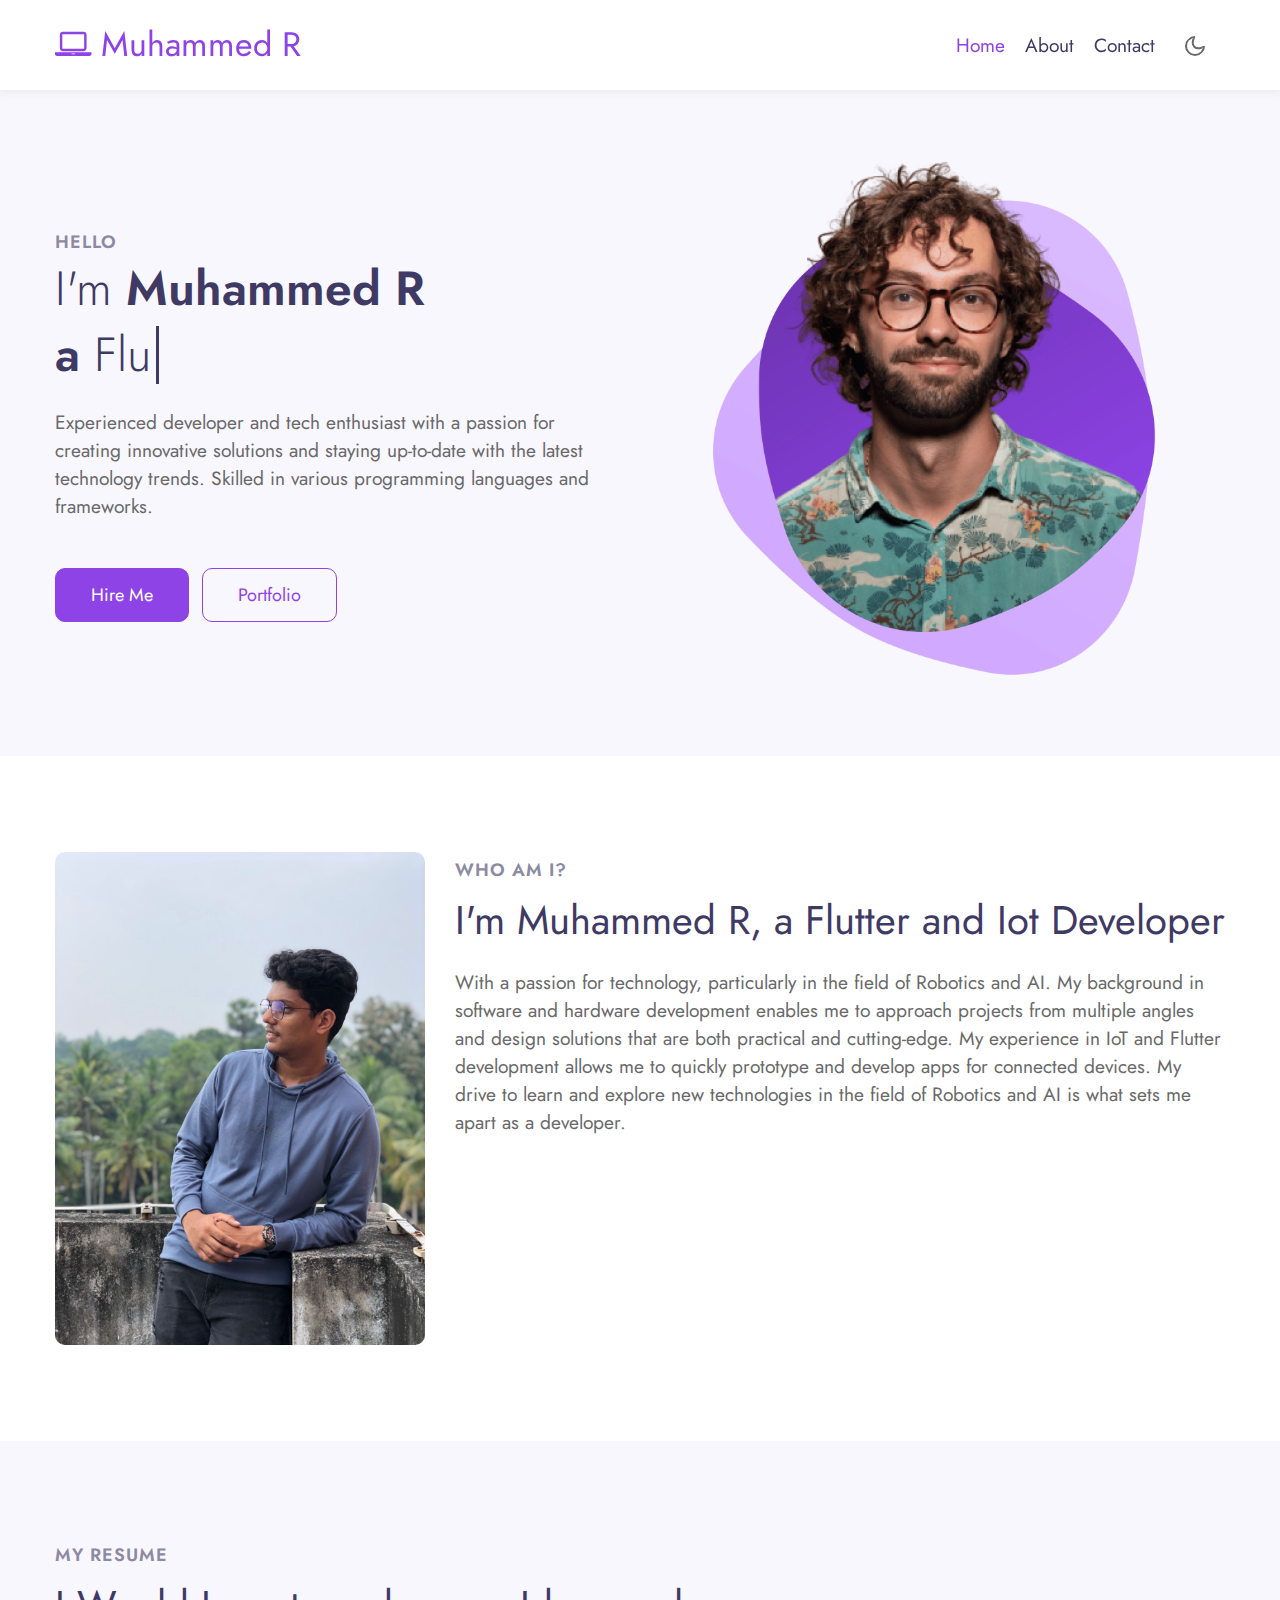
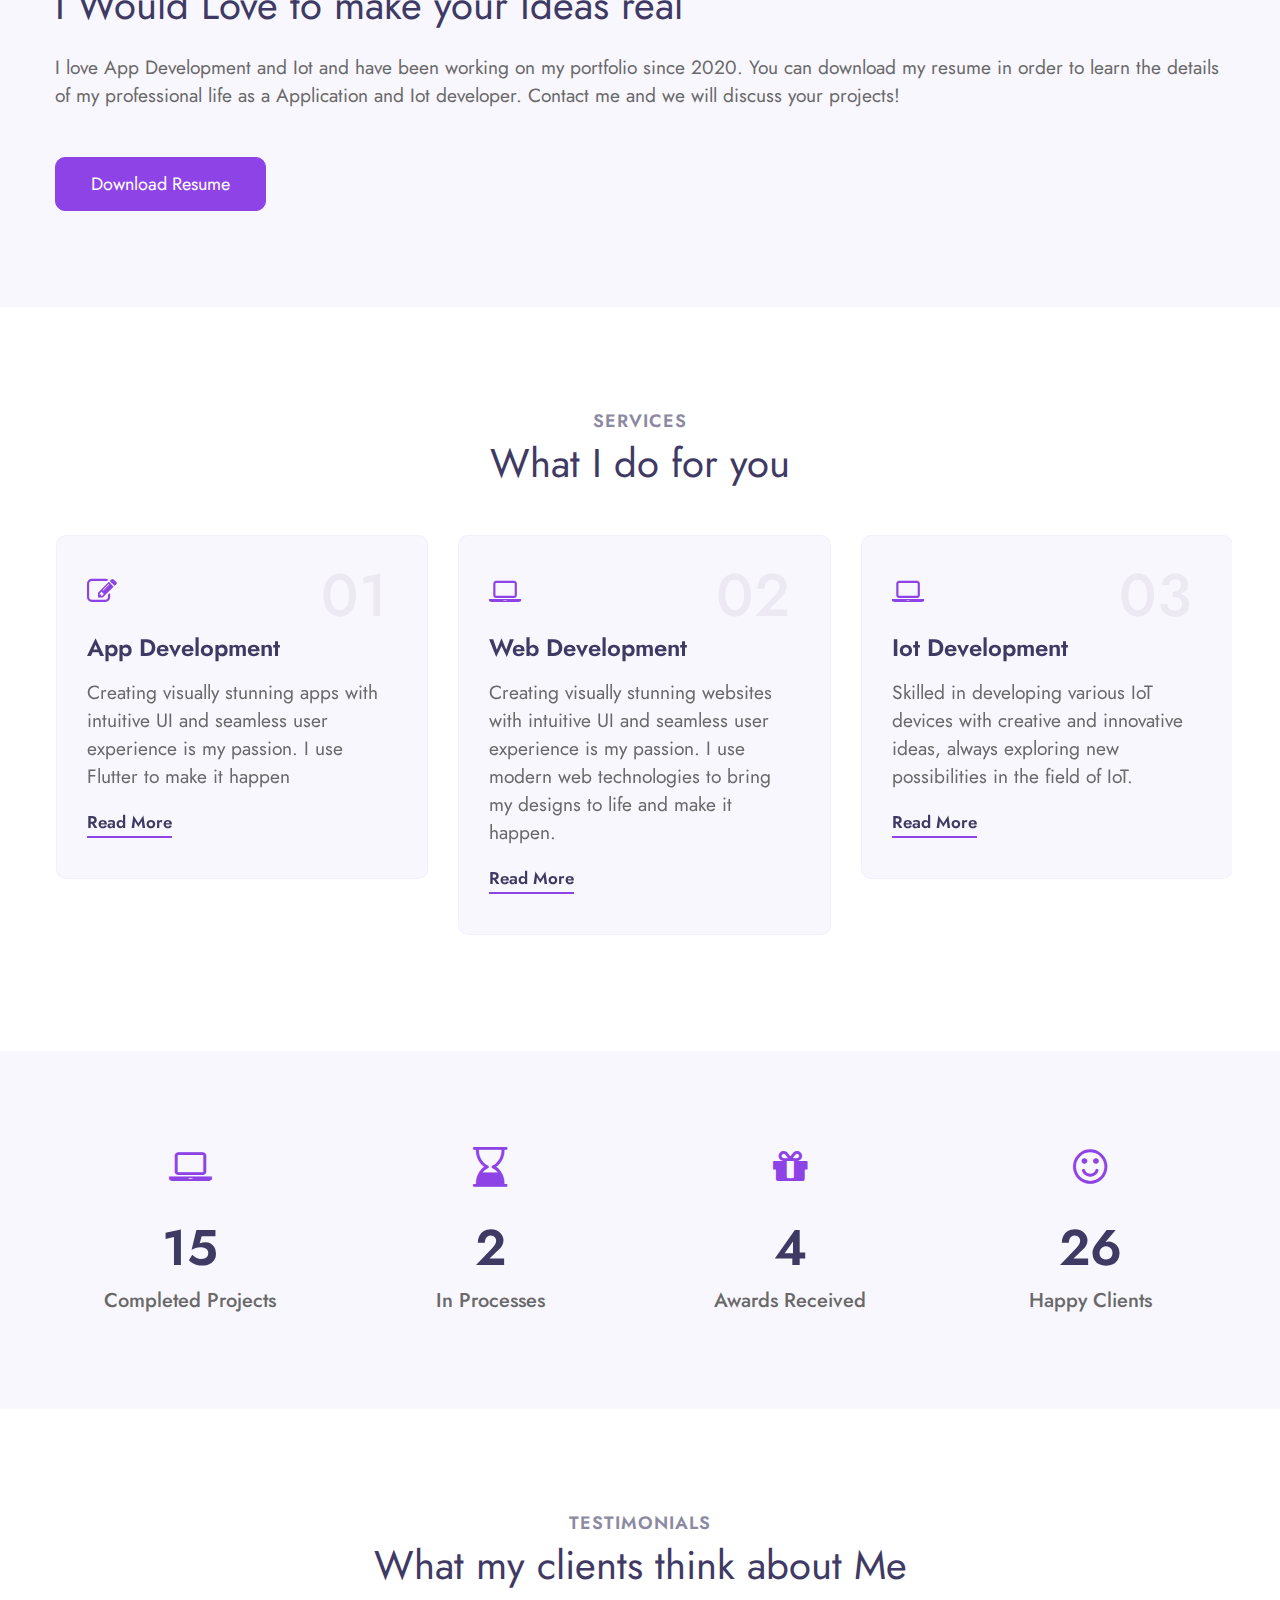
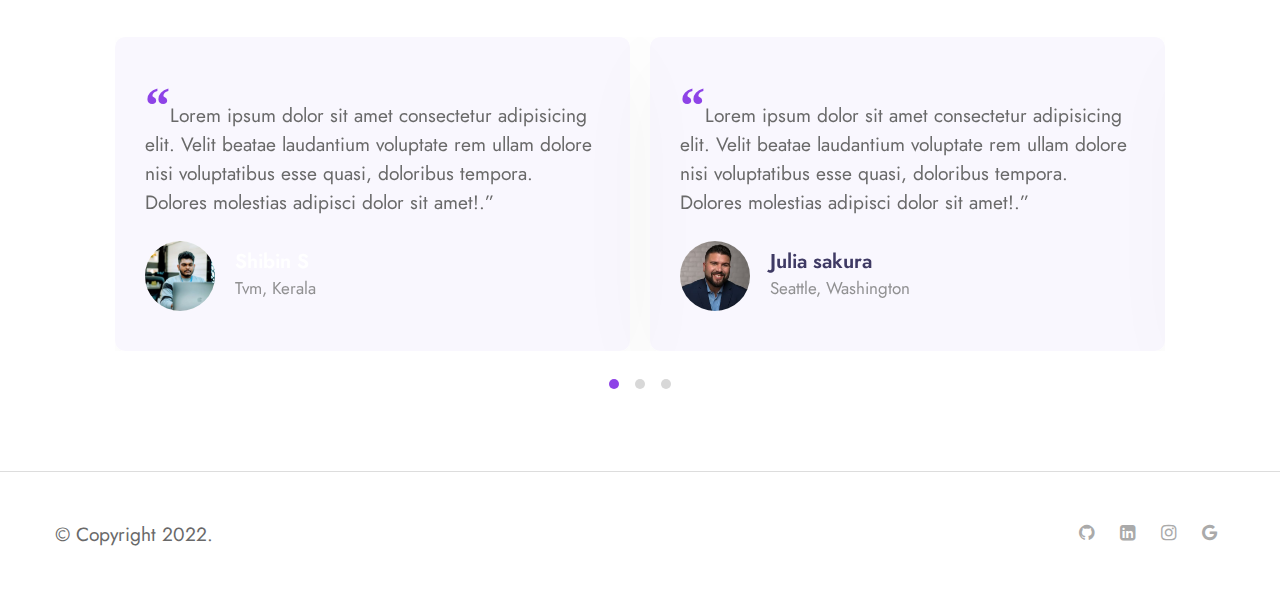
<file: index.html>
<!doctype html>
<html lang="en">

<head>
  <!-- Required meta tags -->
  <meta charset="utf-8">
  <meta name="viewport" content="width=device-width, initial-scale=1, shrink-to-fit=no">

  <title>Muhammed R Personal Portfolio</title>

  <!-- google fonts -->  
  <link href="//fonts.googleapis.com/css2?family=Jost:wght@300;400;600&display=swap" rel="stylesheet">

  <!-- Template CSS -->
  <link rel="stylesheet" href="assets/css/style-starter.css">
</head>

<body>
<!-- header -->
<header id="site-header" class="fixed-top">
  <div class="container">
      <nav class="navbar navbar-expand-lg stroke">
          <a class="navbar-brand" href="index.html">
              <span class="fa fa-laptop"></span> Muhammed R
          </a>
          <!-- if logo is image enable this   
      <a class="navbar-brand" href="#index.html">
          <img src="image-path" alt="Your logo" title="Your logo" style="height:35px;" />
      </a> -->
          <button class="navbar-toggler  collapsed bg-gradient" type="button" data-toggle="collapse"
              data-target="#navbarTogglerDemo02" aria-controls="navbarTogglerDemo02" aria-expanded="false"
              aria-label="Toggle navigation">
              <span class="navbar-toggler-icon fa icon-expand fa-bars"></span>
              <span class="navbar-toggler-icon fa icon-close fa-times"></span>
              </span>
          </button>

          <div class="collapse navbar-collapse" id="navbarTogglerDemo02">
              <ul class="navbar-nav ml-auto">
                  <li class="nav-item active">
                      <a class="nav-link" href="index.html">Home <span class="sr-only">(current)</span></a>
                  </li>
                  <li class="nav-item @@about__active">
                      <a class="nav-link" href="about.html">About</a>
                  </li>
                  <li class="nav-item @@contact__active">
                      <a class="nav-link" href="contact.html">Contact</a>
                  </li>
              </ul>
          </div>
          <!-- toggle switch for light and dark theme -->
          <div class="mobile-position">
              <nav class="navigation">
                  <div class="theme-switch-wrapper">
                      <label class="theme-switch" for="checkbox">
                          <input type="checkbox" id="checkbox">
                          <div class="mode-container">
                              <i class="gg-sun"></i>
                              <i class="gg-moon"></i>
                          </div>
                      </label>
                  </div>
              </nav>
          </div>
          <!-- //toggle switch for light and dark theme -->
      </nav>
  </div>
</header>
<!-- //header -->

<!-- banner section -->
<section id="home" class="w3l-banner py-5">
    <div class="container">
        <div class="row align-items-center">
            <div class="col-lg-6 col-sm-12 mt-lg-0 mt-4">
                <span class="title-small">Hello</span>
                <h1 class="mb-2 title"> <span>I'm</span> Muhammed R </h1>
                <h1 class="mb-4 title"> a <span class="typed-text"></span><span class="cursor">&nbsp</span></h1>
                <p>Experienced developer and tech enthusiast with a passion for creating innovative solutions and staying up-to-date with
                the latest technology trends. Skilled in various programming languages and frameworks.</p>
                <div class="mt-sm-5 mt-4">
                    <a class="btn btn-primary btn-style mr-2" href="contact.html"> Hire Me </a>
                    <a class="btn btn-outline-primary btn-style mr-2" href="#"> Portfolio </a>
                </div>
            </div>
            <div class="col-lg-6 col-md-8 col-sm-10 mt-lg-0 mt-4">
                <div class="img-effect text-lg-center">
                    <img src="assets/images/photo.png" alt="myphoto" class="img-fluid">
                </div>
            </div>
        </div>
    </div>
</section>
<!-- //banner section -->

<!-- home page about section -->
<section class="w3l-index3" id="about">
    <div class="midd-w3 py-5">
        <div class="container py-lg-5 py-md-3">
            <div class="row">
                <div class="col-lg-4">
                    <div class="position-relative">
                        <img src="assets/images/myphoto.jpg" alt="" class="radius-image img-fluid">
                    </div>
                </div>
                <div class="col-lg-8 mt-lg-0 mt-5">
                    <h5 class="title-small mb-2">Who am i?</h5>
                    <h3 class="title-big">I'm Muhammed R, a Flutter and Iot Developer</h3>
                    <p class="mt-4">With a passion for technology, particularly in the field of Robotics and AI. My
                    background in software and hardware development enables me to approach projects from multiple angles and design
                    solutions that are both practical and cutting-edge. My experience in IoT and Flutter development allows me to quickly
                    prototype and develop apps for connected devices. My drive to learn and explore new technologies in the field of
                    Robotics and AI is what sets me apart as a developer.
</p>
                    
                </div>
            </div>
        </div>
    </div>
</section>
<!-- //home page about section -->

<!-- home page second section -->
<div class="py-5 w3l-resume">
    <div class="container py-lg-5 py-3">
        <h5 class="title-small mb-2"> My resume</h5>
        <h3 class="title-big mb-4">I Would Love to make your Ideas real </h3>
        <p>I love App Development and Iot and have been working on my portfolio since 2020. You can download my
            resume in order to learn the details of my professional life as a Application and Iot developer. Contact me and
            we will discuss your projects!</p>
        <div class="mt-5">
            <a href="#download" class="btn btn-style btn-primary">Download resume</a>
        </div>
    </div>
</div>
<!-- //home page second section -->

<!-- home page services section -->
<section class="w3l-services">
    <div class="blog py-5" id="services">
        <div class="container py-lg-5">
            <h5 class="title-small text-center">Services</h5>
            <h3 class="title-big text-center mb-sm-5 mb-4">What I do for you</h3>
            <div class="row">
                <div class="col-md-12 mx-auto pr-2">
                    <div class="owl-two owl-carousel owl-theme">
                        <div class="item">
                            <div class="card">
                                <div class="box-wrap">
                                    <div class="icon">
                                        <span class="fa fa-pencil-square-o"></span>
                                    </div>
                                    <h4 class="number">01</h4>
                                    <h4><a href="#url">App Development</a></h4>
                                    <p>Creating visually stunning apps with intuitive UI and seamless user experience is my passion. I use Flutter to make it
                                    happen</p>
                                    <a href="#read" class="read">Read more</a>
                                </div>
                            </div>
                        </div>

                        <div class="item">
                            <div class="card">
                                <div class="box-wrap">
                                    <div class="icon">
                                      <span class="fa fa-laptop"></span>
                                    </div>
                                    <h4 class="number">02</h4>
                                    <h4><a href="#url">Web Development</a></h4>
                                    <p>Creating visually stunning websites with intuitive UI and seamless user experience is my passion. I use modern web
                                    technologies to bring my designs to life and make it happen.</p>
                                      <a href="#read" class="read">Read more</a>
                                  </div>
                            </div>
                        </div>

                       

                        <div class="item">
                            <div class="card">
                                <div class="box-wrap">
                                    <div class="icon">
                                      <span class="fa fa-laptop"></span>
                                    </div>
                                    <h4 class="number">03</h4>
                                    <h4><a href="#url">Iot Development</a></h4>
                                    <p>Skilled in developing various IoT devices with creative and innovative ideas, always exploring new possibilities in the
                                    field of IoT.</p>
                                      <a href="#read" class="read">Read more</a>
                                  </div>
                            </div>
                        </div>

                        
                    </div>
                </div>
            </div>
            
        </div>
    </div>
</section>
<!-- //home page services section -->

<!-- stats -->
<section class="w3l-stats py-lg-5 py-4" id="stats">
    <div class="gallery-inner container py-md-5 py-4">
        <div class="row stats-con">
            <div class="col-sm-3 col-6 stats_info counter_grid">
                <span class="fa fa-laptop"></span>
                <p class="counter">15</p>
                <h4>Completed projects</h4>
            </div>
            <div class="col-sm-3 col-6 stats_info counter_grid1">
                <span class="fa fa-hourglass-end"></span>
                <p class="counter">2</p>
                <h4>In processes</h4>
            </div>
            <div class="col-sm-3 col-6 stats_info counter_grid mt-sm-0 mt-5">
                <span class="fa fa-gift"></span>
                <p class="counter">4</p>
                <h4>Awards Received</h4>
            </div>
            <div class="col-sm-3 col-6 stats_info counter_grid2 mt-sm-0 mt-5">
                <span class="fa fa-smile-o"></span>
                <p class="counter">26</p>
                <h4>Happy Clients</h4>
            </div>
        </div>
    </div>
</section>
<!-- //stats -->
<!-- testimonials -->
<section class="w3l-clients" id="clients">
    <!-- /grids -->
    <div class="cusrtomer-layout py-5">
        <div class="container py-lg-5 py-md-4">
            <div class="heading text-center mx-auto">
                <h6 class="title-small text-center">Testimonials</h6>
                <h3 class="title-big mb-md-5 mb-4">What my clients think about Me </h3>
            </div>
            <!-- /grids -->
            <div class="testimonial-width">
                <div id="owl-demo1" class="owl-carousel owl-theme mb-4">
                    <div class="item">
                        <div class="testimonial-content">
                            <div class="testimonial">
                                <blockquote>
                                    <q>Lorem ipsum dolor sit amet consectetur adipisicing elit. Velit beatae laudantium
                                        voluptate rem ullam dolore nisi voluptatibus esse quasi, doloribus tempora.
                                        Dolores molestias adipisci dolor sit amet!.</q>
                                </blockquote>
                                <div class="testi-des">
                                    <div class="test-img"><img src="assets/images/team1.jpeg" class="img-fluid" alt="client-img">
                                    </div>
                                    <div class="peopl align-self">
                                        <h3><a class="neww"href="https://www.linkedin.com/in/shibin-s-1456a416b/"> Shibin S</a></h3>
                                        <p class="indentity">Tvm, Kerala</p>
                                    </div>
                                </div>
                            </div>
                        </div>
                    </div>
                    <div class="item">
                        <div class="testimonial-content">
                            <div class="testimonial">
                                <blockquote>
                                    <q>Lorem ipsum dolor sit amet consectetur adipisicing elit. Velit beatae laudantium
                                        voluptate rem ullam dolore nisi voluptatibus esse quasi, doloribus tempora.
                                        Dolores molestias adipisci dolor sit amet!.</q>
                                </blockquote>
                                <div class="testi-des">
                                    <div class="test-img"><img src="assets/images/team2.jpg" class="img-fluid" alt="client-img">
                                    </div>
                                    <div class="peopl align-self">
                                        <h3>Julia sakura</h3>
                                        <p class="indentity">Seattle, Washington</p>
                                    </div>
                                </div>
                            </div>
                        </div>
                    </div>
                    <div class="item">
                        <div class="testimonial-content">
                            <div class="testimonial">
                                <blockquote>
                                    <q>Lorem ipsum dolor sit amet consectetur adipisicing elit. Velit beatae laudantium
                                        voluptate rem ullam dolore nisi voluptatibus esse quasi, doloribus tempora.
                                        Dolores molestias adipisci dolor sit amet!.</q>
                                </blockquote>
                                <div class="testi-des">
                                    <div class="test-img"><img src="assets/images/team3.jpg" class="img-fluid" alt="client-img">
                                    </div>
                                    <div class="peopl align-self">
                                        <h3>Roy Linderson</h3>
                                        <p class="indentity">Seattle, Washington</p>
                                    </div>
                                </div>
                            </div>
                        </div>
                    </div>
                    <div class="item">
                        <div class="testimonial-content">
                            <div class="testimonial">
                                <blockquote>
                                    <q>Lorem ipsum dolor sit amet consectetur adipisicing elit. Velit beatae laudantium
                                        voluptate rem ullam dolore nisi voluptatibus esse quasi, doloribus tempora.
                                        Dolores molestias adipisci dolor sit amet!.</q>
                                </blockquote>
                                <div class="testi-des">
                                    <div class="test-img"><img src="assets/images/team4.jpg" class="img-fluid" alt="client-img">
                                    </div>
                                    <div class="peopl align-self">
                                        <h3>Mike Thyson</h3>
                                        <p class="indentity">Seattle, Washington</p>
                                    </div>
                                </div>
                            </div>
                        </div>
                    </div>
                    <div class="item">
                        <div class="testimonial-content">
                            <div class="testimonial">
                                <blockquote>
                                    <q>Lorem ipsum dolor sit amet consectetur adipisicing elit. Velit beatae laudantium
                                        voluptate rem ullam dolore nisi voluptatibus esse quasi, doloribus tempora.
                                        Dolores molestias adipisci dolor sit amet!.</q>
                                </blockquote>
                                <div class="testi-des">
                                    <div class="test-img"><img src="assets/images/team2.jpg" class="img-fluid" alt="client-img">
                                    </div>
                                    <div class="peopl align-self">
                                        <h3>Laura gill</h3>
                                        <p class="indentity">Seattle, Washington</p>
                                    </div>
                                </div>
                            </div>
                        </div>
                    </div>
                    <div class="item">
                        <div class="testimonial-content">
                            <div class="testimonial">
                                <blockquote>
                                    <q>Lorem ipsum dolor sit amet consectetur adipisicing elit. Velit beatae laudantium
                                        voluptate rem ullam dolore nisi voluptatibus esse quasi, doloribus tempora.
                                        Dolores molestias adipisci dolor sit amet!.</q>
                                </blockquote>
                                <div class="testi-des">
                                    <div class="test-img"><img src="assets/images/team3.jpg" class="img-fluid" alt="client-img">
                                    </div>
                                    <div class="peopl align-self">
                                        <h3>Smith Johnson</h3>
                                        <p class="indentity">Seattle, Washington</p>
                                    </div>
                                </div>
                            </div>
                        </div>
                    </div>
                </div>
            </div>
        </div>
        <!-- /grids -->
    </div>
    <!-- //grids -->
</section>
<!-- //testimonials -->

<!-- Footer -->
<section class="w3l-footer py-sm-5 py-4">
  <div class="container">
    <div class="footer-content">
      <div class="row">
        <div class="col-lg-8 footer-left">
          <p class="m-0"> © Copyright 2022.</p>
        </div>
        <div class="col-lg-4 footer-right text-lg-right text-center mt-lg-0 mt-3">
          <ul class="social m-0 p-0">
            <li><a href="https://github.com/muhammedr7025"><span class="fa fa-github"></span></a></li>
            <li><a href="https://www.linkedin.com/in/muhammed-r"><span class="fa fa-linkedin-square"></span></a></li>
            <li><a href="https://www.instagram.com/muhammed._.r/"><span class="fa fa-instagram"></span></a></li>
            <li><a href="https://g.dev/muhammedr"><span class="fa fa-google"></span></a></li>
          </ul>
        </div>
      </div>
    </div>
  </div>

  <!-- move top -->
  <button onclick="topFunction()" id="movetop" title="Go to top">
    <span class="fa fa-angle-up"></span>
  </button>
  <script>
    // When the user scrolls down 20px from the top of the document, show the button
    window.onscroll = function () {
      scrollFunction()
    };

    function scrollFunction() {
      if (document.body.scrollTop > 20 || document.documentElement.scrollTop > 20) {
        document.getElementById("movetop").style.display = "block";
      } else {
        document.getElementById("movetop").style.display = "none";
      }
    }

    // When the user clicks on the button, scroll to the top of the document
    function topFunction() {
      document.body.scrollTop = 0;
      document.documentElement.scrollTop = 0;
    }
  </script>
  <!-- /move top -->
</section>
<!-- //Footer -->

<!-- all js scripts and files here -->

<script src="assets/js/theme-change.js"></script><!-- theme switch js (light and dark)-->

<script src="assets/js/jquery-3.3.1.min.js"></script><!-- default jQuery -->

<!-- /typig-text-->
<script>
  const typedTextSpan = document.querySelector(".typed-text");
  const cursorSpan = document.querySelector(".cursor");

  const textArray = ["Flutter Developer", "Freelancer", "Web developer"];
  const typingDelay = 200;
  const erasingDelay = 10;
  const newTextDelay = 100; // Delay between current and next text
  let textArrayIndex = 0;
  let charIndex = 0;

  function type() {
    if (charIndex < textArray[textArrayIndex].length) {
      if (!cursorSpan.classList.contains("typing")) cursorSpan.classList.add("typing");
      typedTextSpan.textContent += textArray[textArrayIndex].charAt(charIndex);
      charIndex++;
      setTimeout(type, typingDelay);
    } else {
      cursorSpan.classList.remove("typing");
      setTimeout(erase, newTextDelay);
    }
  }

  function erase() {
    if (charIndex > 0) {
      // add class 'typing' if there's none
      if (!cursorSpan.classList.contains("typing")) {
        cursorSpan.classList.add("typing");
      }
      typedTextSpan.textContent = textArray[textArrayIndex].substring(0, 0);
      charIndex--;
      setTimeout(erase, erasingDelay);
    } else {
      cursorSpan.classList.remove("typing");
      textArrayIndex++;
      if (textArrayIndex >= textArray.length) textArrayIndex = 0;
      setTimeout(type, typingDelay);
    }
  }

  document.addEventListener("DOMContentLoaded", function () { // On DOM Load initiate the effect
    if (textArray.length) setTimeout(type, newTextDelay + 250);
  });
</script>
<!-- //typig-text-->

<!-- services owlcarousel -->
<script src="assets/js/owl.carousel.js"></script>

<!-- script for services -->
<script>
  $(document).ready(function () {
    $('.owl-two').owlCarousel({
      loop: true,
      margin: 30,
      nav: false,
      responsiveClass: true,
      autoplay: false,
      autoplayTimeout: 5000,
      autoplaySpeed: 1000,
      autoplayHoverPause: false,
      responsive: {
        0: {
          items: 1,
          nav: false
        },
        480: {
          items: 1,
          nav: false
        },
        700: {
          items: 1,
          nav: false
        },
        1090: {
          items: 3,
          nav: false
        }
      }
    })
  })
</script>
<!-- //script for services -->

<!-- script for tesimonials carousel slider -->
<script>
  $(document).ready(function () {
    $("#owl-demo1").owlCarousel({
      loop: true,
      margin: 20,
      nav: false,
      responsiveClass: true,
      responsive: {
        0: {
          items: 1,
          nav: false
        },
        736: {
          items: 1,
          nav: false
        },
        1000: {
          items: 2,
          nav: false,
          loop: false
        }
      }
    })
  })
</script>
<!-- //script for tesimonials carousel slider -->

<!-- video popup -->
<script src="assets/js/jquery.magnific-popup.min.js"></script>
<script>
  $(document).ready(function () {
    $('.popup-with-zoom-anim').magnificPopup({
      type: 'inline',

      fixedContentPos: false,
      fixedBgPos: true,

      overflowY: 'auto',

      closeBtnInside: true,
      preloader: false,

      midClick: true,
      removalDelay: 300,
      mainClass: 'my-mfp-zoom-in'
    });

    $('.popup-with-move-anim').magnificPopup({
      type: 'inline',

      fixedContentPos: false,
      fixedBgPos: true,

      overflowY: 'auto',

      closeBtnInside: true,
      preloader: false,

      midClick: true,
      removalDelay: 300,
      mainClass: 'my-mfp-slide-bottom'
    });
  });
</script>
<!-- //video popup -->

<!-- stats number counter-->
<script src="assets/js/jquery.waypoints.min.js"></script>
<script src="assets/js/jquery.countup.js"></script>
<script>
  $('.counter').countUp();
</script>
<!-- //stats number counter -->

<!-- disable body scroll which navbar is in active -->
<script>
  $(function () {
    $('.navbar-toggler').click(function () {
      $('body').toggleClass('noscroll');
    })
  });
</script>
<!-- disable body scroll which navbar is in active -->

<!--/MENU-JS-->
<script>
  $(window).on("scroll", function () {
    var scroll = $(window).scrollTop();

    if (scroll >= 80) {
      $("#site-header").addClass("nav-fixed");
    } else {
      $("#site-header").removeClass("nav-fixed");
    }
  });

  //Main navigation Active Class Add Remove
  $(".navbar-toggler").on("click", function () {
    $("header").toggleClass("active");
  });
  $(document).on("ready", function () {
    if ($(window).width() > 991) {
      $("header").removeClass("active");
    }
    $(window).on("resize", function () {
      if ($(window).width() > 991) {
        $("header").removeClass("active");
      }
    });
  });
</script>
<!--//MENU-JS-->

<!-- bootstrap js -->
<script src="assets/js/bootstrap.min.js"></script>

</body>

</html>
</file>
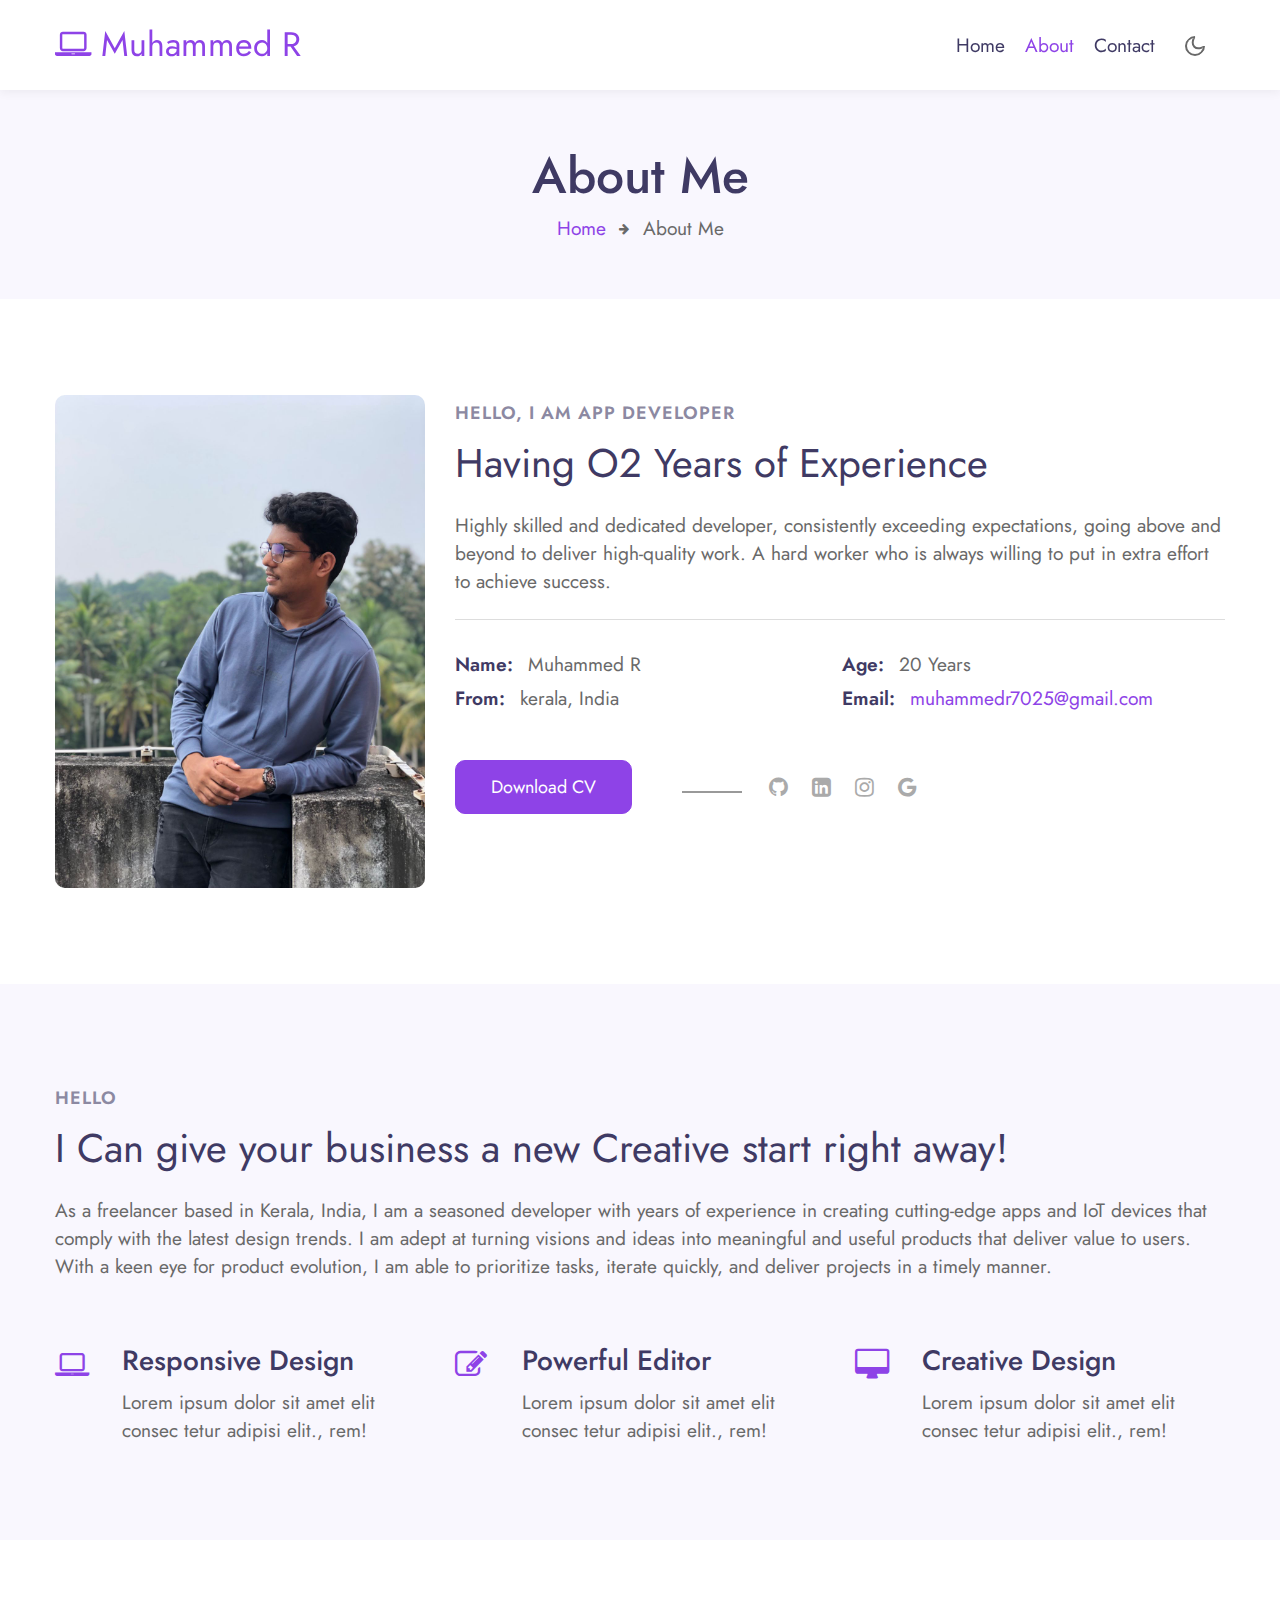
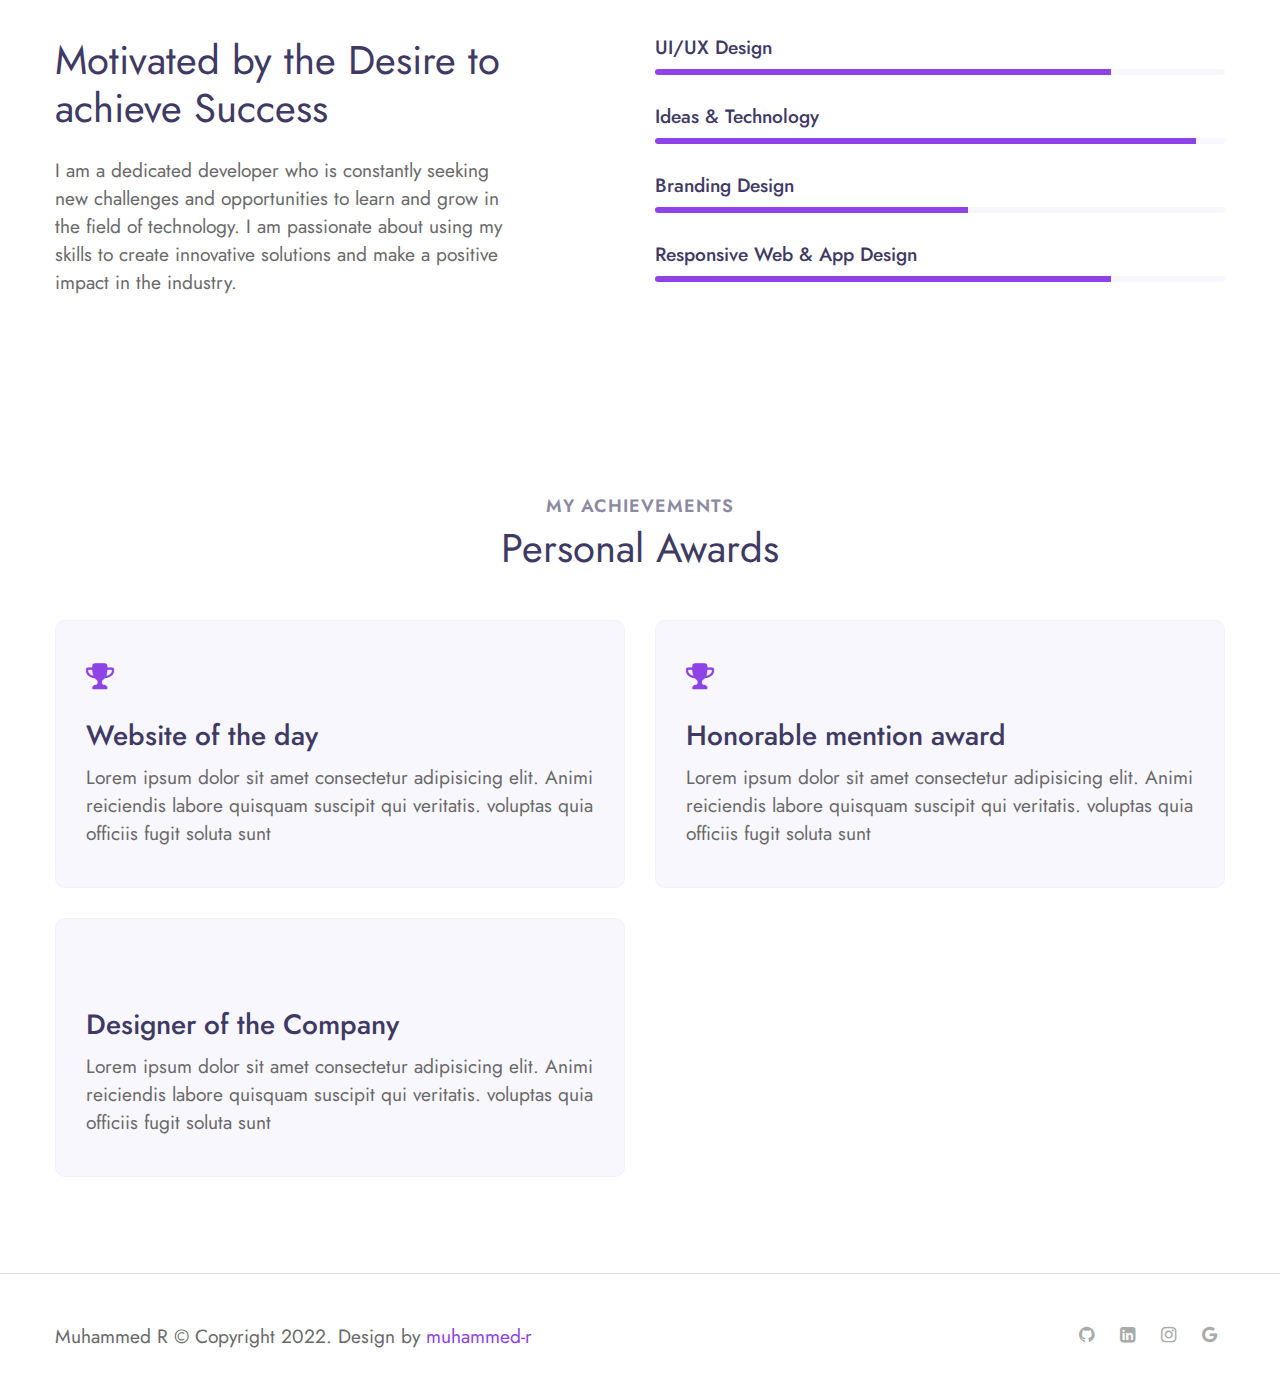
<file: about.html>
<!doctype html>
<html lang="en">

<head>
  <!-- Required meta tags -->
  <meta charset="utf-8">
  <meta name="viewport" content="width=device-width, initial-scale=1, shrink-to-fit=no">

  <title>Muhammed r Personal Portfolio | About</title>

  <!-- google fonts -->  
  <link href="//fonts.googleapis.com/css2?family=Jost:wght@300;400;600&display=swap" rel="stylesheet">

  <!-- Template CSS -->
  <link rel="stylesheet" href="assets/css/style-starter.css">
</head>

<body>
<!-- header -->
<header id="site-header" class="fixed-top">
  <div class="container">
      <nav class="navbar navbar-expand-lg stroke">
          <a class="navbar-brand" href="index.html">
              <span class="fa fa-laptop"></span> Muhammed R
          </a>
          <!-- if logo is image enable this   
      <a class="navbar-brand" href="#index.html">
          <img src="image-path" alt="Your logo" title="Your logo" style="height:35px;" />
      </a> -->
          <button class="navbar-toggler  collapsed bg-gradient" type="button" data-toggle="collapse"
              data-target="#navbarTogglerDemo02" aria-controls="navbarTogglerDemo02" aria-expanded="false"
              aria-label="Toggle navigation">
              <span class="navbar-toggler-icon fa icon-expand fa-bars"></span>
              <span class="navbar-toggler-icon fa icon-close fa-times"></span>
              </span>
          </button>

          <div class="collapse navbar-collapse" id="navbarTogglerDemo02">
              <ul class="navbar-nav ml-auto">
                  <li class="nav-item @@home__active">
                      <a class="nav-link" href="index.html">Home <span class="sr-only">(current)</span></a>
                  </li>
                  <li class="nav-item active">
                      <a class="nav-link" href="about.html">About</a>
                  </li>
                  <li class="nav-item @@contact__active">
                      <a class="nav-link" href="contact.html">Contact</a>
                  </li>
              </ul>
          </div>
          <!-- toggle switch for light and dark theme -->
          <div class="mobile-position">
              <nav class="navigation">
                  <div class="theme-switch-wrapper">
                      <label class="theme-switch" for="checkbox">
                          <input type="checkbox" id="checkbox">
                          <div class="mode-container">
                              <i class="gg-sun"></i>
                              <i class="gg-moon"></i>
                          </div>
                      </label>
                  </div>
              </nav>
          </div>
          <!-- //toggle switch for light and dark theme -->
      </nav>
  </div>
</header>
<!-- //header -->

<!-- about breadcrumb -->
<section class="w3l-about-breadcrumb text-center">
    <div class="breadcrumb-bg breadcrumb-bg-about py-sm-5 py-4">
        <div class="container py-2">
            <h2 class="title">About Me</h2>
            <ul class="breadcrumbs-custom-path mt-2">
                <li><a href="#url">Home</a></li>
                <li class="active"><span class="fa fa-arrow-right mx-2" aria-hidden="true"></span> About Me </li>
            </ul>
        </div>
    </div>
</section>
<!-- //about breadcrumb -->

<!-- about page about section -->
<section class="w3l-aboutblock1" id="about">
    <div class="midd-w3 py-5">
        <div class="container py-lg-5 py-md-3">
            <div class="row">
                <div class="col-lg-4">
                    <div class="position-relative">
                        <img src="assets/images/myphoto.jpg" alt="" class="radius-image img-fluid">
                    </div>
                </div>
                <div class="col-lg-8 mt-lg-0 mt-5">
                    <h5 class="title-small mb-2">Hello, I am App Developer</h5>
                    <h3 class="title-big">Having O2 Years of Experience</h3>
                    <p class="mt-4">Highly skilled and dedicated developer, consistently exceeding expectations, going above and beyond to deliver
                    high-quality work. A hard worker who is always willing to put in extra effort to achieve success.</p>
                    <div class="my-info mt-4">
                        <div class="single-info"><span>Name:</span>
                            <p>Muhammed R</p>
                        </div>
                        <div class="single-info"><span>Age:</span>
                            <p>20 Years</p>
                        </div>
                        <div class="single-info"><span>From:</span>
                            <p>kerala, India</p>
                        </div>
                        <div class="single-info"><span>Email:</span>
                            <p><a href="mailto:muhammedr7025@gmail.com">muhammedr7025@gmail.com</a></p>
                        </div>
                    </div>
                    <div class="my-social mt-lg-5 mt-4">
                        <a href="#download" class="btn btn-style btn-primary">Download CV</a>
                        <ul class="social m-0 p-0">
                          <li><a href="https://github.com/muhammedr7025"><span class="fa fa-github"></span></a></li>
                          <li><a href="https://www.linkedin.com/in/muhammed-r"><span class="fa fa-linkedin-square"></span></a></li>
                          <li><a href="https://www.instagram.com/muhammed._.r/"><span class="fa fa-instagram"></span></a></li>
                          <li><a href="https://g.dev/muhammedr"><span class="fa fa-google"></span></a></li>
                          </ul>
                    </div>
                </div>
            </div>
        </div>
    </div>
</section>
<!-- //about page about section -->

<!-- about page second section -->
<div class="py-5 w3l-resume">
    <div class="container py-lg-5 py-3">
        <h5 class="title-small mb-2"> Hello</h5>
        <h3 class="title-big mb-4">I Can give your business a new Creative start right away! </h3>
        <p>As a freelancer based in Kerala, India, I am a seasoned developer with years of experience in creating cutting-edge apps
        and IoT devices that comply with the latest design trends. I am adept at turning visions and ideas into meaningful and
        useful products that deliver value to users. With a keen eye for product evolution, I am able to prioritize tasks,
        iterate quickly, and deliver projects in a timely manner.</p>
        <div class="row features-w3pvt-main mt-5 pt-md-3" id="features">
            <div class="col-lg-4 col-md-6 feature-gird">
                <div class="row features-hny-inner-gd">
                    <div class="col-md-2 col-2 featured_grid_left">
                        <div class="icon_left_grid">
                            <span class="fa fa-laptop" aria-hidden="true"></span>
                        </div>
                    </div>
                    <div class="col-md-10 col-10 featured_grid_right_info">
                        <h4><a class="link-hny" href="#url">Responsive Design </a></h4>
                        <p>Lorem ipsum dolor sit amet elit consec tetur adipisi elit., rem!</p>
                    </div>
                </div>
            </div>
            <div class="col-lg-4 col-md-6 feature-gird mt-md-0 mt-4">
                <div class="row features-hny-inner-gd">
                    <div class="col-md-2 col-2 featured_grid_left">
                        <div class="icon_left_grid">
                            <span class="fa fa-pencil-square-o" aria-hidden="true"></span>
                        </div>
                    </div>
                    <div class="col-md-10 col-10 featured_grid_right_info">
                        <h4><a class="link-hny" href="#url">Powerful Editor </a></h4>
                        <p>Lorem ipsum dolor sit amet elit consec tetur adipisi elit., rem!</p>
                    </div>
                </div>
            </div>
            <div class="col-lg-4 col-md-6 feature-gird mt-lg-0 mt-md-5 mt-4">
                <div class="row features-hny-inner-gd">
                    <div class="col-md-2 col-2 featured_grid_left">
                        <div class="icon_left_grid">
                            <span class="fa fa-desktop" aria-hidden="true"></span>
                        </div>
                    </div>
                    <div class="col-md-10 col-10 featured_grid_right_info">
                        <h4><a class="link-hny" href="#url">Creative Design </a></h4>
                        <p>Lorem ipsum dolor sit amet elit consec tetur adipisi elit., rem!</p>
                    </div>
                </div>
            </div>

        </div>
    </div>
</div>
<!-- //about page about section -->

<!-- about page third section -->
<section class="w3l-content-6 py-5">
    <div class="content-6-mian py-lg-5 py-md-4">
        <div class="container">
            <div class="content-info-in row">
                <div class="content-gd col-lg-5">
                    <h3 class="title-big mb-4">Motivated by the Desire to achieve Success</h3>
                    <p>I am a dedicated developer who is constantly seeking new challenges and opportunities to learn and grow in the field of
                    technology. I am passionate about using my skills to create innovative solutions and make a positive impact in the
                    industry.
                    </p>
                </div>
                <div class="content-gd col-lg-6 offset-lg-1">
                    <div class="progress-info">
                        <h6 class="progress-tittle">UI/UX Design</h6>
                        <div class="progress">
                            <div class="progress-bar progress-bar-striped" role="progressbar" style="width: 80%"
                                aria-valuenow="80" aria-valuemin="0" aria-valuemax="100">
                            </div>
                        </div>
                    </div>
                    <div class="progress-info">
                        <h6 class="progress-tittle">Ideas & Technology
                        </h6>
                        <div class="progress">
                            <div class="progress-bar progress-bar-striped" role="progressbar" style="width: 95%"
                                aria-valuenow="95" aria-valuemin="0" aria-valuemax="100">
                            </div>
                        </div>
                    </div>
                    <div class="progress-info">
                        <h6 class="progress-tittle">Branding Design</h6>
                        <div class="progress">
                            <div class="progress-bar progress-bar-striped" role="progressbar" style="width: 55%"
                                aria-valuenow="55" aria-valuemin="0" aria-valuemax="100">
                            </div>
                        </div>
                    </div>
                    <div class="progress-info mb-0">
                        <h6 class="progress-tittle">Responsive Web & App Design</h6>
                        <div class="progress">
                            <div class="progress-bar progress-bar-striped" role="progressbar" style="width: 80%"
                                aria-valuenow="80" aria-valuemin="0" aria-valuemax="100">
                            </div>
                        </div>
                    </div>
                </div>
            </div>
        </div>
    </div>
</section>
<!-- about page third section -->



<!-- achievements block -->
<section class="w3l-services">
    <div class="w3l-achievements py-5" id="services">
        <div class="container py-lg-5">
            <h5 class="title-small text-center">My achievements</h5>
            <h3 class="title-big text-center mb-sm-5 mb-4">Personal Awards</h3>
            <div class="row">
                <div class="col-lg-6 item">
                    <div class="card">
                        <div class="box-wrap">
                            <div class="icon">
                                <span class="fa fa-trophy"></span>
                            </div>
                            <h4><a href="https://www.instagram.com/p/CljUOl7Mftk/?utm_source=ig_web_copy_link">Website of the day</a></h4>
                            <p>Lorem ipsum dolor sit amet consectetur adipisicing elit. Animi reiciendis labore quisquam
                                suscipit qui veritatis. voluptas quia officiis fugit soluta sunt</p>
                        </div>
                    </div>
                </div>

                

                <div class="col-lg-6 item">
                    <div class="card">
                        <div class="box-wrap mb-lg-0">
                            <div class="icon">
                                <span class="fa fa-trophy"></span>
                            </div>
                            <h4><a href="https://www.instagram.com/p/Clz11rcojaW/?utm_source=ig_web_copy_link">Honorable mention award</a></h4>
                            <p>Lorem ipsum dolor sit amet consectetur adipisicing elit. Animi reiciendis labore quisquam
                                suscipit qui veritatis. voluptas quia officiis fugit soluta sunt</p>
                        </div>
                    </div>
                </div>

                <div class="col-lg-6 item">
                    <div class="card">
                        <div class="box-wrap mb-0">
                            <div class="icon">
                                <span class="fas fa-certificate"></span>
                            </div>
                            <h4><a href="#url">Designer of the Company</a></h4>
                            <p>Lorem ipsum dolor sit amet consectetur adipisicing elit. Animi reiciendis labore quisquam
                                suscipit qui veritatis. voluptas quia officiis fugit soluta sunt</p>
                        </div>
                    </div>
                </div>

            </div>
        </div>
    </div>
</section>
<!-- //achievements block -->

<!-- Footer -->
<section class="w3l-footer py-sm-5 py-4">
  <div class="container">
    <div class="footer-content">
      <div class="row">
        <div class="col-lg-8 footer-left">
          <p class="m-0">Muhammed R © Copyright 2022. Design by <a href="https://www.instagram.com/muhammed._.r/">muhammed-r</a></p>
        </div>
        <div class="col-lg-4 footer-right text-lg-right text-center mt-lg-0 mt-3">
          <ul class="social m-0 p-0">
            <li><a href="https://github.com/muhammedr7025"><span class="fa fa-github"></span></a></li>
            <li><a href="https://www.linkedin.com/in/muhammed-r"><span class="fa fa-linkedin-square"></span></a></li>
            <li><a href="https://www.instagram.com/muhammed._.r/"><span class="fa fa-instagram"></span></a></li>
            <li><a href="https://g.dev/muhammedr"><span class="fa fa-google"></span></a></li>
          </ul>
        </div>
      </div>
    </div>
  </div>

  <!-- move top -->
  <button onclick="topFunction()" id="movetop" title="Go to top">
    <span class="fa fa-angle-up"></span>
  </button>
  <script>
    // When the user scrolls down 20px from the top of the document, show the button
    window.onscroll = function () {
      scrollFunction()
    };

    function scrollFunction() {
      if (document.body.scrollTop > 20 || document.documentElement.scrollTop > 20) {
        document.getElementById("movetop").style.display = "block";
      } else {
        document.getElementById("movetop").style.display = "none";
      }
    }

    // When the user clicks on the button, scroll to the top of the document
    function topFunction() {
      document.body.scrollTop = 0;
      document.documentElement.scrollTop = 0;
    }
  </script>
  <!-- /move top -->
</section>
<!-- //Footer -->

<!-- all js scripts and files here -->

<script src="assets/js/theme-change.js"></script><!-- theme switch js (light and dark)-->

<script src="assets/js/jquery-3.3.1.min.js"></script><!-- default jQuery -->

<!-- /typig-text-->
<script>
  const typedTextSpan = document.querySelector(".typed-text");
  const cursorSpan = document.querySelector(".cursor");

  const textArray = ["UI/UX Designer", "Freelancer", "Web developer"];
  const typingDelay = 200;
  const erasingDelay = 10;
  const newTextDelay = 100; // Delay between current and next text
  let textArrayIndex = 0;
  let charIndex = 0;

  function type() {
    if (charIndex < textArray[textArrayIndex].length) {
      if (!cursorSpan.classList.contains("typing")) cursorSpan.classList.add("typing");
      typedTextSpan.textContent += textArray[textArrayIndex].charAt(charIndex);
      charIndex++;
      setTimeout(type, typingDelay);
    } else {
      cursorSpan.classList.remove("typing");
      setTimeout(erase, newTextDelay);
    }
  }

  function erase() {
    if (charIndex > 0) {
      // add class 'typing' if there's none
      if (!cursorSpan.classList.contains("typing")) {
        cursorSpan.classList.add("typing");
      }
      typedTextSpan.textContent = textArray[textArrayIndex].substring(0, 0);
      charIndex--;
      setTimeout(erase, erasingDelay);
    } else {
      cursorSpan.classList.remove("typing");
      textArrayIndex++;
      if (textArrayIndex >= textArray.length) textArrayIndex = 0;
      setTimeout(type, typingDelay);
    }
  }

  document.addEventListener("DOMContentLoaded", function () { // On DOM Load initiate the effect
    if (textArray.length) setTimeout(type, newTextDelay + 250);
  });
</script>
<!-- //typig-text-->

<!-- services owlcarousel -->
<script src="assets/js/owl.carousel.js"></script>

<!-- script for services -->
<script>
  $(document).ready(function () {
    $('.owl-two').owlCarousel({
      loop: true,
      margin: 30,
      nav: false,
      responsiveClass: true,
      autoplay: false,
      autoplayTimeout: 5000,
      autoplaySpeed: 1000,
      autoplayHoverPause: false,
      responsive: {
        0: {
          items: 1,
          nav: false
        },
        480: {
          items: 1,
          nav: false
        },
        700: {
          items: 1,
          nav: false
        },
        1090: {
          items: 3,
          nav: false
        }
      }
    })
  })
</script>
<!-- //script for services -->

<!-- script for tesimonials carousel slider -->
<script>
  $(document).ready(function () {
    $("#owl-demo1").owlCarousel({
      loop: true,
      margin: 20,
      nav: false,
      responsiveClass: true,
      responsive: {
        0: {
          items: 1,
          nav: false
        },
        736: {
          items: 1,
          nav: false
        },
        1000: {
          items: 2,
          nav: false,
          loop: false
        }
      }
    })
  })
</script>
<!-- //script for tesimonials carousel slider -->

<!-- video popup -->
<script src="assets/js/jquery.magnific-popup.min.js"></script>
<script>
  $(document).ready(function () {
    $('.popup-with-zoom-anim').magnificPopup({
      type: 'inline',

      fixedContentPos: false,
      fixedBgPos: true,

      overflowY: 'auto',

      closeBtnInside: true,
      preloader: false,

      midClick: true,
      removalDelay: 300,
      mainClass: 'my-mfp-zoom-in'
    });

    $('.popup-with-move-anim').magnificPopup({
      type: 'inline',

      fixedContentPos: false,
      fixedBgPos: true,

      overflowY: 'auto',

      closeBtnInside: true,
      preloader: false,

      midClick: true,
      removalDelay: 300,
      mainClass: 'my-mfp-slide-bottom'
    });
  });
</script>
<!-- //video popup -->

<!-- stats number counter-->
<script src="assets/js/jquery.waypoints.min.js"></script>
<script src="assets/js/jquery.countup.js"></script>
<script>
  $('.counter').countUp();
</script>
<!-- //stats number counter -->

<!-- disable body scroll which navbar is in active -->
<script>
  $(function () {
    $('.navbar-toggler').click(function () {
      $('body').toggleClass('noscroll');
    })
  });
</script>
<!-- disable body scroll which navbar is in active -->

<!--/MENU-JS-->
<script>
  $(window).on("scroll", function () {
    var scroll = $(window).scrollTop();

    if (scroll >= 80) {
      $("#site-header").addClass("nav-fixed");
    } else {
      $("#site-header").removeClass("nav-fixed");
    }
  });

  //Main navigation Active Class Add Remove
  $(".navbar-toggler").on("click", function () {
    $("header").toggleClass("active");
  });
  $(document).on("ready", function () {
    if ($(window).width() > 991) {
      $("header").removeClass("active");
    }
    $(window).on("resize", function () {
      if ($(window).width() > 991) {
        $("header").removeClass("active");
      }
    });
  });
</script>
<!--//MENU-JS-->

<!-- bootstrap js -->
<script src="assets/js/bootstrap.min.js"></script>

</body>

</html>
</file>
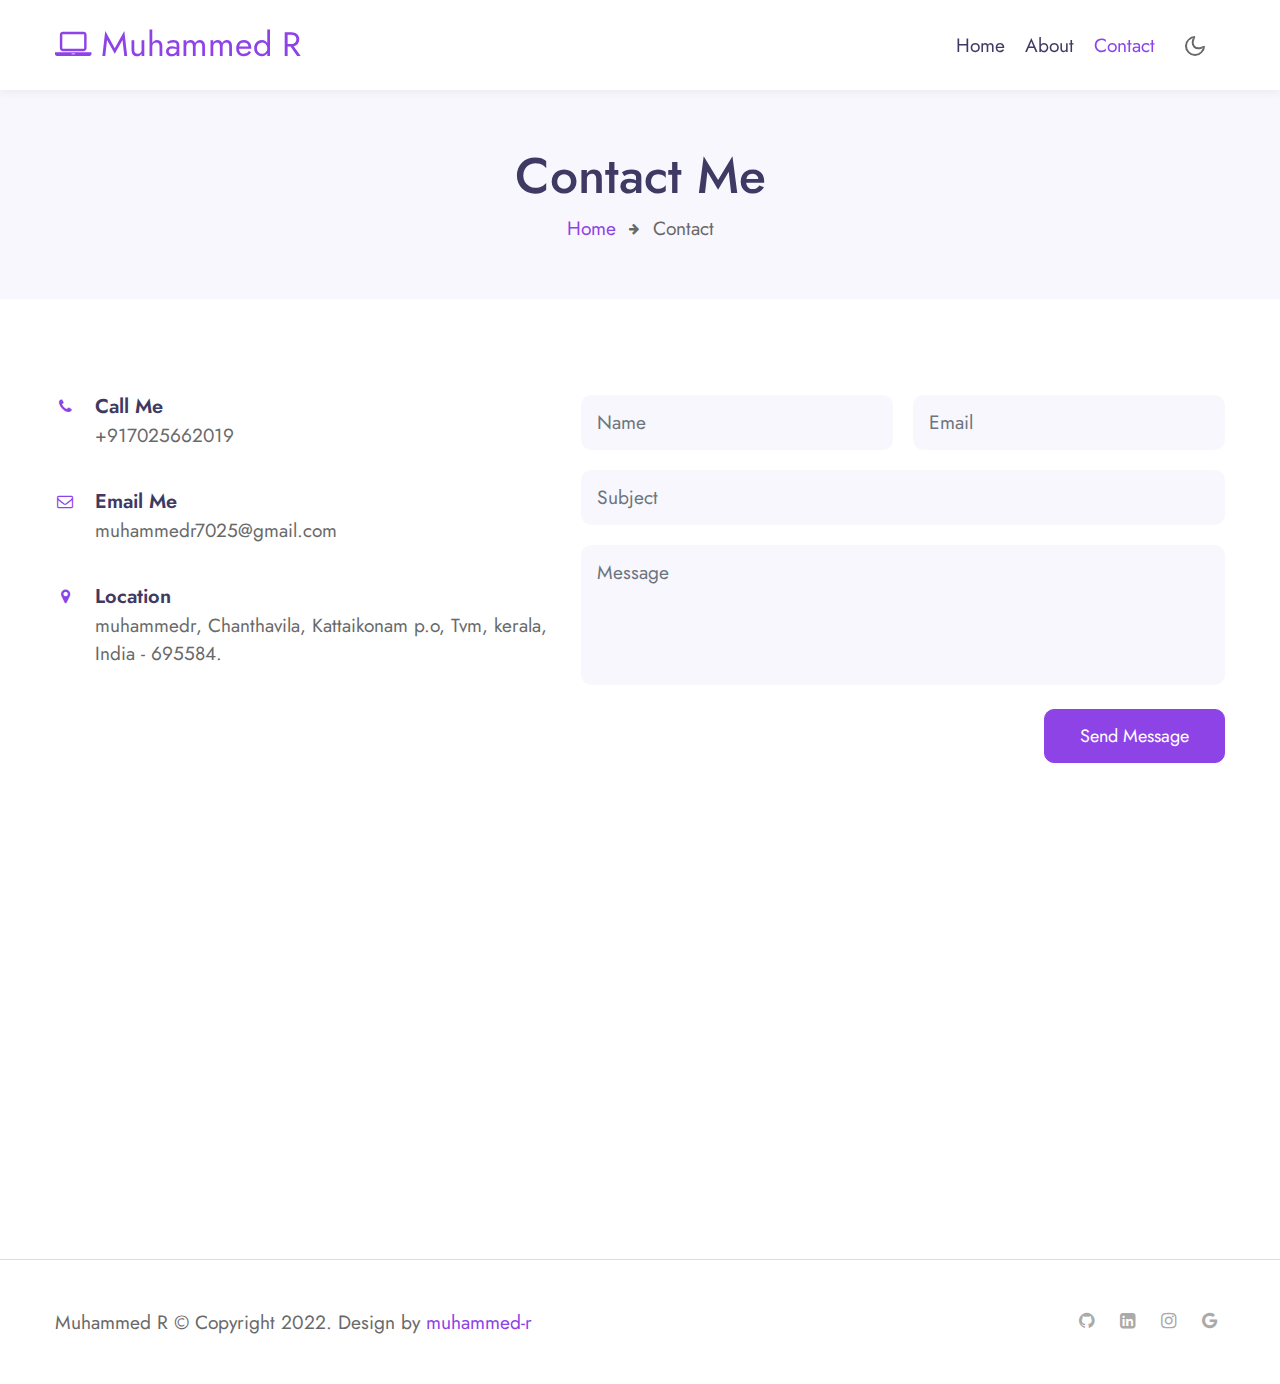
<file: contact.html>
<!doctype html>
<html lang="en">

<head>
  <!-- Required meta tags -->
  <meta charset="utf-8">
  <meta name="viewport" content="width=device-width, initial-scale=1, shrink-to-fit=no">

  <title>Muhammed r Personal Portfolio | Contact</title>

  <!-- google fonts -->  
  <link href="//fonts.googleapis.com/css2?family=Jost:wght@300;400;600&display=swap" rel="stylesheet">

  <!-- Template CSS -->
  <link rel="stylesheet" href="assets/css/style-starter.css">
</head>

<body>
<!-- header -->
<header id="site-header" class="fixed-top">
  <div class="container">
      <nav class="navbar navbar-expand-lg stroke">
          <a class="navbar-brand" href="index.html">
              <span class="fa fa-laptop"></span> Muhammed R
          </a>
          <!-- if logo is image enable this   
      <a class="navbar-brand" href="#index.html">
          <img src="image-path" alt="Your logo" title="Your logo" style="height:35px;" />
      </a> -->
          <button class="navbar-toggler  collapsed bg-gradient" type="button" data-toggle="collapse"
              data-target="#navbarTogglerDemo02" aria-controls="navbarTogglerDemo02" aria-expanded="false"
              aria-label="Toggle navigation">
              <span class="navbar-toggler-icon fa icon-expand fa-bars"></span>
              <span class="navbar-toggler-icon fa icon-close fa-times"></span>
              </span>
          </button>

          <div class="collapse navbar-collapse" id="navbarTogglerDemo02">
              <ul class="navbar-nav ml-auto">
                  <li class="nav-item @@home__active">
                      <a class="nav-link" href="index.html">Home <span class="sr-only">(current)</span></a>
                  </li>
                  <li class="nav-item @@about__active">
                      <a class="nav-link" href="about.html">About</a>
                  </li>
                  <li class="nav-item active">
                      <a class="nav-link" href="contact.html">Contact</a>
                  </li>
              </ul>
          </div>
          <!-- toggle switch for light and dark theme -->
          <div class="mobile-position">
              <nav class="navigation">
                  <div class="theme-switch-wrapper">
                      <label class="theme-switch" for="checkbox">
                          <input type="checkbox" id="checkbox">
                          <div class="mode-container">
                              <i class="gg-sun"></i>
                              <i class="gg-moon"></i>
                          </div>
                      </label>
                  </div>
              </nav>
          </div>
          <!-- //toggle switch for light and dark theme -->
      </nav>
  </div>
</header>
<!-- //header -->

<!-- contact breadcrumb -->
<section class="w3l-about-breadcrumb text-center">
    <div class="breadcrumb-bg breadcrumb-bg-about py-sm-5 py-4">
        <div class="container py-2">
            <h2 class="title">Contact Me</h2>
            <ul class="breadcrumbs-custom-path mt-2">
                <li><a href="#url">Home</a></li>
                <li class="active"><span class="fa fa-arrow-right mx-2" aria-hidden="true"></span> Contact </li>
            </ul>
        </div>
    </div>
</section>
<!-- contact breadcrumb -->

<!-- contact block -->
<!-- contact1 -->
<section class="w3l-contact-1 py-5">
    <div class="contacts-9 py-lg-5 py-md-4">
        <div class="container">
            <div class="d-grid contact-view">
                <div class="cont-details">
                    <div class="cont-top">
                        <div class="cont-left text-center">
                            <span class="fa fa-phone text-primary"></span>
                        </div>
                        <div class="cont-right">
                            <h6>Call Me</h6>
                            <p><a href="tel:+917025662019">+917025662019</a></p>
                        </div>
                    </div>
                    <div class="cont-top margin-up">
                        <div class="cont-left text-center">
                            <span class="fa fa-envelope-o text-primary"></span>
                        </div>
                        <div class="cont-right">
                            <h6>Email Me</h6>
                            <p><a href="mailto:muhammedr7025@gmail.com" class="mail">muhammedr7025@gmail.com</a></p>
                        </div>
                    </div>
                    <div class="cont-top margin-up">
                        <div class="cont-left text-center">
                            <span class="fa fa-map-marker text-primary"></span>
                        </div>
                        <div class="cont-right">
                            <h6>Location</h6>
                            <p>muhammedr, Chanthavila, Kattaikonam p.o, Tvm, kerala, India - 695584.</p>
                        </div>
                    </div>
                </div>
                <div class="map-content-9">
                    <form action="https://sendmail.w3layouts.com/submitForm" method="post">
                        <div class="twice-two">
                            <input type="text" class="form-control" name="w3lName" id="w3lName" placeholder="Name"
                                required="">
                            <input type="email" class="form-control" name="w3lSender" id="w3lSender" placeholder="Email"
                                required="">
                        </div>
                        <div class="twice">
                            <input type="text" class="form-control" name="w3lSubject" id="w3lSubject"
                                placeholder="Subject" required="">
                        </div>
                        <textarea name="w3lMessage" class="form-control" id="w3lMessage" placeholder="Message"
                            required=""></textarea>
                        <div class="text-right">
                            <button type="submit" class="btn btn-primary btn-style mt-4">Send Message</button>
                        </div>
                    </form>
                </div>
            </div>
        </div>
    </div>
</section>
<!-- /contact1 -->
<div class="map-iframe">
    <!-- <iframe
        src="https://www.google.com/maps/embed?pb=!1m18!1m12!1m3!1d317718.69319292053!2d-0.3817765050863085!3d51.528307984912544!2m3!1f0!2f0!3f0!3m2!1i1024!2i768!4f13.1!3m3!1m2!1s0x47d8a00baf21de75%3A0x52963a5addd52a99!2sLondon%2C+UK!5e0!3m2!1sen!2spl!4v1562654563739!5m2!1sen!2spl"
        width="100%" height="400" frameborder="0" style="border: 0px;" allowfullscreen=""></iframe> -->
        <iframe
          src="https://www.google.com/maps/embed?pb=!1m14!1m12!1m3!1d8139.701720980728!2d76.87888629749266!3d8.593171398701747!2m3!1f0!2f0!3f0!3m2!1i1024!2i768!4f13.1!5e0!3m2!1sen!2sin!4v1673980508601!5m2!1sen!2sin"
          width="100%" height="400" style="border:0;" allowfullscreen=""
          ></iframe>
</div>
<!-- //contact block -->
<!-- Footer -->
<section class="w3l-footer py-sm-5 py-4">
  <div class="container">
    <div class="footer-content">
      <div class="row">
        <div class="col-lg-8 footer-left">
          <p class="m-0">Muhammed R © Copyright 2022. Design by <a href="https://www.instagram.com/muhammed._.r/">muhammed-r</a></p>
        </div>
        <div class="col-lg-4 footer-right text-lg-right text-center mt-lg-0 mt-3">
          <ul class="social m-0 p-0">
            <li><a href="https://github.com/muhammedr7025"><span class="fa fa-github"></span></a></li>
            <li><a href="https://www.linkedin.com/in/muhammed-r"><span class="fa fa-linkedin-square"></span></a></li>
            <li><a href="https://www.instagram.com/muhammed._.r/"><span class="fa fa-instagram"></span></a></li>
            <li><a href="https://g.dev/muhammedr"><span class="fa fa-google"></span></a></li>
          </ul>
        </div>
      </div>
    </div>
  </div>

  <!-- move top -->
  <button onclick="topFunction()" id="movetop" title="Go to top">
    <span class="fa fa-angle-up"></span>
  </button>
  <script>
    // When the user scrolls down 20px from the top of the document, show the button
    window.onscroll = function () {
      scrollFunction()
    };

    function scrollFunction() {
      if (document.body.scrollTop > 20 || document.documentElement.scrollTop > 20) {
        document.getElementById("movetop").style.display = "block";
      } else {
        document.getElementById("movetop").style.display = "none";
      }
    }

    // When the user clicks on the button, scroll to the top of the document
    function topFunction() {
      document.body.scrollTop = 0;
      document.documentElement.scrollTop = 0;
    }
  </script>
  <!-- /move top -->
</section>
<!-- //Footer -->

<!-- all js scripts and files here -->

<script src="assets/js/theme-change.js"></script><!-- theme switch js (light and dark)-->

<script src="assets/js/jquery-3.3.1.min.js"></script><!-- default jQuery -->

<!-- /typig-text-->
<script>
  const typedTextSpan = document.querySelector(".typed-text");
  const cursorSpan = document.querySelector(".cursor");

  const textArray = ["UI/UX Designer", "Freelancer", "Web developer"];
  const typingDelay = 200;
  const erasingDelay = 10;
  const newTextDelay = 100; // Delay between current and next text
  let textArrayIndex = 0;
  let charIndex = 0;

  function type() {
    if (charIndex < textArray[textArrayIndex].length) {
      if (!cursorSpan.classList.contains("typing")) cursorSpan.classList.add("typing");
      typedTextSpan.textContent += textArray[textArrayIndex].charAt(charIndex);
      charIndex++;
      setTimeout(type, typingDelay);
    } else {
      cursorSpan.classList.remove("typing");
      setTimeout(erase, newTextDelay);
    }
  }

  function erase() {
    if (charIndex > 0) {
      // add class 'typing' if there's none
      if (!cursorSpan.classList.contains("typing")) {
        cursorSpan.classList.add("typing");
      }
      typedTextSpan.textContent = textArray[textArrayIndex].substring(0, 0);
      charIndex--;
      setTimeout(erase, erasingDelay);
    } else {
      cursorSpan.classList.remove("typing");
      textArrayIndex++;
      if (textArrayIndex >= textArray.length) textArrayIndex = 0;
      setTimeout(type, typingDelay);
    }
  }

  document.addEventListener("DOMContentLoaded", function () { // On DOM Load initiate the effect
    if (textArray.length) setTimeout(type, newTextDelay + 250);
  });
</script>
<!-- //typig-text-->

<!-- services owlcarousel -->
<script src="assets/js/owl.carousel.js"></script>

<!-- script for services -->
<script>
  $(document).ready(function () {
    $('.owl-two').owlCarousel({
      loop: true,
      margin: 30,
      nav: false,
      responsiveClass: true,
      autoplay: false,
      autoplayTimeout: 5000,
      autoplaySpeed: 1000,
      autoplayHoverPause: false,
      responsive: {
        0: {
          items: 1,
          nav: false
        },
        480: {
          items: 1,
          nav: false
        },
        700: {
          items: 1,
          nav: false
        },
        1090: {
          items: 3,
          nav: false
        }
      }
    })
  })
</script>
<!-- //script for services -->

<!-- script for tesimonials carousel slider -->
<script>
  $(document).ready(function () {
    $("#owl-demo1").owlCarousel({
      loop: true,
      margin: 20,
      nav: false,
      responsiveClass: true,
      responsive: {
        0: {
          items: 1,
          nav: false
        },
        736: {
          items: 1,
          nav: false
        },
        1000: {
          items: 2,
          nav: false,
          loop: false
        }
      }
    })
  })
</script>
<!-- //script for tesimonials carousel slider -->

<!-- video popup -->
<script src="assets/js/jquery.magnific-popup.min.js"></script>
<script>
  $(document).ready(function () {
    $('.popup-with-zoom-anim').magnificPopup({
      type: 'inline',

      fixedContentPos: false,
      fixedBgPos: true,

      overflowY: 'auto',

      closeBtnInside: true,
      preloader: false,

      midClick: true,
      removalDelay: 300,
      mainClass: 'my-mfp-zoom-in'
    });

    $('.popup-with-move-anim').magnificPopup({
      type: 'inline',

      fixedContentPos: false,
      fixedBgPos: true,

      overflowY: 'auto',

      closeBtnInside: true,
      preloader: false,

      midClick: true,
      removalDelay: 300,
      mainClass: 'my-mfp-slide-bottom'
    });
  });
</script>
<!-- //video popup -->

<!-- stats number counter-->
<script src="assets/js/jquery.waypoints.min.js"></script>
<script src="assets/js/jquery.countup.js"></script>
<script>
  $('.counter').countUp();
</script>
<!-- //stats number counter -->

<!-- disable body scroll which navbar is in active -->
<script>
  $(function () {
    $('.navbar-toggler').click(function () {
      $('body').toggleClass('noscroll');
    })
  });
</script>
<!-- disable body scroll which navbar is in active -->

<!--/MENU-JS-->
<script>
  $(window).on("scroll", function () {
    var scroll = $(window).scrollTop();

    if (scroll >= 80) {
      $("#site-header").addClass("nav-fixed");
    } else {
      $("#site-header").removeClass("nav-fixed");
    }
  });

  //Main navigation Active Class Add Remove
  $(".navbar-toggler").on("click", function () {
    $("header").toggleClass("active");
  });
  $(document).on("ready", function () {
    if ($(window).width() > 991) {
      $("header").removeClass("active");
    }
    $(window).on("resize", function () {
      if ($(window).width() > 991) {
        $("header").removeClass("active");
      }
    });
  });
</script>
<!--//MENU-JS-->

<!-- bootstrap js -->
<script src="assets/js/bootstrap.min.js"></script>

</body>

</html>
</file>
<file: assets/css/style-starter.css>
@charset "UTF-8";
/*--
Author: W3layouts
Author URL: http://w3layouts.com
--*/
/*!
 * Bootstrap v4.4.1 (https://getbootstrap.com/)
 * Copyright 2011-2019 The Bootstrap Authors
 * Copyright 2011-2019 Twitter, Inc.
 * Licensed under MIT (https://github.com/twbs/bootstrap/blob/master/LICENSE)
 */
:root {
  --blue: #007bff;
  --indigo: #6610f2;
  --purple: #6f42c1;
  --pink: #e83e8c;
  --red: #dc3545;
  --orange: #fd7e14;
  --yellow: #ffc107;
  --green: #28a745;
  --teal: #20c997;
  --cyan: #17a2b8;
  --white: #fff;
  --gray: #6c757d;
  --gray-dark: #343a40;
  --primary: #8e43e7;
  --secondary: #273c66;
  --success: #28a745;
  --info: #17a2b8;
  --warning: #ffc107;
  --danger: #dc3545;
  --light: #f8f9fa;
  --dark: #343a40;
  --breakpoint-xs: 0;
  --breakpoint-sm: 576px;
  --breakpoint-md: 768px;
  --breakpoint-lg: 992px;
  --breakpoint-xl: 1200px;
  --font-family-sans-serif: -apple-system, BlinkMacSystemFont, "Segoe UI",
    Roboto, "Helvetica Neue", Arial, "Noto Sans", sans-serif,
    "Apple Color Emoji", "Segoe UI Emoji", "Segoe UI Symbol", "Noto Color Emoji";
  --font-family-monospace: SFMono-Regular, Menlo, Monaco, Consolas,
    "Liberation Mono", "Courier New", monospace;
}

*,
*::before,
*::after {
  box-sizing: border-box;
}

html {
  font-family: sans-serif;
  line-height: 1.15;
  -webkit-text-size-adjust: 100%;
  -webkit-tap-highlight-color: rgba(0, 0, 0, 0);
}

article,
aside,
figcaption,
figure,
footer,
header,
hgroup,
main,
nav,
section {
  display: block;
}

body {
  margin: 0;
  font-family: -apple-system, BlinkMacSystemFont, "Segoe UI", Roboto,
    "Helvetica Neue", Arial, "Noto Sans", sans-serif, "Apple Color Emoji",
    "Segoe UI Emoji", "Segoe UI Symbol", "Noto Color Emoji";
  font-size: 1rem;
  font-weight: 400;
  line-height: 1.5;
  color: #212529;
  text-align: left;
  background-color: #fff;
}

[tabindex="-1"]:focus:not(:focus-visible) {
  outline: 0 !important;
}

hr {
  box-sizing: content-box;
  height: 0;
  overflow: visible;
}

h1,
h2,
h3,
h4,
h5,
h6 {
  margin-top: 0;
  margin-bottom: 0.5rem;
}

p {
  margin-top: 0;
  margin-bottom: 1rem;
}

abbr[title],
abbr[data-original-title] {
  text-decoration: underline;
  -webkit-text-decoration: underline dotted;
  text-decoration: underline dotted;
  cursor: help;
  border-bottom: 0;
  -webkit-text-decoration-skip-ink: none;
  text-decoration-skip-ink: none;
}

address {
  margin-bottom: 1rem;
  font-style: normal;
  line-height: inherit;
}

ol,
ul,
dl {
  margin-top: 0;
  margin-bottom: 1rem;
}

ol ol,
ul ul,
ol ul,
ul ol {
  margin-bottom: 0;
}

dt {
  font-weight: 700;
}

dd {
  margin-bottom: 0.5rem;
  margin-left: 0;
}

blockquote {
  margin: 0 0 1rem;
}

b,
strong {
  font-weight: bolder;
}

small {
  font-size: 80%;
}

sub,
sup {
  position: relative;
  font-size: 75%;
  line-height: 0;
  vertical-align: baseline;
}

sub {
  bottom: -0.25em;
}

sup {
  top: -0.5em;
}

a {
  color: #8e43e7;
  text-decoration: none;
  background-color: transparent;
}
a:hover {
  color: #6719c4;
  text-decoration: underline;
}

a:not([href]) {
  color: inherit;
  text-decoration: none;
}
a:not([href]):hover {
  color: inherit;
  text-decoration: none;
}

pre,
code,
kbd,
samp {
  font-family: SFMono-Regular, Menlo, Monaco, Consolas, "Liberation Mono",
    "Courier New", monospace;
  font-size: 1em;
}

pre {
  margin-top: 0;
  margin-bottom: 1rem;
  overflow: auto;
}

figure {
  margin: 0 0 1rem;
}

img {
  vertical-align: middle;
  border-style: none;
}

svg {
  overflow: hidden;
  vertical-align: middle;
}

table {
  border-collapse: collapse;
}

caption {
  padding-top: 0.75rem;
  padding-bottom: 0.75rem;
  color: #6c757d;
  text-align: left;
  caption-side: bottom;
}

th {
  text-align: inherit;
}

label {
  display: inline-block;
  margin-bottom: 0.5rem;
}

button {
  border-radius: 0;
}

button:focus {
  outline: 1px dotted;
  outline: 5px auto -webkit-focus-ring-color;
}

input,
button,
select,
optgroup,
textarea {
  margin: 0;
  font-family: inherit;
  font-size: inherit;
  line-height: inherit;
}

button,
input {
  overflow: visible;
}

button,
select {
  text-transform: none;
}

select {
  word-wrap: normal;
}

button,
[type="button"],
[type="reset"],
[type="submit"] {
  -webkit-appearance: button;
}

button:not(:disabled),
[type="button"]:not(:disabled),
[type="reset"]:not(:disabled),
[type="submit"]:not(:disabled) {
  cursor: pointer;
}

button::-moz-focus-inner,
[type="button"]::-moz-focus-inner,
[type="reset"]::-moz-focus-inner,
[type="submit"]::-moz-focus-inner {
  padding: 0;
  border-style: none;
}

input[type="radio"],
input[type="checkbox"] {
  box-sizing: border-box;
  padding: 0;
}

input[type="date"],
input[type="time"],
input[type="datetime-local"],
input[type="month"] {
  -webkit-appearance: listbox;
}

textarea {
  overflow: auto;
  resize: vertical;
}

fieldset {
  min-width: 0;
  padding: 0;
  margin: 0;
  border: 0;
}

legend {
  display: block;
  width: 100%;
  max-width: 100%;
  padding: 0;
  margin-bottom: 0.5rem;
  font-size: 1.5rem;
  line-height: inherit;
  color: inherit;
  white-space: normal;
}
@media (max-width: 1200px) {
  legend {
    font-size: calc(1.275rem + 0.3vw);
  }
}

progress {
  vertical-align: baseline;
}

[type="number"]::-webkit-inner-spin-button,
[type="number"]::-webkit-outer-spin-button {
  height: auto;
}

[type="search"] {
  outline-offset: -2px;
  -webkit-appearance: none;
}

[type="search"]::-webkit-search-decoration {
  -webkit-appearance: none;
}

::-webkit-file-upload-button {
  font: inherit;
  -webkit-appearance: button;
}

output {
  display: inline-block;
}

summary {
  display: list-item;
  cursor: pointer;
}

template {
  display: none;
}

[hidden] {
  display: none !important;
}

h1,
h2,
h3,
h4,
h5,
h6,
.h1,
.h2,
.h3,
.h4,
.h5,
.h6 {
  margin-bottom: 0.5rem;
  font-weight: 500;
  line-height: 1.2;
}

h1,
.h1 {
  font-size: 2.5rem;
}
@media (max-width: 1200px) {
  h1,
  .h1 {
    font-size: calc(1.375rem + 1.5vw);
  }
}

h2,
.h2 {
  font-size: 2rem;
}
@media (max-width: 1200px) {
  h2,
  .h2 {
    font-size: calc(1.325rem + 0.9vw);
  }
}

h3,
.h3 {
  font-size: 1.75rem;
}
@media (max-width: 1200px) {
  h3,
  .h3 {
    font-size: calc(1.3rem + 0.6vw);
  }
}

h4,
.h4 {
  font-size: 1.5rem;
}
@media (max-width: 1200px) {
  h4,
  .h4 {
    font-size: calc(1.275rem + 0.3vw);
  }
}

h5,
.h5 {
  font-size: 1.25rem;
}

h6,
.h6 {
  font-size: 1rem;
}

.lead {
  font-size: 1.25rem;
  font-weight: 300;
}

.display-1 {
  font-size: 6rem;
  font-weight: 300;
  line-height: 1.2;
}
@media (max-width: 1200px) {
  .display-1 {
    font-size: calc(1.725rem + 5.7vw);
  }
}

.display-2 {
  font-size: 5.5rem;
  font-weight: 300;
  line-height: 1.2;
}
@media (max-width: 1200px) {
  .display-2 {
    font-size: calc(1.675rem + 5.1vw);
  }
}

.display-3 {
  font-size: 4.5rem;
  font-weight: 300;
  line-height: 1.2;
}
@media (max-width: 1200px) {
  .display-3 {
    font-size: calc(1.575rem + 3.9vw);
  }
}

.display-4 {
  font-size: 3.5rem;
  font-weight: 300;
  line-height: 1.2;
}
@media (max-width: 1200px) {
  .display-4 {
    font-size: calc(1.475rem + 2.7vw);
  }
}

hr {
  margin-top: 1rem;
  margin-bottom: 1rem;
  border: 0;
  border-top: 1px solid rgba(0, 0, 0, 0.1);
}

small,
.small {
  font-size: 80%;
  font-weight: 400;
}

mark,
.mark {
  padding: 0.2em;
  background-color: #fcf8e3;
}

.list-unstyled {
  padding-left: 0;
  list-style: none;
}

.list-inline {
  padding-left: 0;
  list-style: none;
}

.list-inline-item {
  display: inline-block;
}
.list-inline-item:not(:last-child) {
  margin-right: 0.5rem;
}

.initialism {
  font-size: 90%;
  text-transform: uppercase;
}

.blockquote {
  margin-bottom: 1rem;
  font-size: 1.25rem;
}

.blockquote-footer {
  display: block;
  font-size: 80%;
  color: #6c757d;
}
.blockquote-footer::before {
  content: "\2014\00A0";
}

.img-fluid {
  max-width: 100%;
  height: auto;
}

.img-thumbnail {
  padding: 0.25rem;
  background-color: #fff;
  border: 1px solid #dee2e6;
  border-radius: 0.25rem;
  max-width: 100%;
  height: auto;
}

.figure {
  display: inline-block;
}

.figure-img {
  margin-bottom: 0.5rem;
  line-height: 1;
}

.figure-caption {
  font-size: 90%;
  color: #6c757d;
}

code {
  font-size: 87.5%;
  color: #e83e8c;
  word-wrap: break-word;
}
a > code {
  color: inherit;
}

kbd {
  padding: 0.2rem 0.4rem;
  font-size: 87.5%;
  color: #fff;
  background-color: #212529;
  border-radius: 0.2rem;
}
kbd kbd {
  padding: 0;
  font-size: 100%;
  font-weight: 700;
}

pre {
  display: block;
  font-size: 87.5%;
  color: #212529;
}
pre code {
  font-size: inherit;
  color: inherit;
  word-break: normal;
}

.pre-scrollable {
  max-height: 340px;
  overflow-y: scroll;
}

.container {
  width: 100%;
  padding-right: 15px;
  padding-left: 15px;
  margin-right: auto;
  margin-left: auto;
}
@media (min-width: 576px) {
  .container {
    max-width: 540px;
  }
}
@media (min-width: 768px) {
  .container {
    max-width: 720px;
  }
}
@media (min-width: 992px) {
  .container {
    max-width: 960px;
  }
}
@media (min-width: 1200px) {
  .container {
    max-width: 1140px;
  }
}

.container-fluid,
.container-sm,
.container-md,
.container-lg,
.container-xl {
  width: 100%;
  padding-right: 15px;
  padding-left: 15px;
  margin-right: auto;
  margin-left: auto;
}

@media (min-width: 576px) {
  .container,
  .container-sm {
    max-width: 540px;
  }
}

@media (min-width: 768px) {
  .container,
  .container-sm,
  .container-md {
    max-width: 720px;
  }
}

@media (min-width: 992px) {
  .container,
  .container-sm,
  .container-md,
  .container-lg {
    max-width: 960px;
  }
}

@media (min-width: 1200px) {
  .container,
  .container-sm,
  .container-md,
  .container-lg,
  .container-xl {
    max-width: 1140px;
  }
}

.row {
  display: flex;
  flex-wrap: wrap;
  margin-right: -15px;
  margin-left: -15px;
}

.no-gutters {
  margin-right: 0;
  margin-left: 0;
}
.no-gutters > .col,
.no-gutters > [class*="col-"] {
  padding-right: 0;
  padding-left: 0;
}

.col-1,
.col-2,
.col-3,
.col-4,
.col-5,
.col-6,
.col-7,
.col-8,
.col-9,
.col-10,
.col-11,
.col-12,
.col,
.col-auto,
.col-sm-1,
.col-sm-2,
.col-sm-3,
.col-sm-4,
.col-sm-5,
.col-sm-6,
.col-sm-7,
.col-sm-8,
.col-sm-9,
.col-sm-10,
.col-sm-11,
.col-sm-12,
.col-sm,
.col-sm-auto,
.col-md-1,
.col-md-2,
.col-md-3,
.col-md-4,
.col-md-5,
.col-md-6,
.col-md-7,
.col-md-8,
.col-md-9,
.col-md-10,
.col-md-11,
.col-md-12,
.col-md,
.col-md-auto,
.col-lg-1,
.col-lg-2,
.col-lg-3,
.col-lg-4,
.col-lg-5,
.col-lg-6,
.col-lg-7,
.col-lg-8,
.col-lg-9,
.col-lg-10,
.col-lg-11,
.col-lg-12,
.col-lg,
.col-lg-auto,
.col-xl-1,
.col-xl-2,
.col-xl-3,
.col-xl-4,
.col-xl-5,
.col-xl-6,
.col-xl-7,
.col-xl-8,
.col-xl-9,
.col-xl-10,
.col-xl-11,
.col-xl-12,
.col-xl,
.col-xl-auto {
  position: relative;
  width: 100%;
  padding-right: 15px;
  padding-left: 15px;
}

.col {
  flex-basis: 0;
  flex-grow: 1;
  max-width: 100%;
}

.row-cols-1 > * {
  flex: 0 0 100%;
  max-width: 100%;
}

.row-cols-2 > * {
  flex: 0 0 50%;
  max-width: 50%;
}

.row-cols-3 > * {
  flex: 0 0 33.33333%;
  max-width: 33.33333%;
}

.row-cols-4 > * {
  flex: 0 0 25%;
  max-width: 25%;
}

.row-cols-5 > * {
  flex: 0 0 20%;
  max-width: 20%;
}

.row-cols-6 > * {
  flex: 0 0 16.66667%;
  max-width: 16.66667%;
}

.col-auto {
  flex: 0 0 auto;
  width: auto;
  max-width: 100%;
}

.col-1 {
  flex: 0 0 8.33333%;
  max-width: 8.33333%;
}

.col-2 {
  flex: 0 0 16.66667%;
  max-width: 16.66667%;
}

.col-3 {
  flex: 0 0 25%;
  max-width: 25%;
}

.col-4 {
  flex: 0 0 33.33333%;
  max-width: 33.33333%;
}

.col-5 {
  flex: 0 0 41.66667%;
  max-width: 41.66667%;
}

.col-6 {
  flex: 0 0 50%;
  max-width: 50%;
}

.col-7 {
  flex: 0 0 58.33333%;
  max-width: 58.33333%;
}

.col-8 {
  flex: 0 0 66.66667%;
  max-width: 66.66667%;
}

.col-9 {
  flex: 0 0 75%;
  max-width: 75%;
}

.col-10 {
  flex: 0 0 83.33333%;
  max-width: 83.33333%;
}

.col-11 {
  flex: 0 0 91.66667%;
  max-width: 91.66667%;
}

.col-12 {
  flex: 0 0 100%;
  max-width: 100%;
}

.order-first {
  order: -1;
}

.order-last {
  order: 13;
}

.order-0 {
  order: 0;
}

.order-1 {
  order: 1;
}

.order-2 {
  order: 2;
}

.order-3 {
  order: 3;
}

.order-4 {
  order: 4;
}

.order-5 {
  order: 5;
}

.order-6 {
  order: 6;
}

.order-7 {
  order: 7;
}

.order-8 {
  order: 8;
}

.order-9 {
  order: 9;
}

.order-10 {
  order: 10;
}

.order-11 {
  order: 11;
}

.order-12 {
  order: 12;
}

.offset-1 {
  margin-left: 8.33333%;
}

.offset-2 {
  margin-left: 16.66667%;
}

.offset-3 {
  margin-left: 25%;
}

.offset-4 {
  margin-left: 33.33333%;
}

.offset-5 {
  margin-left: 41.66667%;
}

.offset-6 {
  margin-left: 50%;
}

.offset-7 {
  margin-left: 58.33333%;
}

.offset-8 {
  margin-left: 66.66667%;
}

.offset-9 {
  margin-left: 75%;
}

.offset-10 {
  margin-left: 83.33333%;
}

.offset-11 {
  margin-left: 91.66667%;
}

@media (min-width: 576px) {
  .col-sm {
    flex-basis: 0;
    flex-grow: 1;
    max-width: 100%;
  }
  .row-cols-sm-1 > * {
    flex: 0 0 100%;
    max-width: 100%;
  }
  .row-cols-sm-2 > * {
    flex: 0 0 50%;
    max-width: 50%;
  }
  .row-cols-sm-3 > * {
    flex: 0 0 33.33333%;
    max-width: 33.33333%;
  }
  .row-cols-sm-4 > * {
    flex: 0 0 25%;
    max-width: 25%;
  }
  .row-cols-sm-5 > * {
    flex: 0 0 20%;
    max-width: 20%;
  }
  .row-cols-sm-6 > * {
    flex: 0 0 16.66667%;
    max-width: 16.66667%;
  }
  .col-sm-auto {
    flex: 0 0 auto;
    width: auto;
    max-width: 100%;
  }
  .col-sm-1 {
    flex: 0 0 8.33333%;
    max-width: 8.33333%;
  }
  .col-sm-2 {
    flex: 0 0 16.66667%;
    max-width: 16.66667%;
  }
  .col-sm-3 {
    flex: 0 0 25%;
    max-width: 25%;
  }
  .col-sm-4 {
    flex: 0 0 33.33333%;
    max-width: 33.33333%;
  }
  .col-sm-5 {
    flex: 0 0 41.66667%;
    max-width: 41.66667%;
  }
  .col-sm-6 {
    flex: 0 0 50%;
    max-width: 50%;
  }
  .col-sm-7 {
    flex: 0 0 58.33333%;
    max-width: 58.33333%;
  }
  .col-sm-8 {
    flex: 0 0 66.66667%;
    max-width: 66.66667%;
  }
  .col-sm-9 {
    flex: 0 0 75%;
    max-width: 75%;
  }
  .col-sm-10 {
    flex: 0 0 83.33333%;
    max-width: 83.33333%;
  }
  .col-sm-11 {
    flex: 0 0 91.66667%;
    max-width: 91.66667%;
  }
  .col-sm-12 {
    flex: 0 0 100%;
    max-width: 100%;
  }
  .order-sm-first {
    order: -1;
  }
  .order-sm-last {
    order: 13;
  }
  .order-sm-0 {
    order: 0;
  }
  .order-sm-1 {
    order: 1;
  }
  .order-sm-2 {
    order: 2;
  }
  .order-sm-3 {
    order: 3;
  }
  .order-sm-4 {
    order: 4;
  }
  .order-sm-5 {
    order: 5;
  }
  .order-sm-6 {
    order: 6;
  }
  .order-sm-7 {
    order: 7;
  }
  .order-sm-8 {
    order: 8;
  }
  .order-sm-9 {
    order: 9;
  }
  .order-sm-10 {
    order: 10;
  }
  .order-sm-11 {
    order: 11;
  }
  .order-sm-12 {
    order: 12;
  }
  .offset-sm-0 {
    margin-left: 0;
  }
  .offset-sm-1 {
    margin-left: 8.33333%;
  }
  .offset-sm-2 {
    margin-left: 16.66667%;
  }
  .offset-sm-3 {
    margin-left: 25%;
  }
  .offset-sm-4 {
    margin-left: 33.33333%;
  }
  .offset-sm-5 {
    margin-left: 41.66667%;
  }
  .offset-sm-6 {
    margin-left: 50%;
  }
  .offset-sm-7 {
    margin-left: 58.33333%;
  }
  .offset-sm-8 {
    margin-left: 66.66667%;
  }
  .offset-sm-9 {
    margin-left: 75%;
  }
  .offset-sm-10 {
    margin-left: 83.33333%;
  }
  .offset-sm-11 {
    margin-left: 91.66667%;
  }
}

@media (min-width: 768px) {
  .col-md {
    flex-basis: 0;
    flex-grow: 1;
    max-width: 100%;
  }
  .row-cols-md-1 > * {
    flex: 0 0 100%;
    max-width: 100%;
  }
  .row-cols-md-2 > * {
    flex: 0 0 50%;
    max-width: 50%;
  }
  .row-cols-md-3 > * {
    flex: 0 0 33.33333%;
    max-width: 33.33333%;
  }
  .row-cols-md-4 > * {
    flex: 0 0 25%;
    max-width: 25%;
  }
  .row-cols-md-5 > * {
    flex: 0 0 20%;
    max-width: 20%;
  }
  .row-cols-md-6 > * {
    flex: 0 0 16.66667%;
    max-width: 16.66667%;
  }
  .col-md-auto {
    flex: 0 0 auto;
    width: auto;
    max-width: 100%;
  }
  .col-md-1 {
    flex: 0 0 8.33333%;
    max-width: 8.33333%;
  }
  .col-md-2 {
    flex: 0 0 16.66667%;
    max-width: 16.66667%;
  }
  .col-md-3 {
    flex: 0 0 25%;
    max-width: 25%;
  }
  .col-md-4 {
    flex: 0 0 33.33333%;
    max-width: 33.33333%;
  }
  .col-md-5 {
    flex: 0 0 41.66667%;
    max-width: 41.66667%;
  }
  .col-md-6 {
    flex: 0 0 50%;
    max-width: 50%;
  }
  .col-md-7 {
    flex: 0 0 58.33333%;
    max-width: 58.33333%;
  }
  .col-md-8 {
    flex: 0 0 66.66667%;
    max-width: 66.66667%;
  }
  .col-md-9 {
    flex: 0 0 75%;
    max-width: 75%;
  }
  .col-md-10 {
    flex: 0 0 83.33333%;
    max-width: 83.33333%;
  }
  .col-md-11 {
    flex: 0 0 91.66667%;
    max-width: 91.66667%;
  }
  .col-md-12 {
    flex: 0 0 100%;
    max-width: 100%;
  }
  .order-md-first {
    order: -1;
  }
  .order-md-last {
    order: 13;
  }
  .order-md-0 {
    order: 0;
  }
  .order-md-1 {
    order: 1;
  }
  .order-md-2 {
    order: 2;
  }
  .order-md-3 {
    order: 3;
  }
  .order-md-4 {
    order: 4;
  }
  .order-md-5 {
    order: 5;
  }
  .order-md-6 {
    order: 6;
  }
  .order-md-7 {
    order: 7;
  }
  .order-md-8 {
    order: 8;
  }
  .order-md-9 {
    order: 9;
  }
  .order-md-10 {
    order: 10;
  }
  .order-md-11 {
    order: 11;
  }
  .order-md-12 {
    order: 12;
  }
  .offset-md-0 {
    margin-left: 0;
  }
  .offset-md-1 {
    margin-left: 8.33333%;
  }
  .offset-md-2 {
    margin-left: 16.66667%;
  }
  .offset-md-3 {
    margin-left: 25%;
  }
  .offset-md-4 {
    margin-left: 33.33333%;
  }
  .offset-md-5 {
    margin-left: 41.66667%;
  }
  .offset-md-6 {
    margin-left: 50%;
  }
  .offset-md-7 {
    margin-left: 58.33333%;
  }
  .offset-md-8 {
    margin-left: 66.66667%;
  }
  .offset-md-9 {
    margin-left: 75%;
  }
  .offset-md-10 {
    margin-left: 83.33333%;
  }
  .offset-md-11 {
    margin-left: 91.66667%;
  }
}

@media (min-width: 992px) {
  .col-lg {
    flex-basis: 0;
    flex-grow: 1;
    max-width: 100%;
  }
  .row-cols-lg-1 > * {
    flex: 0 0 100%;
    max-width: 100%;
  }
  .row-cols-lg-2 > * {
    flex: 0 0 50%;
    max-width: 50%;
  }
  .row-cols-lg-3 > * {
    flex: 0 0 33.33333%;
    max-width: 33.33333%;
  }
  .row-cols-lg-4 > * {
    flex: 0 0 25%;
    max-width: 25%;
  }
  .row-cols-lg-5 > * {
    flex: 0 0 20%;
    max-width: 20%;
  }
  .row-cols-lg-6 > * {
    flex: 0 0 16.66667%;
    max-width: 16.66667%;
  }
  .col-lg-auto {
    flex: 0 0 auto;
    width: auto;
    max-width: 100%;
  }
  .col-lg-1 {
    flex: 0 0 8.33333%;
    max-width: 8.33333%;
  }
  .col-lg-2 {
    flex: 0 0 16.66667%;
    max-width: 16.66667%;
  }
  .col-lg-3 {
    flex: 0 0 25%;
    max-width: 25%;
  }
  .col-lg-4 {
    flex: 0 0 33.33333%;
    max-width: 33.33333%;
  }
  .col-lg-5 {
    flex: 0 0 41.66667%;
    max-width: 41.66667%;
  }
  .col-lg-6 {
    flex: 0 0 50%;
    max-width: 50%;
  }
  .col-lg-7 {
    flex: 0 0 58.33333%;
    max-width: 58.33333%;
  }
  .col-lg-8 {
    flex: 0 0 66.66667%;
    max-width: 66.66667%;
  }
  .col-lg-9 {
    flex: 0 0 75%;
    max-width: 75%;
  }
  .col-lg-10 {
    flex: 0 0 83.33333%;
    max-width: 83.33333%;
  }
  .col-lg-11 {
    flex: 0 0 91.66667%;
    max-width: 91.66667%;
  }
  .col-lg-12 {
    flex: 0 0 100%;
    max-width: 100%;
  }
  .order-lg-first {
    order: -1;
  }
  .order-lg-last {
    order: 13;
  }
  .order-lg-0 {
    order: 0;
  }
  .order-lg-1 {
    order: 1;
  }
  .order-lg-2 {
    order: 2;
  }
  .order-lg-3 {
    order: 3;
  }
  .order-lg-4 {
    order: 4;
  }
  .order-lg-5 {
    order: 5;
  }
  .order-lg-6 {
    order: 6;
  }
  .order-lg-7 {
    order: 7;
  }
  .order-lg-8 {
    order: 8;
  }
  .order-lg-9 {
    order: 9;
  }
  .order-lg-10 {
    order: 10;
  }
  .order-lg-11 {
    order: 11;
  }
  .order-lg-12 {
    order: 12;
  }
  .offset-lg-0 {
    margin-left: 0;
  }
  .offset-lg-1 {
    margin-left: 8.33333%;
  }
  .offset-lg-2 {
    margin-left: 16.66667%;
  }
  .offset-lg-3 {
    margin-left: 25%;
  }
  .offset-lg-4 {
    margin-left: 33.33333%;
  }
  .offset-lg-5 {
    margin-left: 41.66667%;
  }
  .offset-lg-6 {
    margin-left: 50%;
  }
  .offset-lg-7 {
    margin-left: 58.33333%;
  }
  .offset-lg-8 {
    margin-left: 66.66667%;
  }
  .offset-lg-9 {
    margin-left: 75%;
  }
  .offset-lg-10 {
    margin-left: 83.33333%;
  }
  .offset-lg-11 {
    margin-left: 91.66667%;
  }
}

@media (min-width: 1200px) {
  .col-xl {
    flex-basis: 0;
    flex-grow: 1;
    max-width: 100%;
  }
  .row-cols-xl-1 > * {
    flex: 0 0 100%;
    max-width: 100%;
  }
  .row-cols-xl-2 > * {
    flex: 0 0 50%;
    max-width: 50%;
  }
  .row-cols-xl-3 > * {
    flex: 0 0 33.33333%;
    max-width: 33.33333%;
  }
  .row-cols-xl-4 > * {
    flex: 0 0 25%;
    max-width: 25%;
  }
  .row-cols-xl-5 > * {
    flex: 0 0 20%;
    max-width: 20%;
  }
  .row-cols-xl-6 > * {
    flex: 0 0 16.66667%;
    max-width: 16.66667%;
  }
  .col-xl-auto {
    flex: 0 0 auto;
    width: auto;
    max-width: 100%;
  }
  .col-xl-1 {
    flex: 0 0 8.33333%;
    max-width: 8.33333%;
  }
  .col-xl-2 {
    flex: 0 0 16.66667%;
    max-width: 16.66667%;
  }
  .col-xl-3 {
    flex: 0 0 25%;
    max-width: 25%;
  }
  .col-xl-4 {
    flex: 0 0 33.33333%;
    max-width: 33.33333%;
  }
  .col-xl-5 {
    flex: 0 0 41.66667%;
    max-width: 41.66667%;
  }
  .col-xl-6 {
    flex: 0 0 50%;
    max-width: 50%;
  }
  .col-xl-7 {
    flex: 0 0 58.33333%;
    max-width: 58.33333%;
  }
  .col-xl-8 {
    flex: 0 0 66.66667%;
    max-width: 66.66667%;
  }
  .col-xl-9 {
    flex: 0 0 75%;
    max-width: 75%;
  }
  .col-xl-10 {
    flex: 0 0 83.33333%;
    max-width: 83.33333%;
  }
  .col-xl-11 {
    flex: 0 0 91.66667%;
    max-width: 91.66667%;
  }
  .col-xl-12 {
    flex: 0 0 100%;
    max-width: 100%;
  }
  .order-xl-first {
    order: -1;
  }
  .order-xl-last {
    order: 13;
  }
  .order-xl-0 {
    order: 0;
  }
  .order-xl-1 {
    order: 1;
  }
  .order-xl-2 {
    order: 2;
  }
  .order-xl-3 {
    order: 3;
  }
  .order-xl-4 {
    order: 4;
  }
  .order-xl-5 {
    order: 5;
  }
  .order-xl-6 {
    order: 6;
  }
  .order-xl-7 {
    order: 7;
  }
  .order-xl-8 {
    order: 8;
  }
  .order-xl-9 {
    order: 9;
  }
  .order-xl-10 {
    order: 10;
  }
  .order-xl-11 {
    order: 11;
  }
  .order-xl-12 {
    order: 12;
  }
  .offset-xl-0 {
    margin-left: 0;
  }
  .offset-xl-1 {
    margin-left: 8.33333%;
  }
  .offset-xl-2 {
    margin-left: 16.66667%;
  }
  .offset-xl-3 {
    margin-left: 25%;
  }
  .offset-xl-4 {
    margin-left: 33.33333%;
  }
  .offset-xl-5 {
    margin-left: 41.66667%;
  }
  .offset-xl-6 {
    margin-left: 50%;
  }
  .offset-xl-7 {
    margin-left: 58.33333%;
  }
  .offset-xl-8 {
    margin-left: 66.66667%;
  }
  .offset-xl-9 {
    margin-left: 75%;
  }
  .offset-xl-10 {
    margin-left: 83.33333%;
  }
  .offset-xl-11 {
    margin-left: 91.66667%;
  }
}

.table {
  width: 100%;
  margin-bottom: 1rem;
  color: #212529;
}
.table th,
.table td {
  padding: 0.75rem;
  vertical-align: top;
  border-top: 1px solid #dee2e6;
}
.table thead th {
  vertical-align: bottom;
  border-bottom: 2px solid #dee2e6;
}
.table tbody + tbody {
  border-top: 2px solid #dee2e6;
}

.table-sm th,
.table-sm td {
  padding: 0.3rem;
}

.table-bordered {
  border: 1px solid #dee2e6;
}
.table-bordered th,
.table-bordered td {
  border: 1px solid #dee2e6;
}
.table-bordered thead th,
.table-bordered thead td {
  border-bottom-width: 2px;
}

.table-borderless th,
.table-borderless td,
.table-borderless thead th,
.table-borderless tbody + tbody {
  border: 0;
}

.table-striped tbody tr:nth-of-type(odd) {
  background-color: rgba(0, 0, 0, 0.05);
}

.table-hover tbody tr:hover {
  color: #212529;
  background-color: rgba(0, 0, 0, 0.075);
}

.table-primary,
.table-primary > th,
.table-primary > td {
  background-color: #dfcaf8;
}

.table-primary th,
.table-primary td,
.table-primary thead th,
.table-primary tbody + tbody {
  border-color: #c49df3;
}

.table-hover .table-primary:hover {
  background-color: #d1b3f5;
}
.table-hover .table-primary:hover > td,
.table-hover .table-primary:hover > th {
  background-color: #d1b3f5;
}

.table-secondary,
.table-secondary > th,
.table-secondary > td {
  background-color: #c3c8d4;
}

.table-secondary th,
.table-secondary td,
.table-secondary thead th,
.table-secondary tbody + tbody {
  border-color: #8f9aaf;
}

.table-hover .table-secondary:hover {
  background-color: #b4bac9;
}
.table-hover .table-secondary:hover > td,
.table-hover .table-secondary:hover > th {
  background-color: #b4bac9;
}

.table-success,
.table-success > th,
.table-success > td {
  background-color: #c3e6cb;
}

.table-success th,
.table-success td,
.table-success thead th,
.table-success tbody + tbody {
  border-color: #8fd19e;
}

.table-hover .table-success:hover {
  background-color: #b1dfbb;
}
.table-hover .table-success:hover > td,
.table-hover .table-success:hover > th {
  background-color: #b1dfbb;
}

.table-info,
.table-info > th,
.table-info > td {
  background-color: #bee5eb;
}

.table-info th,
.table-info td,
.table-info thead th,
.table-info tbody + tbody {
  border-color: #86cfda;
}

.table-hover .table-info:hover {
  background-color: #abdde5;
}
.table-hover .table-info:hover > td,
.table-hover .table-info:hover > th {
  background-color: #abdde5;
}

.table-warning,
.table-warning > th,
.table-warning > td {
  background-color: #ffeeba;
}

.table-warning th,
.table-warning td,
.table-warning thead th,
.table-warning tbody + tbody {
  border-color: #ffdf7e;
}

.table-hover .table-warning:hover {
  background-color: #ffe8a1;
}
.table-hover .table-warning:hover > td,
.table-hover .table-warning:hover > th {
  background-color: #ffe8a1;
}

.table-danger,
.table-danger > th,
.table-danger > td {
  background-color: #f5c6cb;
}

.table-danger th,
.table-danger td,
.table-danger thead th,
.table-danger tbody + tbody {
  border-color: #ed969e;
}

.table-hover .table-danger:hover {
  background-color: #f1b0b7;
}
.table-hover .table-danger:hover > td,
.table-hover .table-danger:hover > th {
  background-color: #f1b0b7;
}

.table-light,
.table-light > th,
.table-light > td {
  background-color: #fdfdfe;
}

.table-light th,
.table-light td,
.table-light thead th,
.table-light tbody + tbody {
  border-color: #fbfcfc;
}

.table-hover .table-light:hover {
  background-color: #ececf6;
}
.table-hover .table-light:hover > td,
.table-hover .table-light:hover > th {
  background-color: #ececf6;
}

.table-dark,
.table-dark > th,
.table-dark > td {
  background-color: #c6c8ca;
}

.table-dark th,
.table-dark td,
.table-dark thead th,
.table-dark tbody + tbody {
  border-color: #95999c;
}

.table-hover .table-dark:hover {
  background-color: #b9bbbe;
}
.table-hover .table-dark:hover > td,
.table-hover .table-dark:hover > th {
  background-color: #b9bbbe;
}

.table-active,
.table-active > th,
.table-active > td {
  background-color: rgba(0, 0, 0, 0.075);
}

.table-hover .table-active:hover {
  background-color: rgba(0, 0, 0, 0.075);
}
.table-hover .table-active:hover > td,
.table-hover .table-active:hover > th {
  background-color: rgba(0, 0, 0, 0.075);
}

.table .thead-dark th {
  color: #fff;
  background-color: #343a40;
  border-color: #454d55;
}

.table .thead-light th {
  color: #495057;
  background-color: #e9ecef;
  border-color: #dee2e6;
}

.table-dark {
  color: #fff;
  background-color: #343a40;
}
.table-dark th,
.table-dark td,
.table-dark thead th {
  border-color: #454d55;
}
.table-dark.table-bordered {
  border: 0;
}
.table-dark.table-striped tbody tr:nth-of-type(odd) {
  background-color: rgba(255, 255, 255, 0.05);
}
.table-dark.table-hover tbody tr:hover {
  color: #fff;
  background-color: rgba(255, 255, 255, 0.075);
}

@media (max-width: 575.98px) {
  .table-responsive-sm {
    display: block;
    width: 100%;
    overflow-x: auto;
    -webkit-overflow-scrolling: touch;
  }
  .table-responsive-sm > .table-bordered {
    border: 0;
  }
}

@media (max-width: 767.98px) {
  .table-responsive-md {
    display: block;
    width: 100%;
    overflow-x: auto;
    -webkit-overflow-scrolling: touch;
  }
  .table-responsive-md > .table-bordered {
    border: 0;
  }
}

@media (max-width: 991.98px) {
  .table-responsive-lg {
    display: block;
    width: 100%;
    overflow-x: auto;
    -webkit-overflow-scrolling: touch;
  }
  .table-responsive-lg > .table-bordered {
    border: 0;
  }
}

@media (max-width: 1199.98px) {
  .table-responsive-xl {
    display: block;
    width: 100%;
    overflow-x: auto;
    -webkit-overflow-scrolling: touch;
  }
  .table-responsive-xl > .table-bordered {
    border: 0;
  }
}

.table-responsive {
  display: block;
  width: 100%;
  overflow-x: auto;
  -webkit-overflow-scrolling: touch;
}
.table-responsive > .table-bordered {
  border: 0;
}

.form-control {
  display: block;
  width: 100%;
  height: calc(1.5em + 0.75rem + 2px);
  padding: 0.375rem 0.75rem;
  font-size: 1rem;
  font-weight: 400;
  line-height: 1.5;
  color: #495057;
  background-color: #fff;
  background-clip: padding-box;
  border: 1px solid #ced4da;
  border-radius: 0.25rem;
  transition: border-color 0.15s ease-in-out, box-shadow 0.15s ease-in-out;
}
@media (prefers-reduced-motion: reduce) {
  .form-control {
    transition: none;
  }
}
.form-control::-ms-expand {
  background-color: transparent;
  border: 0;
}
.form-control:-moz-focusring {
  color: transparent;
  text-shadow: 0 0 0 #495057;
}
.form-control:focus {
  color: #495057;
  background-color: #fff;
  border-color: #d2b4f5;
  outline: 0;
  box-shadow: 0 0 0 0.2rem rgba(142, 67, 231, 0.25);
}
.form-control::-webkit-input-placeholder {
  color: #6c757d;
  opacity: 1;
}
.form-control::-moz-placeholder {
  color: #6c757d;
  opacity: 1;
}
.form-control:-ms-input-placeholder {
  color: #6c757d;
  opacity: 1;
}
.form-control::-ms-input-placeholder {
  color: #6c757d;
  opacity: 1;
}
.form-control::placeholder {
  color: #6c757d;
  opacity: 1;
}
.form-control:disabled,
.form-control[readonly] {
  background-color: #e9ecef;
  opacity: 1;
}

select.form-control:focus::-ms-value {
  color: #495057;
  background-color: #fff;
}

.form-control-file,
.form-control-range {
  display: block;
  width: 100%;
}

.col-form-label {
  padding-top: calc(0.375rem + 1px);
  padding-bottom: calc(0.375rem + 1px);
  margin-bottom: 0;
  font-size: inherit;
  line-height: 1.5;
}

.col-form-label-lg {
  padding-top: calc(0.5rem + 1px);
  padding-bottom: calc(0.5rem + 1px);
  font-size: 1.25rem;
  line-height: 1.5;
}

.col-form-label-sm {
  padding-top: calc(0.25rem + 1px);
  padding-bottom: calc(0.25rem + 1px);
  font-size: 0.875rem;
  line-height: 1.5;
}

.form-control-plaintext {
  display: block;
  width: 100%;
  padding: 0.375rem 0;
  margin-bottom: 0;
  font-size: 1rem;
  line-height: 1.5;
  color: #212529;
  background-color: transparent;
  border: solid transparent;
  border-width: 1px 0;
}
.form-control-plaintext.form-control-sm,
.form-control-plaintext.form-control-lg {
  padding-right: 0;
  padding-left: 0;
}

.form-control-sm {
  height: calc(1.5em + 0.5rem + 2px);
  padding: 0.25rem 0.5rem;
  font-size: 0.875rem;
  line-height: 1.5;
  border-radius: 0.2rem;
}

.form-control-lg {
  height: calc(1.5em + 1rem + 2px);
  padding: 0.5rem 1rem;
  font-size: 1.25rem;
  line-height: 1.5;
  border-radius: 0.3rem;
}

select.form-control[size],
select.form-control[multiple] {
  height: auto;
}

textarea.form-control {
  height: auto;
}

.form-group {
  margin-bottom: 1rem;
}

.form-text {
  display: block;
  margin-top: 0.25rem;
}

.form-row {
  display: flex;
  flex-wrap: wrap;
  margin-right: -5px;
  margin-left: -5px;
}
.form-row > .col,
.form-row > [class*="col-"] {
  padding-right: 5px;
  padding-left: 5px;
}

.form-check {
  position: relative;
  display: block;
  padding-left: 1.25rem;
}

.form-check-input {
  position: absolute;
  margin-top: 0.3rem;
  margin-left: -1.25rem;
}
.form-check-input[disabled] ~ .form-check-label,
.form-check-input:disabled ~ .form-check-label {
  color: #6c757d;
}

.form-check-label {
  margin-bottom: 0;
}

.form-check-inline {
  display: inline-flex;
  align-items: center;
  padding-left: 0;
  margin-right: 0.75rem;
}
.form-check-inline .form-check-input {
  position: static;
  margin-top: 0;
  margin-right: 0.3125rem;
  margin-left: 0;
}

.valid-feedback {
  display: none;
  width: 100%;
  margin-top: 0.25rem;
  font-size: 80%;
  color: #28a745;
}

.valid-tooltip {
  position: absolute;
  top: 100%;
  z-index: 5;
  display: none;
  max-width: 100%;
  padding: 0.25rem 0.5rem;
  margin-top: 0.1rem;
  font-size: 0.875rem;
  line-height: 1.5;
  color: #fff;
  background-color: rgba(40, 167, 69, 0.9);
  border-radius: 0.25rem;
}

.was-validated :valid ~ .valid-feedback,
.was-validated :valid ~ .valid-tooltip,
.is-valid ~ .valid-feedback,
.is-valid ~ .valid-tooltip {
  display: block;
}

.was-validated .form-control:valid,
.form-control.is-valid {
  border-color: #28a745;
  padding-right: calc(1.5em + 0.75rem);
  background-image: url("data:image/svg+xml,%3csvg xmlns='http://www.w3.org/2000/svg' width='8' height='8' viewBox='0 0 8 8'%3e%3cpath fill='%2328a745' d='M2.3 6.73L.6 4.53c-.4-1.04.46-1.4 1.1-.8l1.1 1.4 3.4-3.8c.6-.63 1.6-.27 1.2.7l-4 4.6c-.43.5-.8.4-1.1.1z'/%3e%3c/svg%3e");
  background-repeat: no-repeat;
  background-position: right calc(0.375em + 0.1875rem) center;
  background-size: calc(0.75em + 0.375rem) calc(0.75em + 0.375rem);
}
.was-validated .form-control:valid:focus,
.form-control.is-valid:focus {
  border-color: #28a745;
  box-shadow: 0 0 0 0.2rem rgba(40, 167, 69, 0.25);
}

.was-validated textarea.form-control:valid,
textarea.form-control.is-valid {
  padding-right: calc(1.5em + 0.75rem);
  background-position: top calc(0.375em + 0.1875rem) right
    calc(0.375em + 0.1875rem);
}

.was-validated .custom-select:valid,
.custom-select.is-valid {
  border-color: #28a745;
  padding-right: calc(0.75em + 2.3125rem);
  background: url("data:image/svg+xml,%3csvg xmlns='http://www.w3.org/2000/svg' width='4' height='5' viewBox='0 0 4 5'%3e%3cpath fill='%23343a40' d='M2 0L0 2h4zm0 5L0 3h4z'/%3e%3c/svg%3e")
      no-repeat right 0.75rem center/8px 10px,
    url("data:image/svg+xml,%3csvg xmlns='http://www.w3.org/2000/svg' width='8' height='8' viewBox='0 0 8 8'%3e%3cpath fill='%2328a745' d='M2.3 6.73L.6 4.53c-.4-1.04.46-1.4 1.1-.8l1.1 1.4 3.4-3.8c.6-.63 1.6-.27 1.2.7l-4 4.6c-.43.5-.8.4-1.1.1z'/%3e%3c/svg%3e")
      #fff no-repeat center right 1.75rem / calc(0.75em + 0.375rem)
      calc(0.75em + 0.375rem);
}
.was-validated .custom-select:valid:focus,
.custom-select.is-valid:focus {
  border-color: #28a745;
  box-shadow: 0 0 0 0.2rem rgba(40, 167, 69, 0.25);
}

.was-validated .form-check-input:valid ~ .form-check-label,
.form-check-input.is-valid ~ .form-check-label {
  color: #28a745;
}

.was-validated .form-check-input:valid ~ .valid-feedback,
.was-validated .form-check-input:valid ~ .valid-tooltip,
.form-check-input.is-valid ~ .valid-feedback,
.form-check-input.is-valid ~ .valid-tooltip {
  display: block;
}

.was-validated .custom-control-input:valid ~ .custom-control-label,
.custom-control-input.is-valid ~ .custom-control-label {
  color: #28a745;
}
.was-validated .custom-control-input:valid ~ .custom-control-label::before,
.custom-control-input.is-valid ~ .custom-control-label::before {
  border-color: #28a745;
}

.was-validated
  .custom-control-input:valid:checked
  ~ .custom-control-label::before,
.custom-control-input.is-valid:checked ~ .custom-control-label::before {
  border-color: #34ce57;
  background-color: #34ce57;
}

.was-validated
  .custom-control-input:valid:focus
  ~ .custom-control-label::before,
.custom-control-input.is-valid:focus ~ .custom-control-label::before {
  box-shadow: 0 0 0 0.2rem rgba(40, 167, 69, 0.25);
}

.was-validated
  .custom-control-input:valid:focus:not(:checked)
  ~ .custom-control-label::before,
.custom-control-input.is-valid:focus:not(:checked)
  ~ .custom-control-label::before {
  border-color: #28a745;
}

.was-validated .custom-file-input:valid ~ .custom-file-label,
.custom-file-input.is-valid ~ .custom-file-label {
  border-color: #28a745;
}

.was-validated .custom-file-input:valid:focus ~ .custom-file-label,
.custom-file-input.is-valid:focus ~ .custom-file-label {
  border-color: #28a745;
  box-shadow: 0 0 0 0.2rem rgba(40, 167, 69, 0.25);
}

.invalid-feedback {
  display: none;
  width: 100%;
  margin-top: 0.25rem;
  font-size: 80%;
  color: #dc3545;
}

.invalid-tooltip {
  position: absolute;
  top: 100%;
  z-index: 5;
  display: none;
  max-width: 100%;
  padding: 0.25rem 0.5rem;
  margin-top: 0.1rem;
  font-size: 0.875rem;
  line-height: 1.5;
  color: #fff;
  background-color: rgba(220, 53, 69, 0.9);
  border-radius: 0.25rem;
}

.was-validated :invalid ~ .invalid-feedback,
.was-validated :invalid ~ .invalid-tooltip,
.is-invalid ~ .invalid-feedback,
.is-invalid ~ .invalid-tooltip {
  display: block;
}

.was-validated .form-control:invalid,
.form-control.is-invalid {
  border-color: #dc3545;
  padding-right: calc(1.5em + 0.75rem);
  background-image: url("data:image/svg+xml,%3csvg xmlns='http://www.w3.org/2000/svg' width='12' height='12' fill='none' stroke='%23dc3545' viewBox='0 0 12 12'%3e%3ccircle cx='6' cy='6' r='4.5'/%3e%3cpath stroke-linejoin='round' d='M5.8 3.6h.4L6 6.5z'/%3e%3ccircle cx='6' cy='8.2' r='.6' fill='%23dc3545' stroke='none'/%3e%3c/svg%3e");
  background-repeat: no-repeat;
  background-position: right calc(0.375em + 0.1875rem) center;
  background-size: calc(0.75em + 0.375rem) calc(0.75em + 0.375rem);
}
.was-validated .form-control:invalid:focus,
.form-control.is-invalid:focus {
  border-color: #dc3545;
  box-shadow: 0 0 0 0.2rem rgba(220, 53, 69, 0.25);
}

.was-validated textarea.form-control:invalid,
textarea.form-control.is-invalid {
  padding-right: calc(1.5em + 0.75rem);
  background-position: top calc(0.375em + 0.1875rem) right
    calc(0.375em + 0.1875rem);
}

.was-validated .custom-select:invalid,
.custom-select.is-invalid {
  border-color: #dc3545;
  padding-right: calc(0.75em + 2.3125rem);
  background: url("data:image/svg+xml,%3csvg xmlns='http://www.w3.org/2000/svg' width='4' height='5' viewBox='0 0 4 5'%3e%3cpath fill='%23343a40' d='M2 0L0 2h4zm0 5L0 3h4z'/%3e%3c/svg%3e")
      no-repeat right 0.75rem center/8px 10px,
    url("data:image/svg+xml,%3csvg xmlns='http://www.w3.org/2000/svg' width='12' height='12' fill='none' stroke='%23dc3545' viewBox='0 0 12 12'%3e%3ccircle cx='6' cy='6' r='4.5'/%3e%3cpath stroke-linejoin='round' d='M5.8 3.6h.4L6 6.5z'/%3e%3ccircle cx='6' cy='8.2' r='.6' fill='%23dc3545' stroke='none'/%3e%3c/svg%3e")
      #fff no-repeat center right 1.75rem / calc(0.75em + 0.375rem)
      calc(0.75em + 0.375rem);
}
.was-validated .custom-select:invalid:focus,
.custom-select.is-invalid:focus {
  border-color: #dc3545;
  box-shadow: 0 0 0 0.2rem rgba(220, 53, 69, 0.25);
}

.was-validated .form-check-input:invalid ~ .form-check-label,
.form-check-input.is-invalid ~ .form-check-label {
  color: #dc3545;
}

.was-validated .form-check-input:invalid ~ .invalid-feedback,
.was-validated .form-check-input:invalid ~ .invalid-tooltip,
.form-check-input.is-invalid ~ .invalid-feedback,
.form-check-input.is-invalid ~ .invalid-tooltip {
  display: block;
}

.was-validated .custom-control-input:invalid ~ .custom-control-label,
.custom-control-input.is-invalid ~ .custom-control-label {
  color: #dc3545;
}
.was-validated .custom-control-input:invalid ~ .custom-control-label::before,
.custom-control-input.is-invalid ~ .custom-control-label::before {
  border-color: #dc3545;
}

.was-validated
  .custom-control-input:invalid:checked
  ~ .custom-control-label::before,
.custom-control-input.is-invalid:checked ~ .custom-control-label::before {
  border-color: #e4606d;
  background-color: #e4606d;
}

.was-validated
  .custom-control-input:invalid:focus
  ~ .custom-control-label::before,
.custom-control-input.is-invalid:focus ~ .custom-control-label::before {
  box-shadow: 0 0 0 0.2rem rgba(220, 53, 69, 0.25);
}

.was-validated
  .custom-control-input:invalid:focus:not(:checked)
  ~ .custom-control-label::before,
.custom-control-input.is-invalid:focus:not(:checked)
  ~ .custom-control-label::before {
  border-color: #dc3545;
}

.was-validated .custom-file-input:invalid ~ .custom-file-label,
.custom-file-input.is-invalid ~ .custom-file-label {
  border-color: #dc3545;
}

.was-validated .custom-file-input:invalid:focus ~ .custom-file-label,
.custom-file-input.is-invalid:focus ~ .custom-file-label {
  border-color: #dc3545;
  box-shadow: 0 0 0 0.2rem rgba(220, 53, 69, 0.25);
}

.form-inline {
  display: flex;
  flex-flow: row wrap;
  align-items: center;
}
.form-inline .form-check {
  width: 100%;
}
@media (min-width: 576px) {
  .form-inline label {
    display: flex;
    align-items: center;
    justify-content: center;
    margin-bottom: 0;
  }
  .form-inline .form-group {
    display: flex;
    flex: 0 0 auto;
    flex-flow: row wrap;
    align-items: center;
    margin-bottom: 0;
  }
  .form-inline .form-control {
    display: inline-block;
    width: auto;
    vertical-align: middle;
  }
  .form-inline .form-control-plaintext {
    display: inline-block;
  }
  .form-inline .input-group,
  .form-inline .custom-select {
    width: auto;
  }
  .form-inline .form-check {
    display: flex;
    align-items: center;
    justify-content: center;
    width: auto;
    padding-left: 0;
  }
  .form-inline .form-check-input {
    position: relative;
    flex-shrink: 0;
    margin-top: 0;
    margin-right: 0.25rem;
    margin-left: 0;
  }
  .form-inline .custom-control {
    align-items: center;
    justify-content: center;
  }
  .form-inline .custom-control-label {
    margin-bottom: 0;
  }
}

.btn {
  display: inline-block;
  font-weight: 400;
  color: #212529;
  text-align: center;
  vertical-align: middle;
  cursor: pointer;
  -webkit-user-select: none;
  -moz-user-select: none;
  -ms-user-select: none;
  user-select: none;
  background-color: transparent;
  border: 1px solid transparent;
  padding: 0.375rem 0.75rem;
  font-size: 1rem;
  line-height: 1.5;
  border-radius: 0.25rem;
  transition: color 0.15s ease-in-out, background-color 0.15s ease-in-out,
    border-color 0.15s ease-in-out, box-shadow 0.15s ease-in-out;
}
@media (prefers-reduced-motion: reduce) {
  .btn {
    transition: none;
  }
}
.btn:hover {
  color: #212529;
  text-decoration: none;
}
.btn:focus,
.btn.focus {
  outline: 0;
  box-shadow: 0 0 0 0.2rem rgba(142, 67, 231, 0.25);
}
.btn.disabled,
.btn:disabled {
  opacity: 0.65;
}

a.btn.disabled,
fieldset:disabled a.btn {
  pointer-events: none;
}

.btn-primary {
  color: #fff;
  background-color: #8e43e7;
  border-color: #8e43e7;
}
.btn-primary:hover {
  color: #fff;
  background-color: #7a21e3;
  border-color: #731cdb;
}
.btn-primary:focus,
.btn-primary.focus {
  color: #fff;
  background-color: #7a21e3;
  border-color: #731cdb;
  box-shadow: 0 0 0 0.2rem rgba(159, 95, 235, 0.5);
}
.btn-primary.disabled,
.btn-primary:disabled {
  color: #fff;
  background-color: #8e43e7;
  border-color: #8e43e7;
}
.btn-primary:not(:disabled):not(.disabled):active,
.btn-primary:not(:disabled):not(.disabled).active,
.show > .btn-primary.dropdown-toggle {
  color: #fff;
  background-color: #731cdb;
  border-color: #6d1bd0;
}
.btn-primary:not(:disabled):not(.disabled):active:focus,
.btn-primary:not(:disabled):not(.disabled).active:focus,
.show > .btn-primary.dropdown-toggle:focus {
  box-shadow: 0 0 0 0.2rem rgba(159, 95, 235, 0.5);
}

.btn-secondary {
  color: #fff;
  background-color: #273c66;
  border-color: #273c66;
}
.btn-secondary:hover {
  color: #fff;
  background-color: #1c2c4a;
  border-color: #192641;
}
.btn-secondary:focus,
.btn-secondary.focus {
  color: #fff;
  background-color: #1c2c4a;
  border-color: #192641;
  box-shadow: 0 0 0 0.2rem rgba(71, 89, 125, 0.5);
}
.btn-secondary.disabled,
.btn-secondary:disabled {
  color: #fff;
  background-color: #273c66;
  border-color: #273c66;
}
.btn-secondary:not(:disabled):not(.disabled):active,
.btn-secondary:not(:disabled):not(.disabled).active,
.show > .btn-secondary.dropdown-toggle {
  color: #fff;
  background-color: #192641;
  border-color: #152138;
}
.btn-secondary:not(:disabled):not(.disabled):active:focus,
.btn-secondary:not(:disabled):not(.disabled).active:focus,
.show > .btn-secondary.dropdown-toggle:focus {
  box-shadow: 0 0 0 0.2rem rgba(71, 89, 125, 0.5);
}

.btn-success {
  color: #fff;
  background-color: #28a745;
  border-color: #28a745;
}
.btn-success:hover {
  color: #fff;
  background-color: #218838;
  border-color: #1e7e34;
}
.btn-success:focus,
.btn-success.focus {
  color: #fff;
  background-color: #218838;
  border-color: #1e7e34;
  box-shadow: 0 0 0 0.2rem rgba(72, 180, 97, 0.5);
}
.btn-success.disabled,
.btn-success:disabled {
  color: #fff;
  background-color: #28a745;
  border-color: #28a745;
}
.btn-success:not(:disabled):not(.disabled):active,
.btn-success:not(:disabled):not(.disabled).active,
.show > .btn-success.dropdown-toggle {
  color: #fff;
  background-color: #1e7e34;
  border-color: #1c7430;
}
.btn-success:not(:disabled):not(.disabled):active:focus,
.btn-success:not(:disabled):not(.disabled).active:focus,
.show > .btn-success.dropdown-toggle:focus {
  box-shadow: 0 0 0 0.2rem rgba(72, 180, 97, 0.5);
}

.btn-info {
  color: #fff;
  background-color: #17a2b8;
  border-color: #17a2b8;
}
.btn-info:hover {
  color: #fff;
  background-color: #138496;
  border-color: #117a8b;
}
.btn-info:focus,
.btn-info.focus {
  color: #fff;
  background-color: #138496;
  border-color: #117a8b;
  box-shadow: 0 0 0 0.2rem rgba(58, 176, 195, 0.5);
}
.btn-info.disabled,
.btn-info:disabled {
  color: #fff;
  background-color: #17a2b8;
  border-color: #17a2b8;
}
.btn-info:not(:disabled):not(.disabled):active,
.btn-info:not(:disabled):not(.disabled).active,
.show > .btn-info.dropdown-toggle {
  color: #fff;
  background-color: #117a8b;
  border-color: #10707f;
}
.btn-info:not(:disabled):not(.disabled):active:focus,
.btn-info:not(:disabled):not(.disabled).active:focus,
.show > .btn-info.dropdown-toggle:focus {
  box-shadow: 0 0 0 0.2rem rgba(58, 176, 195, 0.5);
}

.btn-warning {
  color: #212529;
  background-color: #ffc107;
  border-color: #ffc107;
}
.btn-warning:hover {
  color: #212529;
  background-color: #e0a800;
  border-color: #d39e00;
}
.btn-warning:focus,
.btn-warning.focus {
  color: #212529;
  background-color: #e0a800;
  border-color: #d39e00;
  box-shadow: 0 0 0 0.2rem rgba(222, 170, 12, 0.5);
}
.btn-warning.disabled,
.btn-warning:disabled {
  color: #212529;
  background-color: #ffc107;
  border-color: #ffc107;
}
.btn-warning:not(:disabled):not(.disabled):active,
.btn-warning:not(:disabled):not(.disabled).active,
.show > .btn-warning.dropdown-toggle {
  color: #212529;
  background-color: #d39e00;
  border-color: #c69500;
}
.btn-warning:not(:disabled):not(.disabled):active:focus,
.btn-warning:not(:disabled):not(.disabled).active:focus,
.show > .btn-warning.dropdown-toggle:focus {
  box-shadow: 0 0 0 0.2rem rgba(222, 170, 12, 0.5);
}

.btn-danger {
  color: #fff;
  background-color: #dc3545;
  border-color: #dc3545;
}
.btn-danger:hover {
  color: #fff;
  background-color: #c82333;
  border-color: #bd2130;
}
.btn-danger:focus,
.btn-danger.focus {
  color: #fff;
  background-color: #c82333;
  border-color: #bd2130;
  box-shadow: 0 0 0 0.2rem rgba(225, 83, 97, 0.5);
}
.btn-danger.disabled,
.btn-danger:disabled {
  color: #fff;
  background-color: #dc3545;
  border-color: #dc3545;
}
.btn-danger:not(:disabled):not(.disabled):active,
.btn-danger:not(:disabled):not(.disabled).active,
.show > .btn-danger.dropdown-toggle {
  color: #fff;
  background-color: #bd2130;
  border-color: #b21f2d;
}
.btn-danger:not(:disabled):not(.disabled):active:focus,
.btn-danger:not(:disabled):not(.disabled).active:focus,
.show > .btn-danger.dropdown-toggle:focus {
  box-shadow: 0 0 0 0.2rem rgba(225, 83, 97, 0.5);
}

.btn-light {
  color: #212529;
  background-color: #f8f9fa;
  border-color: #f8f9fa;
}
.btn-light:hover {
  color: #212529;
  background-color: #e2e6ea;
  border-color: #dae0e5;
}
.btn-light:focus,
.btn-light.focus {
  color: #212529;
  background-color: #e2e6ea;
  border-color: #dae0e5;
  box-shadow: 0 0 0 0.2rem rgba(216, 217, 219, 0.5);
}
.btn-light.disabled,
.btn-light:disabled {
  color: #212529;
  background-color: #f8f9fa;
  border-color: #f8f9fa;
}
.btn-light:not(:disabled):not(.disabled):active,
.btn-light:not(:disabled):not(.disabled).active,
.show > .btn-light.dropdown-toggle {
  color: #212529;
  background-color: #dae0e5;
  border-color: #d3d9df;
}
.btn-light:not(:disabled):not(.disabled):active:focus,
.btn-light:not(:disabled):not(.disabled).active:focus,
.show > .btn-light.dropdown-toggle:focus {
  box-shadow: 0 0 0 0.2rem rgba(216, 217, 219, 0.5);
}

.btn-dark {
  color: #fff;
  background-color: #343a40;
  border-color: #343a40;
}
.btn-dark:hover {
  color: #fff;
  background-color: #23272b;
  border-color: #1d2124;
}
.btn-dark:focus,
.btn-dark.focus {
  color: #fff;
  background-color: #23272b;
  border-color: #1d2124;
  box-shadow: 0 0 0 0.2rem rgba(82, 88, 93, 0.5);
}
.btn-dark.disabled,
.btn-dark:disabled {
  color: #fff;
  background-color: #343a40;
  border-color: #343a40;
}
.btn-dark:not(:disabled):not(.disabled):active,
.btn-dark:not(:disabled):not(.disabled).active,
.show > .btn-dark.dropdown-toggle {
  color: #fff;
  background-color: #1d2124;
  border-color: #171a1d;
}
.btn-dark:not(:disabled):not(.disabled):active:focus,
.btn-dark:not(:disabled):not(.disabled).active:focus,
.show > .btn-dark.dropdown-toggle:focus {
  box-shadow: 0 0 0 0.2rem rgba(82, 88, 93, 0.5);
}

.btn-outline-primary {
  color: #8e43e7;
  border-color: #8e43e7;
}
.btn-outline-primary:hover {
  color: #fff;
  background-color: #8e43e7;
  border-color: #8e43e7;
}
.btn-outline-primary:focus,
.btn-outline-primary.focus {
  box-shadow: 0 0 0 0.2rem rgba(142, 67, 231, 0.5);
}
.btn-outline-primary.disabled,
.btn-outline-primary:disabled {
  color: #8e43e7;
  background-color: transparent;
}
.btn-outline-primary:not(:disabled):not(.disabled):active,
.btn-outline-primary:not(:disabled):not(.disabled).active,
.show > .btn-outline-primary.dropdown-toggle {
  color: #fff;
  background-color: #8e43e7;
  border-color: #8e43e7;
}
.btn-outline-primary:not(:disabled):not(.disabled):active:focus,
.btn-outline-primary:not(:disabled):not(.disabled).active:focus,
.show > .btn-outline-primary.dropdown-toggle:focus {
  box-shadow: 0 0 0 0.2rem rgba(142, 67, 231, 0.5);
}

.btn-outline-secondary {
  color: #273c66;
  border-color: #273c66;
}
.btn-outline-secondary:hover {
  color: #fff;
  background-color: #273c66;
  border-color: #273c66;
}
.btn-outline-secondary:focus,
.btn-outline-secondary.focus {
  box-shadow: 0 0 0 0.2rem rgba(39, 60, 102, 0.5);
}
.btn-outline-secondary.disabled,
.btn-outline-secondary:disabled {
  color: #273c66;
  background-color: transparent;
}
.btn-outline-secondary:not(:disabled):not(.disabled):active,
.btn-outline-secondary:not(:disabled):not(.disabled).active,
.show > .btn-outline-secondary.dropdown-toggle {
  color: #fff;
  background-color: #273c66;
  border-color: #273c66;
}
.btn-outline-secondary:not(:disabled):not(.disabled):active:focus,
.btn-outline-secondary:not(:disabled):not(.disabled).active:focus,
.show > .btn-outline-secondary.dropdown-toggle:focus {
  box-shadow: 0 0 0 0.2rem rgba(39, 60, 102, 0.5);
}

.btn-outline-success {
  color: #28a745;
  border-color: #28a745;
}
.btn-outline-success:hover {
  color: #fff;
  background-color: #28a745;
  border-color: #28a745;
}
.btn-outline-success:focus,
.btn-outline-success.focus {
  box-shadow: 0 0 0 0.2rem rgba(40, 167, 69, 0.5);
}
.btn-outline-success.disabled,
.btn-outline-success:disabled {
  color: #28a745;
  background-color: transparent;
}
.btn-outline-success:not(:disabled):not(.disabled):active,
.btn-outline-success:not(:disabled):not(.disabled).active,
.show > .btn-outline-success.dropdown-toggle {
  color: #fff;
  background-color: #28a745;
  border-color: #28a745;
}
.btn-outline-success:not(:disabled):not(.disabled):active:focus,
.btn-outline-success:not(:disabled):not(.disabled).active:focus,
.show > .btn-outline-success.dropdown-toggle:focus {
  box-shadow: 0 0 0 0.2rem rgba(40, 167, 69, 0.5);
}

.btn-outline-info {
  color: #17a2b8;
  border-color: #17a2b8;
}
.btn-outline-info:hover {
  color: #fff;
  background-color: #17a2b8;
  border-color: #17a2b8;
}
.btn-outline-info:focus,
.btn-outline-info.focus {
  box-shadow: 0 0 0 0.2rem rgba(23, 162, 184, 0.5);
}
.btn-outline-info.disabled,
.btn-outline-info:disabled {
  color: #17a2b8;
  background-color: transparent;
}
.btn-outline-info:not(:disabled):not(.disabled):active,
.btn-outline-info:not(:disabled):not(.disabled).active,
.show > .btn-outline-info.dropdown-toggle {
  color: #fff;
  background-color: #17a2b8;
  border-color: #17a2b8;
}
.btn-outline-info:not(:disabled):not(.disabled):active:focus,
.btn-outline-info:not(:disabled):not(.disabled).active:focus,
.show > .btn-outline-info.dropdown-toggle:focus {
  box-shadow: 0 0 0 0.2rem rgba(23, 162, 184, 0.5);
}

.btn-outline-warning {
  color: #ffc107;
  border-color: #ffc107;
}
.btn-outline-warning:hover {
  color: #212529;
  background-color: #ffc107;
  border-color: #ffc107;
}
.btn-outline-warning:focus,
.btn-outline-warning.focus {
  box-shadow: 0 0 0 0.2rem rgba(255, 193, 7, 0.5);
}
.btn-outline-warning.disabled,
.btn-outline-warning:disabled {
  color: #ffc107;
  background-color: transparent;
}
.btn-outline-warning:not(:disabled):not(.disabled):active,
.btn-outline-warning:not(:disabled):not(.disabled).active,
.show > .btn-outline-warning.dropdown-toggle {
  color: #212529;
  background-color: #ffc107;
  border-color: #ffc107;
}
.btn-outline-warning:not(:disabled):not(.disabled):active:focus,
.btn-outline-warning:not(:disabled):not(.disabled).active:focus,
.show > .btn-outline-warning.dropdown-toggle:focus {
  box-shadow: 0 0 0 0.2rem rgba(255, 193, 7, 0.5);
}

.btn-outline-danger {
  color: #dc3545;
  border-color: #dc3545;
}
.btn-outline-danger:hover {
  color: #fff;
  background-color: #dc3545;
  border-color: #dc3545;
}
.btn-outline-danger:focus,
.btn-outline-danger.focus {
  box-shadow: 0 0 0 0.2rem rgba(220, 53, 69, 0.5);
}
.btn-outline-danger.disabled,
.btn-outline-danger:disabled {
  color: #dc3545;
  background-color: transparent;
}
.btn-outline-danger:not(:disabled):not(.disabled):active,
.btn-outline-danger:not(:disabled):not(.disabled).active,
.show > .btn-outline-danger.dropdown-toggle {
  color: #fff;
  background-color: #dc3545;
  border-color: #dc3545;
}
.btn-outline-danger:not(:disabled):not(.disabled):active:focus,
.btn-outline-danger:not(:disabled):not(.disabled).active:focus,
.show > .btn-outline-danger.dropdown-toggle:focus {
  box-shadow: 0 0 0 0.2rem rgba(220, 53, 69, 0.5);
}

.btn-outline-light {
  color: #f8f9fa;
  border-color: #f8f9fa;
}
.btn-outline-light:hover {
  color: #212529;
  background-color: #f8f9fa;
  border-color: #f8f9fa;
}
.btn-outline-light:focus,
.btn-outline-light.focus {
  box-shadow: 0 0 0 0.2rem rgba(248, 249, 250, 0.5);
}
.btn-outline-light.disabled,
.btn-outline-light:disabled {
  color: #f8f9fa;
  background-color: transparent;
}
.btn-outline-light:not(:disabled):not(.disabled):active,
.btn-outline-light:not(:disabled):not(.disabled).active,
.show > .btn-outline-light.dropdown-toggle {
  color: #212529;
  background-color: #f8f9fa;
  border-color: #f8f9fa;
}
.btn-outline-light:not(:disabled):not(.disabled):active:focus,
.btn-outline-light:not(:disabled):not(.disabled).active:focus,
.show > .btn-outline-light.dropdown-toggle:focus {
  box-shadow: 0 0 0 0.2rem rgba(248, 249, 250, 0.5);
}

.btn-outline-dark {
  color: #343a40;
  border-color: #343a40;
}
.btn-outline-dark:hover {
  color: #fff;
  background-color: #343a40;
  border-color: #343a40;
}
.btn-outline-dark:focus,
.btn-outline-dark.focus {
  box-shadow: 0 0 0 0.2rem rgba(52, 58, 64, 0.5);
}
.btn-outline-dark.disabled,
.btn-outline-dark:disabled {
  color: #343a40;
  background-color: transparent;
}
.btn-outline-dark:not(:disabled):not(.disabled):active,
.btn-outline-dark:not(:disabled):not(.disabled).active,
.show > .btn-outline-dark.dropdown-toggle {
  color: #fff;
  background-color: #343a40;
  border-color: #343a40;
}
.btn-outline-dark:not(:disabled):not(.disabled):active:focus,
.btn-outline-dark:not(:disabled):not(.disabled).active:focus,
.show > .btn-outline-dark.dropdown-toggle:focus {
  box-shadow: 0 0 0 0.2rem rgba(52, 58, 64, 0.5);
}

.btn-link {
  font-weight: 400;
  color: #8e43e7;
  text-decoration: none;
}
.btn-link:hover {
  color: #6719c4;
  text-decoration: underline;
}
.btn-link:focus,
.btn-link.focus {
  text-decoration: underline;
  box-shadow: none;
}
.btn-link:disabled,
.btn-link.disabled {
  color: #6c757d;
  pointer-events: none;
}

.btn-lg,
.btn-group-lg > .btn {
  padding: 0.5rem 1rem;
  font-size: 1.25rem;
  line-height: 1.5;
  border-radius: 0.3rem;
}

.btn-sm,
.btn-group-sm > .btn {
  padding: 0.25rem 0.5rem;
  font-size: 0.875rem;
  line-height: 1.5;
  border-radius: 0.2rem;
}

.btn-block {
  display: block;
  width: 100%;
}
.btn-block + .btn-block {
  margin-top: 0.5rem;
}

input[type="submit"].btn-block,
input[type="reset"].btn-block,
input[type="button"].btn-block {
  width: 100%;
}

.fade {
  transition: opacity 0.15s linear;
}
@media (prefers-reduced-motion: reduce) {
  .fade {
    transition: none;
  }
}
.fade:not(.show) {
  opacity: 0;
}

.collapse:not(.show) {
  display: none;
}

.collapsing {
  position: relative;
  height: 0;
  overflow: hidden;
  transition: height 0.35s ease;
}
@media (prefers-reduced-motion: reduce) {
  .collapsing {
    transition: none;
  }
}

.dropup,
.dropright,
.dropdown,
.dropleft {
  position: relative;
}

.dropdown-toggle {
  white-space: nowrap;
}
.dropdown-toggle::after {
  display: inline-block;
  margin-left: 0.255em;
  vertical-align: 0.255em;
  content: "";
  border-top: 0.3em solid;
  border-right: 0.3em solid transparent;
  border-bottom: 0;
  border-left: 0.3em solid transparent;
}
.dropdown-toggle:empty::after {
  margin-left: 0;
}

.dropdown-menu {
  position: absolute;
  top: 100%;
  left: 0;
  z-index: 1000;
  display: none;
  float: left;
  min-width: 10rem;
  padding: 0.5rem 0;
  margin: 0.125rem 0 0;
  font-size: 1rem;
  color: #212529;
  text-align: left;
  list-style: none;
  background-color: #fff;
  background-clip: padding-box;
  border: 1px solid rgba(0, 0, 0, 0.15);
  border-radius: 0.25rem;
}

.dropdown-menu-left {
  right: auto;
  left: 0;
}

.dropdown-menu-right {
  right: 0;
  left: auto;
}

@media (min-width: 576px) {
  .dropdown-menu-sm-left {
    right: auto;
    left: 0;
  }
  .dropdown-menu-sm-right {
    right: 0;
    left: auto;
  }
}

@media (min-width: 768px) {
  .dropdown-menu-md-left {
    right: auto;
    left: 0;
  }
  .dropdown-menu-md-right {
    right: 0;
    left: auto;
  }
}

@media (min-width: 992px) {
  .dropdown-menu-lg-left {
    right: auto;
    left: 0;
  }
  .dropdown-menu-lg-right {
    right: 0;
    left: auto;
  }
}

@media (min-width: 1200px) {
  .dropdown-menu-xl-left {
    right: auto;
    left: 0;
  }
  .dropdown-menu-xl-right {
    right: 0;
    left: auto;
  }
}

.dropup .dropdown-menu {
  top: auto;
  bottom: 100%;
  margin-top: 0;
  margin-bottom: 0.125rem;
}

.dropup .dropdown-toggle::after {
  display: inline-block;
  margin-left: 0.255em;
  vertical-align: 0.255em;
  content: "";
  border-top: 0;
  border-right: 0.3em solid transparent;
  border-bottom: 0.3em solid;
  border-left: 0.3em solid transparent;
}

.dropup .dropdown-toggle:empty::after {
  margin-left: 0;
}

.dropright .dropdown-menu {
  top: 0;
  right: auto;
  left: 100%;
  margin-top: 0;
  margin-left: 0.125rem;
}

.dropright .dropdown-toggle::after {
  display: inline-block;
  margin-left: 0.255em;
  vertical-align: 0.255em;
  content: "";
  border-top: 0.3em solid transparent;
  border-right: 0;
  border-bottom: 0.3em solid transparent;
  border-left: 0.3em solid;
}

.dropright .dropdown-toggle:empty::after {
  margin-left: 0;
}

.dropright .dropdown-toggle::after {
  vertical-align: 0;
}

.dropleft .dropdown-menu {
  top: 0;
  right: 100%;
  left: auto;
  margin-top: 0;
  margin-right: 0.125rem;
}

.dropleft .dropdown-toggle::after {
  display: inline-block;
  margin-left: 0.255em;
  vertical-align: 0.255em;
  content: "";
}

.dropleft .dropdown-toggle::after {
  display: none;
}

.dropleft .dropdown-toggle::before {
  display: inline-block;
  margin-right: 0.255em;
  vertical-align: 0.255em;
  content: "";
  border-top: 0.3em solid transparent;
  border-right: 0.3em solid;
  border-bottom: 0.3em solid transparent;
}

.dropleft .dropdown-toggle:empty::after {
  margin-left: 0;
}

.dropleft .dropdown-toggle::before {
  vertical-align: 0;
}

.dropdown-menu[x-placement^="top"],
.dropdown-menu[x-placement^="right"],
.dropdown-menu[x-placement^="bottom"],
.dropdown-menu[x-placement^="left"] {
  right: auto;
  bottom: auto;
}

.dropdown-divider {
  height: 0;
  margin: 0.5rem 0;
  overflow: hidden;
  border-top: 1px solid #e9ecef;
}

.dropdown-item {
  display: block;
  width: 100%;
  padding: 0.25rem 1.5rem;
  clear: both;
  font-weight: 400;
  color: #212529;
  text-align: inherit;
  white-space: nowrap;
  background-color: transparent;
  border: 0;
}
.dropdown-item:hover,
.dropdown-item:focus {
  color: #16181b;
  text-decoration: none;
  background-color: #f8f9fa;
}
.dropdown-item.active,
.dropdown-item:active {
  color: #fff;
  text-decoration: none;
  background-color: #8e43e7;
}
.dropdown-item.disabled,
.dropdown-item:disabled {
  color: #6c757d;
  pointer-events: none;
  background-color: transparent;
}

.dropdown-menu.show {
  display: block;
}

.dropdown-header {
  display: block;
  padding: 0.5rem 1.5rem;
  margin-bottom: 0;
  font-size: 0.875rem;
  color: #6c757d;
  white-space: nowrap;
}

.dropdown-item-text {
  display: block;
  padding: 0.25rem 1.5rem;
  color: #212529;
}

.btn-group,
.btn-group-vertical {
  position: relative;
  display: inline-flex;
  vertical-align: middle;
}
.btn-group > .btn,
.btn-group-vertical > .btn {
  position: relative;
  flex: 1 1 auto;
}
.btn-group > .btn:hover,
.btn-group-vertical > .btn:hover {
  z-index: 1;
}
.btn-group > .btn:focus,
.btn-group > .btn:active,
.btn-group > .btn.active,
.btn-group-vertical > .btn:focus,
.btn-group-vertical > .btn:active,
.btn-group-vertical > .btn.active {
  z-index: 1;
}

.btn-toolbar {
  display: flex;
  flex-wrap: wrap;
  justify-content: flex-start;
}
.btn-toolbar .input-group {
  width: auto;
}

.btn-group > .btn:not(:first-child),
.btn-group > .btn-group:not(:first-child) {
  margin-left: -1px;
}

.btn-group > .btn:not(:last-child):not(.dropdown-toggle),
.btn-group > .btn-group:not(:last-child) > .btn {
  border-top-right-radius: 0;
  border-bottom-right-radius: 0;
}

.btn-group > .btn:not(:first-child),
.btn-group > .btn-group:not(:first-child) > .btn {
  border-top-left-radius: 0;
  border-bottom-left-radius: 0;
}

.dropdown-toggle-split {
  padding-right: 0.5625rem;
  padding-left: 0.5625rem;
}
.dropdown-toggle-split::after,
.dropup .dropdown-toggle-split::after,
.dropright .dropdown-toggle-split::after {
  margin-left: 0;
}
.dropleft .dropdown-toggle-split::before {
  margin-right: 0;
}

.btn-sm + .dropdown-toggle-split,
.btn-group-sm > .btn + .dropdown-toggle-split {
  padding-right: 0.375rem;
  padding-left: 0.375rem;
}

.btn-lg + .dropdown-toggle-split,
.btn-group-lg > .btn + .dropdown-toggle-split {
  padding-right: 0.75rem;
  padding-left: 0.75rem;
}

.btn-group-vertical {
  flex-direction: column;
  align-items: flex-start;
  justify-content: center;
}
.btn-group-vertical > .btn,
.btn-group-vertical > .btn-group {
  width: 100%;
}
.btn-group-vertical > .btn:not(:first-child),
.btn-group-vertical > .btn-group:not(:first-child) {
  margin-top: -1px;
}
.btn-group-vertical > .btn:not(:last-child):not(.dropdown-toggle),
.btn-group-vertical > .btn-group:not(:last-child) > .btn {
  border-bottom-right-radius: 0;
  border-bottom-left-radius: 0;
}
.btn-group-vertical > .btn:not(:first-child),
.btn-group-vertical > .btn-group:not(:first-child) > .btn {
  border-top-left-radius: 0;
  border-top-right-radius: 0;
}

.btn-group-toggle > .btn,
.btn-group-toggle > .btn-group > .btn {
  margin-bottom: 0;
}
.btn-group-toggle > .btn input[type="radio"],
.btn-group-toggle > .btn input[type="checkbox"],
.btn-group-toggle > .btn-group > .btn input[type="radio"],
.btn-group-toggle > .btn-group > .btn input[type="checkbox"] {
  position: absolute;
  clip: rect(0, 0, 0, 0);
  pointer-events: none;
}

.input-group {
  position: relative;
  display: flex;
  flex-wrap: wrap;
  align-items: stretch;
  width: 100%;
}
.input-group > .form-control,
.input-group > .form-control-plaintext,
.input-group > .custom-select,
.input-group > .custom-file {
  position: relative;
  flex: 1 1 0%;
  min-width: 0;
  margin-bottom: 0;
}
.input-group > .form-control + .form-control,
.input-group > .form-control + .custom-select,
.input-group > .form-control + .custom-file,
.input-group > .form-control-plaintext + .form-control,
.input-group > .form-control-plaintext + .custom-select,
.input-group > .form-control-plaintext + .custom-file,
.input-group > .custom-select + .form-control,
.input-group > .custom-select + .custom-select,
.input-group > .custom-select + .custom-file,
.input-group > .custom-file + .form-control,
.input-group > .custom-file + .custom-select,
.input-group > .custom-file + .custom-file {
  margin-left: -1px;
}
.input-group > .form-control:focus,
.input-group > .custom-select:focus,
.input-group > .custom-file .custom-file-input:focus ~ .custom-file-label {
  z-index: 3;
}
.input-group > .custom-file .custom-file-input:focus {
  z-index: 4;
}
.input-group > .form-control:not(:last-child),
.input-group > .custom-select:not(:last-child) {
  border-top-right-radius: 0;
  border-bottom-right-radius: 0;
}
.input-group > .form-control:not(:first-child),
.input-group > .custom-select:not(:first-child) {
  border-top-left-radius: 0;
  border-bottom-left-radius: 0;
}
.input-group > .custom-file {
  display: flex;
  align-items: center;
}
.input-group > .custom-file:not(:last-child) .custom-file-label,
.input-group > .custom-file:not(:last-child) .custom-file-label::after {
  border-top-right-radius: 0;
  border-bottom-right-radius: 0;
}
.input-group > .custom-file:not(:first-child) .custom-file-label {
  border-top-left-radius: 0;
  border-bottom-left-radius: 0;
}

.input-group-prepend,
.input-group-append {
  display: flex;
}
.input-group-prepend .btn,
.input-group-append .btn {
  position: relative;
  z-index: 2;
}
.input-group-prepend .btn:focus,
.input-group-append .btn:focus {
  z-index: 3;
}
.input-group-prepend .btn + .btn,
.input-group-prepend .btn + .input-group-text,
.input-group-prepend .input-group-text + .input-group-text,
.input-group-prepend .input-group-text + .btn,
.input-group-append .btn + .btn,
.input-group-append .btn + .input-group-text,
.input-group-append .input-group-text + .input-group-text,
.input-group-append .input-group-text + .btn {
  margin-left: -1px;
}

.input-group-prepend {
  margin-right: -1px;
}

.input-group-append {
  margin-left: -1px;
}

.input-group-text {
  display: flex;
  align-items: center;
  padding: 0.375rem 0.75rem;
  margin-bottom: 0;
  font-size: 1rem;
  font-weight: 400;
  line-height: 1.5;
  color: #495057;
  text-align: center;
  white-space: nowrap;
  background-color: #e9ecef;
  border: 1px solid #ced4da;
  border-radius: 0.25rem;
}
.input-group-text input[type="radio"],
.input-group-text input[type="checkbox"] {
  margin-top: 0;
}

.input-group-lg > .form-control:not(textarea),
.input-group-lg > .custom-select {
  height: calc(1.5em + 1rem + 2px);
}

.input-group-lg > .form-control,
.input-group-lg > .custom-select,
.input-group-lg > .input-group-prepend > .input-group-text,
.input-group-lg > .input-group-append > .input-group-text,
.input-group-lg > .input-group-prepend > .btn,
.input-group-lg > .input-group-append > .btn {
  padding: 0.5rem 1rem;
  font-size: 1.25rem;
  line-height: 1.5;
  border-radius: 0.3rem;
}

.input-group-sm > .form-control:not(textarea),
.input-group-sm > .custom-select {
  height: calc(1.5em + 0.5rem + 2px);
}

.input-group-sm > .form-control,
.input-group-sm > .custom-select,
.input-group-sm > .input-group-prepend > .input-group-text,
.input-group-sm > .input-group-append > .input-group-text,
.input-group-sm > .input-group-prepend > .btn,
.input-group-sm > .input-group-append > .btn {
  padding: 0.25rem 0.5rem;
  font-size: 0.875rem;
  line-height: 1.5;
  border-radius: 0.2rem;
}

.input-group-lg > .custom-select,
.input-group-sm > .custom-select {
  padding-right: 1.75rem;
}

.input-group > .input-group-prepend > .btn,
.input-group > .input-group-prepend > .input-group-text,
.input-group > .input-group-append:not(:last-child) > .btn,
.input-group > .input-group-append:not(:last-child) > .input-group-text,
.input-group
  > .input-group-append:last-child
  > .btn:not(:last-child):not(.dropdown-toggle),
.input-group
  > .input-group-append:last-child
  > .input-group-text:not(:last-child) {
  border-top-right-radius: 0;
  border-bottom-right-radius: 0;
}

.input-group > .input-group-append > .btn,
.input-group > .input-group-append > .input-group-text,
.input-group > .input-group-prepend:not(:first-child) > .btn,
.input-group > .input-group-prepend:not(:first-child) > .input-group-text,
.input-group > .input-group-prepend:first-child > .btn:not(:first-child),
.input-group
  > .input-group-prepend:first-child
  > .input-group-text:not(:first-child) {
  border-top-left-radius: 0;
  border-bottom-left-radius: 0;
}

.custom-control {
  position: relative;
  display: block;
  min-height: 1.5rem;
  padding-left: 1.5rem;
}

.custom-control-inline {
  display: inline-flex;
  margin-right: 1rem;
}

.custom-control-input {
  position: absolute;
  left: 0;
  z-index: -1;
  width: 1rem;
  height: 1.25rem;
  opacity: 0;
}
.custom-control-input:checked ~ .custom-control-label::before {
  color: #fff;
  border-color: #8e43e7;
  background-color: #8e43e7;
}
.custom-control-input:focus ~ .custom-control-label::before {
  box-shadow: 0 0 0 0.2rem rgba(142, 67, 231, 0.25);
}
.custom-control-input:focus:not(:checked) ~ .custom-control-label::before {
  border-color: #d2b4f5;
}
.custom-control-input:not(:disabled):active ~ .custom-control-label::before {
  color: #fff;
  background-color: #ede1fb;
  border-color: #ede1fb;
}
.custom-control-input[disabled] ~ .custom-control-label,
.custom-control-input:disabled ~ .custom-control-label {
  color: #6c757d;
}
.custom-control-input[disabled] ~ .custom-control-label::before,
.custom-control-input:disabled ~ .custom-control-label::before {
  background-color: #e9ecef;
}

.custom-control-label {
  position: relative;
  margin-bottom: 0;
  vertical-align: top;
}
.custom-control-label::before {
  position: absolute;
  top: 0.25rem;
  left: -1.5rem;
  display: block;
  width: 1rem;
  height: 1rem;
  pointer-events: none;
  content: "";
  background-color: #fff;
  border: #adb5bd solid 1px;
}
.custom-control-label::after {
  position: absolute;
  top: 0.25rem;
  left: -1.5rem;
  display: block;
  width: 1rem;
  height: 1rem;
  content: "";
  background: no-repeat 50% / 50% 50%;
}

.custom-checkbox .custom-control-label::before {
  border-radius: 0.25rem;
}

.custom-checkbox .custom-control-input:checked ~ .custom-control-label::after {
  background-image: url("data:image/svg+xml,%3csvg xmlns='http://www.w3.org/2000/svg' width='8' height='8' viewBox='0 0 8 8'%3e%3cpath fill='%23fff' d='M6.564.75l-3.59 3.612-1.538-1.55L0 4.26l2.974 2.99L8 2.193z'/%3e%3c/svg%3e");
}

.custom-checkbox
  .custom-control-input:indeterminate
  ~ .custom-control-label::before {
  border-color: #8e43e7;
  background-color: #8e43e7;
}

.custom-checkbox
  .custom-control-input:indeterminate
  ~ .custom-control-label::after {
  background-image: url("data:image/svg+xml,%3csvg xmlns='http://www.w3.org/2000/svg' width='4' height='4' viewBox='0 0 4 4'%3e%3cpath stroke='%23fff' d='M0 2h4'/%3e%3c/svg%3e");
}

.custom-checkbox
  .custom-control-input:disabled:checked
  ~ .custom-control-label::before {
  background-color: rgba(142, 67, 231, 0.5);
}

.custom-checkbox
  .custom-control-input:disabled:indeterminate
  ~ .custom-control-label::before {
  background-color: rgba(142, 67, 231, 0.5);
}

.custom-radio .custom-control-label::before {
  border-radius: 50%;
}

.custom-radio .custom-control-input:checked ~ .custom-control-label::after {
  background-image: url("data:image/svg+xml,%3csvg xmlns='http://www.w3.org/2000/svg' width='12' height='12' viewBox='-4 -4 8 8'%3e%3ccircle r='3' fill='%23fff'/%3e%3c/svg%3e");
}

.custom-radio
  .custom-control-input:disabled:checked
  ~ .custom-control-label::before {
  background-color: rgba(142, 67, 231, 0.5);
}

.custom-switch {
  padding-left: 2.25rem;
}
.custom-switch .custom-control-label::before {
  left: -2.25rem;
  width: 1.75rem;
  pointer-events: all;
  border-radius: 0.5rem;
}
.custom-switch .custom-control-label::after {
  top: calc(0.25rem + 2px);
  left: calc(-2.25rem + 2px);
  width: calc(1rem - 4px);
  height: calc(1rem - 4px);
  background-color: #adb5bd;
  border-radius: 0.5rem;
  transition: transform 0.15s ease-in-out, background-color 0.15s ease-in-out,
    border-color 0.15s ease-in-out, box-shadow 0.15s ease-in-out;
}
@media (prefers-reduced-motion: reduce) {
  .custom-switch .custom-control-label::after {
    transition: none;
  }
}
.custom-switch .custom-control-input:checked ~ .custom-control-label::after {
  background-color: #fff;
  transform: translateX(0.75rem);
}
.custom-switch
  .custom-control-input:disabled:checked
  ~ .custom-control-label::before {
  background-color: rgba(142, 67, 231, 0.5);
}

.custom-select {
  display: inline-block;
  width: 100%;
  height: calc(1.5em + 0.75rem + 2px);
  padding: 0.375rem 1.75rem 0.375rem 0.75rem;
  font-size: 1rem;
  font-weight: 400;
  line-height: 1.5;
  color: #495057;
  vertical-align: middle;
  background: #fff
    url("data:image/svg+xml,%3csvg xmlns='http://www.w3.org/2000/svg' width='4' height='5' viewBox='0 0 4 5'%3e%3cpath fill='%23343a40' d='M2 0L0 2h4zm0 5L0 3h4z'/%3e%3c/svg%3e")
    no-repeat right 0.75rem center/8px 10px;
  border: 1px solid #ced4da;
  border-radius: 0.25rem;
  -webkit-appearance: none;
  -moz-appearance: none;
  appearance: none;
}
.custom-select:focus {
  border-color: #d2b4f5;
  outline: 0;
  box-shadow: 0 0 0 0.2rem rgba(142, 67, 231, 0.25);
}
.custom-select:focus::-ms-value {
  color: #495057;
  background-color: #fff;
}
.custom-select[multiple],
.custom-select[size]:not([size="1"]) {
  height: auto;
  padding-right: 0.75rem;
  background-image: none;
}
.custom-select:disabled {
  color: #6c757d;
  background-color: #e9ecef;
}
.custom-select::-ms-expand {
  display: none;
}
.custom-select:-moz-focusring {
  color: transparent;
  text-shadow: 0 0 0 #495057;
}

.custom-select-sm {
  height: calc(1.5em + 0.5rem + 2px);
  padding-top: 0.25rem;
  padding-bottom: 0.25rem;
  padding-left: 0.5rem;
  font-size: 0.875rem;
}

.custom-select-lg {
  height: calc(1.5em + 1rem + 2px);
  padding-top: 0.5rem;
  padding-bottom: 0.5rem;
  padding-left: 1rem;
  font-size: 1.25rem;
}

.custom-file {
  position: relative;
  display: inline-block;
  width: 100%;
  height: calc(1.5em + 0.75rem + 2px);
  margin-bottom: 0;
}

.custom-file-input {
  position: relative;
  z-index: 2;
  width: 100%;
  height: calc(1.5em + 0.75rem + 2px);
  margin: 0;
  opacity: 0;
}
.custom-file-input:focus ~ .custom-file-label {
  border-color: #d2b4f5;
  box-shadow: 0 0 0 0.2rem rgba(142, 67, 231, 0.25);
}
.custom-file-input[disabled] ~ .custom-file-label,
.custom-file-input:disabled ~ .custom-file-label {
  background-color: #e9ecef;
}
.custom-file-input:lang(en) ~ .custom-file-label::after {
  content: "Browse";
}
.custom-file-input ~ .custom-file-label[data-browse]::after {
  content: attr(data-browse);
}

.custom-file-label {
  position: absolute;
  top: 0;
  right: 0;
  left: 0;
  z-index: 1;
  height: calc(1.5em + 0.75rem + 2px);
  padding: 0.375rem 0.75rem;
  font-weight: 400;
  line-height: 1.5;
  color: #495057;
  background-color: #fff;
  border: 1px solid #ced4da;
  border-radius: 0.25rem;
}
.custom-file-label::after {
  position: absolute;
  top: 0;
  right: 0;
  bottom: 0;
  z-index: 3;
  display: block;
  height: calc(1.5em + 0.75rem);
  padding: 0.375rem 0.75rem;
  line-height: 1.5;
  color: #495057;
  content: "Browse";
  background-color: #e9ecef;
  border-left: inherit;
  border-radius: 0 0.25rem 0.25rem 0;
}

.custom-range {
  width: 100%;
  height: 1.4rem;
  padding: 0;
  background-color: transparent;
  -webkit-appearance: none;
  -moz-appearance: none;
  appearance: none;
}
.custom-range:focus {
  outline: none;
}
.custom-range:focus::-webkit-slider-thumb {
  box-shadow: 0 0 0 1px #fff, 0 0 0 0.2rem rgba(142, 67, 231, 0.25);
}
.custom-range:focus::-moz-range-thumb {
  box-shadow: 0 0 0 1px #fff, 0 0 0 0.2rem rgba(142, 67, 231, 0.25);
}
.custom-range:focus::-ms-thumb {
  box-shadow: 0 0 0 1px #fff, 0 0 0 0.2rem rgba(142, 67, 231, 0.25);
}
.custom-range::-moz-focus-outer {
  border: 0;
}
.custom-range::-webkit-slider-thumb {
  width: 1rem;
  height: 1rem;
  margin-top: -0.25rem;
  background-color: #8e43e7;
  border: 0;
  border-radius: 1rem;
  transition: background-color 0.15s ease-in-out, border-color 0.15s ease-in-out,
    box-shadow 0.15s ease-in-out;
  -webkit-appearance: none;
  appearance: none;
}
@media (prefers-reduced-motion: reduce) {
  .custom-range::-webkit-slider-thumb {
    transition: none;
  }
}
.custom-range::-webkit-slider-thumb:active {
  background-color: #ede1fb;
}
.custom-range::-webkit-slider-runnable-track {
  width: 100%;
  height: 0.5rem;
  color: transparent;
  cursor: pointer;
  background-color: #dee2e6;
  border-color: transparent;
  border-radius: 1rem;
}
.custom-range::-moz-range-thumb {
  width: 1rem;
  height: 1rem;
  background-color: #8e43e7;
  border: 0;
  border-radius: 1rem;
  transition: background-color 0.15s ease-in-out, border-color 0.15s ease-in-out,
    box-shadow 0.15s ease-in-out;
  -moz-appearance: none;
  appearance: none;
}
@media (prefers-reduced-motion: reduce) {
  .custom-range::-moz-range-thumb {
    transition: none;
  }
}
.custom-range::-moz-range-thumb:active {
  background-color: #ede1fb;
}
.custom-range::-moz-range-track {
  width: 100%;
  height: 0.5rem;
  color: transparent;
  cursor: pointer;
  background-color: #dee2e6;
  border-color: transparent;
  border-radius: 1rem;
}
.custom-range::-ms-thumb {
  width: 1rem;
  height: 1rem;
  margin-top: 0;
  margin-right: 0.2rem;
  margin-left: 0.2rem;
  background-color: #8e43e7;
  border: 0;
  border-radius: 1rem;
  transition: background-color 0.15s ease-in-out, border-color 0.15s ease-in-out,
    box-shadow 0.15s ease-in-out;
  appearance: none;
}
@media (prefers-reduced-motion: reduce) {
  .custom-range::-ms-thumb {
    transition: none;
  }
}
.custom-range::-ms-thumb:active {
  background-color: #ede1fb;
}
.custom-range::-ms-track {
  width: 100%;
  height: 0.5rem;
  color: transparent;
  cursor: pointer;
  background-color: transparent;
  border-color: transparent;
  border-width: 0.5rem;
}
.custom-range::-ms-fill-lower {
  background-color: #dee2e6;
  border-radius: 1rem;
}
.custom-range::-ms-fill-upper {
  margin-right: 15px;
  background-color: #dee2e6;
  border-radius: 1rem;
}
.custom-range:disabled::-webkit-slider-thumb {
  background-color: #adb5bd;
}
.custom-range:disabled::-webkit-slider-runnable-track {
  cursor: default;
}
.custom-range:disabled::-moz-range-thumb {
  background-color: #adb5bd;
}
.custom-range:disabled::-moz-range-track {
  cursor: default;
}
.custom-range:disabled::-ms-thumb {
  background-color: #adb5bd;
}

.custom-control-label::before,
.custom-file-label,
.custom-select {
  transition: background-color 0.15s ease-in-out, border-color 0.15s ease-in-out,
    box-shadow 0.15s ease-in-out;
}
@media (prefers-reduced-motion: reduce) {
  .custom-control-label::before,
  .custom-file-label,
  .custom-select {
    transition: none;
  }
}

.nav {
  display: flex;
  flex-wrap: wrap;
  padding-left: 0;
  margin-bottom: 0;
  list-style: none;
}

.nav-link {
  display: block;
  padding: 0.5rem 1rem;
}
.nav-link:hover,
.nav-link:focus {
  text-decoration: none;
}
.nav-link.disabled {
  color: #6c757d;
  pointer-events: none;
  cursor: default;
}

.nav-tabs {
  border-bottom: 1px solid #dee2e6;
}
.nav-tabs .nav-item {
  margin-bottom: -1px;
}
.nav-tabs .nav-link {
  border: 1px solid transparent;
  border-top-left-radius: 0.25rem;
  border-top-right-radius: 0.25rem;
}
.nav-tabs .nav-link:hover,
.nav-tabs .nav-link:focus {
  border-color: #e9ecef #e9ecef #dee2e6;
}
.nav-tabs .nav-link.disabled {
  color: #6c757d;
  background-color: transparent;
  border-color: transparent;
}
.nav-tabs .nav-link.active,
.nav-tabs .nav-item.show .nav-link {
  color: #495057;
  background-color: #fff;
  border-color: #dee2e6 #dee2e6 #fff;
}
.nav-tabs .dropdown-menu {
  margin-top: -1px;
  border-top-left-radius: 0;
  border-top-right-radius: 0;
}

.nav-pills .nav-link {
  border-radius: 0.25rem;
}

.nav-pills .nav-link.active,
.nav-pills .show > .nav-link {
  color: #fff;
  background-color: #8e43e7;
}

.nav-fill .nav-item {
  flex: 1 1 auto;
  text-align: center;
}

.nav-justified .nav-item {
  flex-basis: 0;
  flex-grow: 1;
  text-align: center;
}

.tab-content > .tab-pane {
  display: none;
}

.tab-content > .active {
  display: block;
}

.navbar {
  position: relative;
  display: flex;
  flex-wrap: wrap;
  align-items: center;
  justify-content: space-between;
  padding: 0.5rem 1rem;
}
.navbar .container,
.navbar .container-fluid,
.navbar .container-sm,
.navbar .container-md,
.navbar .container-lg,
.navbar .container-xl {
  display: flex;
  flex-wrap: wrap;
  align-items: center;
  justify-content: space-between;
}

.navbar-brand {
  display: inline-block;
  padding-top: 0.3125rem;
  padding-bottom: 0.3125rem;
  margin-right: 1rem;
  font-size: 1.25rem;
  line-height: inherit;
  white-space: nowrap;
}
.navbar-brand:hover,
.navbar-brand:focus {
  text-decoration: none;
}

.navbar-nav {
  display: flex;
  flex-direction: column;
  padding-left: 0;
  margin-bottom: 0;
  list-style: none;
}
.navbar-nav .nav-link {
  padding-right: 0;
  padding-left: 0;
}
.navbar-nav .dropdown-menu {
  position: static;
  float: none;
}

.navbar-text {
  display: inline-block;
  padding-top: 0.5rem;
  padding-bottom: 0.5rem;
}

.navbar-collapse {
  flex-basis: 100%;
  flex-grow: 1;
  align-items: center;
}

.navbar-toggler {
  padding: 0.25rem 0.75rem;
  font-size: 1.25rem;
  line-height: 1;
  background-color: transparent;
  border: 1px solid transparent;
  border-radius: 0.25rem;
}
.navbar-toggler:hover,
.navbar-toggler:focus {
  text-decoration: none;
}

.navbar-toggler-icon {
  display: inline-block;
  width: 1.5em;
  height: 1.5em;
  vertical-align: middle;
  content: "";
  background: no-repeat center center;
  background-size: 100% 100%;
}

@media (max-width: 575.98px) {
  .navbar-expand-sm > .container,
  .navbar-expand-sm > .container-fluid,
  .navbar-expand-sm > .container-sm,
  .navbar-expand-sm > .container-md,
  .navbar-expand-sm > .container-lg,
  .navbar-expand-sm > .container-xl {
    padding-right: 0;
    padding-left: 0;
  }
}

@media (min-width: 576px) {
  .navbar-expand-sm {
    flex-flow: row nowrap;
    justify-content: flex-start;
  }
  .navbar-expand-sm .navbar-nav {
    flex-direction: row;
  }
  .navbar-expand-sm .navbar-nav .dropdown-menu {
    position: absolute;
  }
  .navbar-expand-sm .navbar-nav .nav-link {
    padding-right: 0.5rem;
    padding-left: 0.5rem;
  }
  .navbar-expand-sm > .container,
  .navbar-expand-sm > .container-fluid,
  .navbar-expand-sm > .container-sm,
  .navbar-expand-sm > .container-md,
  .navbar-expand-sm > .container-lg,
  .navbar-expand-sm > .container-xl {
    flex-wrap: nowrap;
  }
  .navbar-expand-sm .navbar-collapse {
    display: flex !important;
    flex-basis: auto;
  }
  .navbar-expand-sm .navbar-toggler {
    display: none;
  }
}

@media (max-width: 767.98px) {
  .navbar-expand-md > .container,
  .navbar-expand-md > .container-fluid,
  .navbar-expand-md > .container-sm,
  .navbar-expand-md > .container-md,
  .navbar-expand-md > .container-lg,
  .navbar-expand-md > .container-xl {
    padding-right: 0;
    padding-left: 0;
  }
}

@media (min-width: 768px) {
  .navbar-expand-md {
    flex-flow: row nowrap;
    justify-content: flex-start;
  }
  .navbar-expand-md .navbar-nav {
    flex-direction: row;
  }
  .navbar-expand-md .navbar-nav .dropdown-menu {
    position: absolute;
  }
  .navbar-expand-md .navbar-nav .nav-link {
    padding-right: 0.5rem;
    padding-left: 0.5rem;
  }
  .navbar-expand-md > .container,
  .navbar-expand-md > .container-fluid,
  .navbar-expand-md > .container-sm,
  .navbar-expand-md > .container-md,
  .navbar-expand-md > .container-lg,
  .navbar-expand-md > .container-xl {
    flex-wrap: nowrap;
  }
  .navbar-expand-md .navbar-collapse {
    display: flex !important;
    flex-basis: auto;
  }
  .navbar-expand-md .navbar-toggler {
    display: none;
  }
}

@media (max-width: 991.98px) {
  .navbar-expand-lg > .container,
  .navbar-expand-lg > .container-fluid,
  .navbar-expand-lg > .container-sm,
  .navbar-expand-lg > .container-md,
  .navbar-expand-lg > .container-lg,
  .navbar-expand-lg > .container-xl {
    padding-right: 0;
    padding-left: 0;
  }
}

@media (min-width: 992px) {
  .navbar-expand-lg {
    flex-flow: row nowrap;
    justify-content: flex-start;
  }
  .navbar-expand-lg .navbar-nav {
    flex-direction: row;
  }
  .navbar-expand-lg .navbar-nav .dropdown-menu {
    position: absolute;
  }
  .navbar-expand-lg .navbar-nav .nav-link {
    padding-right: 0.5rem;
    padding-left: 0.5rem;
  }
  .navbar-expand-lg > .container,
  .navbar-expand-lg > .container-fluid,
  .navbar-expand-lg > .container-sm,
  .navbar-expand-lg > .container-md,
  .navbar-expand-lg > .container-lg,
  .navbar-expand-lg > .container-xl {
    flex-wrap: nowrap;
  }
  .navbar-expand-lg .navbar-collapse {
    display: flex !important;
    flex-basis: auto;
  }
  .navbar-expand-lg .navbar-toggler {
    display: none;
  }
}

@media (max-width: 1199.98px) {
  .navbar-expand-xl > .container,
  .navbar-expand-xl > .container-fluid,
  .navbar-expand-xl > .container-sm,
  .navbar-expand-xl > .container-md,
  .navbar-expand-xl > .container-lg,
  .navbar-expand-xl > .container-xl {
    padding-right: 0;
    padding-left: 0;
  }
}

@media (min-width: 1200px) {
  .navbar-expand-xl {
    flex-flow: row nowrap;
    justify-content: flex-start;
  }
  .navbar-expand-xl .navbar-nav {
    flex-direction: row;
  }
  .navbar-expand-xl .navbar-nav .dropdown-menu {
    position: absolute;
  }
  .navbar-expand-xl .navbar-nav .nav-link {
    padding-right: 0.5rem;
    padding-left: 0.5rem;
  }
  .navbar-expand-xl > .container,
  .navbar-expand-xl > .container-fluid,
  .navbar-expand-xl > .container-sm,
  .navbar-expand-xl > .container-md,
  .navbar-expand-xl > .container-lg,
  .navbar-expand-xl > .container-xl {
    flex-wrap: nowrap;
  }
  .navbar-expand-xl .navbar-collapse {
    display: flex !important;
    flex-basis: auto;
  }
  .navbar-expand-xl .navbar-toggler {
    display: none;
  }
}

.navbar-expand {
  flex-flow: row nowrap;
  justify-content: flex-start;
}
.navbar-expand > .container,
.navbar-expand > .container-fluid,
.navbar-expand > .container-sm,
.navbar-expand > .container-md,
.navbar-expand > .container-lg,
.navbar-expand > .container-xl {
  padding-right: 0;
  padding-left: 0;
}
.navbar-expand .navbar-nav {
  flex-direction: row;
}
.navbar-expand .navbar-nav .dropdown-menu {
  position: absolute;
}
.navbar-expand .navbar-nav .nav-link {
  padding-right: 0.5rem;
  padding-left: 0.5rem;
}
.navbar-expand > .container,
.navbar-expand > .container-fluid,
.navbar-expand > .container-sm,
.navbar-expand > .container-md,
.navbar-expand > .container-lg,
.navbar-expand > .container-xl {
  flex-wrap: nowrap;
}
.navbar-expand .navbar-collapse {
  display: flex !important;
  flex-basis: auto;
}
.navbar-expand .navbar-toggler {
  display: none;
}

.navbar-light .navbar-brand {
  color: rgba(0, 0, 0, 0.9);
}
.navbar-light .navbar-brand:hover,
.navbar-light .navbar-brand:focus {
  color: rgba(0, 0, 0, 0.9);
}

.navbar-light .navbar-nav .nav-link {
  color: rgba(0, 0, 0, 0.5);
}
.navbar-light .navbar-nav .nav-link:hover,
.navbar-light .navbar-nav .nav-link:focus {
  color: rgba(0, 0, 0, 0.7);
}
.navbar-light .navbar-nav .nav-link.disabled {
  color: rgba(0, 0, 0, 0.3);
}

.navbar-light .navbar-nav .show > .nav-link,
.navbar-light .navbar-nav .active > .nav-link,
.navbar-light .navbar-nav .nav-link.show,
.navbar-light .navbar-nav .nav-link.active {
  color: rgba(0, 0, 0, 0.9);
}

.navbar-light .navbar-toggler {
  color: rgba(0, 0, 0, 0.5);
  border-color: rgba(0, 0, 0, 0.1);
}

.navbar-light .navbar-toggler-icon {
  background-image: url("data:image/svg+xml,%3csvg xmlns='http://www.w3.org/2000/svg' width='30' height='30' viewBox='0 0 30 30'%3e%3cpath stroke='rgba(0, 0, 0, 0.5)' stroke-linecap='round' stroke-miterlimit='10' stroke-width='2' d='M4 7h22M4 15h22M4 23h22'/%3e%3c/svg%3e");
}

.navbar-light .navbar-text {
  color: rgba(0, 0, 0, 0.5);
}
.navbar-light .navbar-text a {
  color: rgba(0, 0, 0, 0.9);
}
.navbar-light .navbar-text a:hover,
.navbar-light .navbar-text a:focus {
  color: rgba(0, 0, 0, 0.9);
}

.navbar-dark .navbar-brand {
  color: #fff;
}
.navbar-dark .navbar-brand:hover,
.navbar-dark .navbar-brand:focus {
  color: #fff;
}

.navbar-dark .navbar-nav .nav-link {
  color: rgba(255, 255, 255, 0.5);
}
.navbar-dark .navbar-nav .nav-link:hover,
.navbar-dark .navbar-nav .nav-link:focus {
  color: rgba(255, 255, 255, 0.75);
}
.navbar-dark .navbar-nav .nav-link.disabled {
  color: rgba(255, 255, 255, 0.25);
}

.navbar-dark .navbar-nav .show > .nav-link,
.navbar-dark .navbar-nav .active > .nav-link,
.navbar-dark .navbar-nav .nav-link.show,
.navbar-dark .navbar-nav .nav-link.active {
  color: #fff;
}

.navbar-dark .navbar-toggler {
  color: rgba(255, 255, 255, 0.5);
  border-color: rgba(255, 255, 255, 0.1);
}

.navbar-dark .navbar-toggler-icon {
  background-image: url("data:image/svg+xml,%3csvg xmlns='http://www.w3.org/2000/svg' width='30' height='30' viewBox='0 0 30 30'%3e%3cpath stroke='rgba(255, 255, 255, 0.5)' stroke-linecap='round' stroke-miterlimit='10' stroke-width='2' d='M4 7h22M4 15h22M4 23h22'/%3e%3c/svg%3e");
}

.navbar-dark .navbar-text {
  color: rgba(255, 255, 255, 0.5);
}
.navbar-dark .navbar-text a {
  color: #fff;
}
.navbar-dark .navbar-text a:hover,
.navbar-dark .navbar-text a:focus {
  color: #fff;
}

.card {
  position: relative;
  display: flex;
  flex-direction: column;
  min-width: 0;
  word-wrap: break-word;
  background-color: #fff;
  background-clip: border-box;
  border: 1px solid rgba(0, 0, 0, 0.125);
  border-radius: 0.25rem;
}
.card > hr {
  margin-right: 0;
  margin-left: 0;
}
.card > .list-group:first-child .list-group-item:first-child {
  border-top-left-radius: 0.25rem;
  border-top-right-radius: 0.25rem;
}
.card > .list-group:last-child .list-group-item:last-child {
  border-bottom-right-radius: 0.25rem;
  border-bottom-left-radius: 0.25rem;
}

.card-body {
  flex: 1 1 auto;
  min-height: 1px;
  padding: 1.25rem;
}

.card-title {
  margin-bottom: 0.75rem;
}

.card-subtitle {
  margin-top: -0.375rem;
  margin-bottom: 0;
}

.card-text:last-child {
  margin-bottom: 0;
}

.card-link:hover {
  text-decoration: none;
}

.card-link + .card-link {
  margin-left: 1.25rem;
}

.card-header {
  padding: 0.75rem 1.25rem;
  margin-bottom: 0;
  background-color: rgba(0, 0, 0, 0.03);
  border-bottom: 1px solid rgba(0, 0, 0, 0.125);
}
.card-header:first-child {
  border-radius: calc(0.25rem - 1px) calc(0.25rem - 1px) 0 0;
}
.card-header + .list-group .list-group-item:first-child {
  border-top: 0;
}

.card-footer {
  padding: 0.75rem 1.25rem;
  background-color: rgba(0, 0, 0, 0.03);
  border-top: 1px solid rgba(0, 0, 0, 0.125);
}
.card-footer:last-child {
  border-radius: 0 0 calc(0.25rem - 1px) calc(0.25rem - 1px);
}

.card-header-tabs {
  margin-right: -0.625rem;
  margin-bottom: -0.75rem;
  margin-left: -0.625rem;
  border-bottom: 0;
}

.card-header-pills {
  margin-right: -0.625rem;
  margin-left: -0.625rem;
}

.card-img-overlay {
  position: absolute;
  top: 0;
  right: 0;
  bottom: 0;
  left: 0;
  padding: 1.25rem;
}

.card-img,
.card-img-top,
.card-img-bottom {
  flex-shrink: 0;
  width: 100%;
}

.card-img,
.card-img-top {
  border-top-left-radius: calc(0.25rem - 1px);
  border-top-right-radius: calc(0.25rem - 1px);
}

.card-img,
.card-img-bottom {
  border-bottom-right-radius: calc(0.25rem - 1px);
  border-bottom-left-radius: calc(0.25rem - 1px);
}

.card-deck .card {
  margin-bottom: 15px;
}

@media (min-width: 576px) {
  .card-deck {
    display: flex;
    flex-flow: row wrap;
    margin-right: -15px;
    margin-left: -15px;
  }
  .card-deck .card {
    flex: 1 0 0%;
    margin-right: 15px;
    margin-bottom: 0;
    margin-left: 15px;
  }
}

.card-group > .card {
  margin-bottom: 15px;
}

@media (min-width: 576px) {
  .card-group {
    display: flex;
    flex-flow: row wrap;
  }
  .card-group > .card {
    flex: 1 0 0%;
    margin-bottom: 0;
  }
  .card-group > .card + .card {
    margin-left: 0;
    border-left: 0;
  }
  .card-group > .card:not(:last-child) {
    border-top-right-radius: 0;
    border-bottom-right-radius: 0;
  }
  .card-group > .card:not(:last-child) .card-img-top,
  .card-group > .card:not(:last-child) .card-header {
    border-top-right-radius: 0;
  }
  .card-group > .card:not(:last-child) .card-img-bottom,
  .card-group > .card:not(:last-child) .card-footer {
    border-bottom-right-radius: 0;
  }
  .card-group > .card:not(:first-child) {
    border-top-left-radius: 0;
    border-bottom-left-radius: 0;
  }
  .card-group > .card:not(:first-child) .card-img-top,
  .card-group > .card:not(:first-child) .card-header {
    border-top-left-radius: 0;
  }
  .card-group > .card:not(:first-child) .card-img-bottom,
  .card-group > .card:not(:first-child) .card-footer {
    border-bottom-left-radius: 0;
  }
}

.card-columns .card {
  margin-bottom: 0.75rem;
}

@media (min-width: 576px) {
  .card-columns {
    -webkit-column-count: 3;
    -moz-column-count: 3;
    column-count: 3;
    -webkit-column-gap: 1.25rem;
    -moz-column-gap: 1.25rem;
    column-gap: 1.25rem;
    orphans: 1;
    widows: 1;
  }
  .card-columns .card {
    display: inline-block;
    width: 100%;
  }
}

.accordion > .card {
  overflow: hidden;
}
.accordion > .card:not(:last-of-type) {
  border-bottom: 0;
  border-bottom-right-radius: 0;
  border-bottom-left-radius: 0;
}
.accordion > .card:not(:first-of-type) {
  border-top-left-radius: 0;
  border-top-right-radius: 0;
}
.accordion > .card > .card-header {
  border-radius: 0;
  margin-bottom: -1px;
}

.breadcrumb {
  display: flex;
  flex-wrap: wrap;
  padding: 0.75rem 1rem;
  margin-bottom: 1rem;
  list-style: none;
  background-color: #e9ecef;
  border-radius: 0.25rem;
}

.breadcrumb-item + .breadcrumb-item {
  padding-left: 0.5rem;
}
.breadcrumb-item + .breadcrumb-item::before {
  display: inline-block;
  padding-right: 0.5rem;
  color: #6c757d;
  content: "/";
}

.breadcrumb-item + .breadcrumb-item:hover::before {
  text-decoration: underline;
}

.breadcrumb-item + .breadcrumb-item:hover::before {
  text-decoration: none;
}

.breadcrumb-item.active {
  color: #6c757d;
}

.pagination {
  display: flex;
  padding-left: 0;
  list-style: none;
  border-radius: 0.25rem;
}

.page-link {
  position: relative;
  display: block;
  padding: 0.5rem 0.75rem;
  margin-left: -1px;
  line-height: 1.25;
  color: #8e43e7;
  background-color: #fff;
  border: 1px solid #dee2e6;
}
.page-link:hover {
  z-index: 2;
  color: #6719c4;
  text-decoration: none;
  background-color: #e9ecef;
  border-color: #dee2e6;
}
.page-link:focus {
  z-index: 3;
  outline: 0;
  box-shadow: 0 0 0 0.2rem rgba(142, 67, 231, 0.25);
}

.page-item:first-child .page-link {
  margin-left: 0;
  border-top-left-radius: 0.25rem;
  border-bottom-left-radius: 0.25rem;
}

.page-item:last-child .page-link {
  border-top-right-radius: 0.25rem;
  border-bottom-right-radius: 0.25rem;
}

.page-item.active .page-link {
  z-index: 3;
  color: #fff;
  background-color: #8e43e7;
  border-color: #8e43e7;
}

.page-item.disabled .page-link {
  color: #6c757d;
  pointer-events: none;
  cursor: auto;
  background-color: #fff;
  border-color: #dee2e6;
}

.pagination-lg .page-link {
  padding: 0.75rem 1.5rem;
  font-size: 1.25rem;
  line-height: 1.5;
}

.pagination-lg .page-item:first-child .page-link {
  border-top-left-radius: 0.3rem;
  border-bottom-left-radius: 0.3rem;
}

.pagination-lg .page-item:last-child .page-link {
  border-top-right-radius: 0.3rem;
  border-bottom-right-radius: 0.3rem;
}

.pagination-sm .page-link {
  padding: 0.25rem 0.5rem;
  font-size: 0.875rem;
  line-height: 1.5;
}

.pagination-sm .page-item:first-child .page-link {
  border-top-left-radius: 0.2rem;
  border-bottom-left-radius: 0.2rem;
}

.pagination-sm .page-item:last-child .page-link {
  border-top-right-radius: 0.2rem;
  border-bottom-right-radius: 0.2rem;
}

.badge {
  display: inline-block;
  padding: 0.25em 0.4em;
  font-size: 75%;
  font-weight: 700;
  line-height: 1;
  text-align: center;
  white-space: nowrap;
  vertical-align: baseline;
  border-radius: 0.25rem;
  transition: color 0.15s ease-in-out, background-color 0.15s ease-in-out,
    border-color 0.15s ease-in-out, box-shadow 0.15s ease-in-out;
}
@media (prefers-reduced-motion: reduce) {
  .badge {
    transition: none;
  }
}
a.badge:hover,
a.badge:focus {
  text-decoration: none;
}
.badge:empty {
  display: none;
}

.btn .badge {
  position: relative;
  top: -1px;
}

.badge-pill {
  padding-right: 0.6em;
  padding-left: 0.6em;
  border-radius: 10rem;
}

.badge-primary {
  color: #fff;
  background-color: #8e43e7;
}
a.badge-primary:hover,
a.badge-primary:focus {
  color: #fff;
  background-color: #731cdb;
}
a.badge-primary:focus,
a.badge-primary.focus {
  outline: 0;
  box-shadow: 0 0 0 0.2rem rgba(142, 67, 231, 0.5);
}

.badge-secondary {
  color: #fff;
  background-color: #273c66;
}
a.badge-secondary:hover,
a.badge-secondary:focus {
  color: #fff;
  background-color: #192641;
}
a.badge-secondary:focus,
a.badge-secondary.focus {
  outline: 0;
  box-shadow: 0 0 0 0.2rem rgba(39, 60, 102, 0.5);
}

.badge-success {
  color: #fff;
  background-color: #28a745;
}
a.badge-success:hover,
a.badge-success:focus {
  color: #fff;
  background-color: #1e7e34;
}
a.badge-success:focus,
a.badge-success.focus {
  outline: 0;
  box-shadow: 0 0 0 0.2rem rgba(40, 167, 69, 0.5);
}

.badge-info {
  color: #fff;
  background-color: #17a2b8;
}
a.badge-info:hover,
a.badge-info:focus {
  color: #fff;
  background-color: #117a8b;
}
a.badge-info:focus,
a.badge-info.focus {
  outline: 0;
  box-shadow: 0 0 0 0.2rem rgba(23, 162, 184, 0.5);
}

.badge-warning {
  color: #212529;
  background-color: #ffc107;
}
a.badge-warning:hover,
a.badge-warning:focus {
  color: #212529;
  background-color: #d39e00;
}
a.badge-warning:focus,
a.badge-warning.focus {
  outline: 0;
  box-shadow: 0 0 0 0.2rem rgba(255, 193, 7, 0.5);
}

.badge-danger {
  color: #fff;
  background-color: #dc3545;
}
a.badge-danger:hover,
a.badge-danger:focus {
  color: #fff;
  background-color: #bd2130;
}
a.badge-danger:focus,
a.badge-danger.focus {
  outline: 0;
  box-shadow: 0 0 0 0.2rem rgba(220, 53, 69, 0.5);
}

.badge-light {
  color: #212529;
  background-color: #f8f9fa;
}
a.badge-light:hover,
a.badge-light:focus {
  color: #212529;
  background-color: #dae0e5;
}
a.badge-light:focus,
a.badge-light.focus {
  outline: 0;
  box-shadow: 0 0 0 0.2rem rgba(248, 249, 250, 0.5);
}

.badge-dark {
  color: #fff;
  background-color: #343a40;
}
a.badge-dark:hover,
a.badge-dark:focus {
  color: #fff;
  background-color: #1d2124;
}
a.badge-dark:focus,
a.badge-dark.focus {
  outline: 0;
  box-shadow: 0 0 0 0.2rem rgba(52, 58, 64, 0.5);
}

.jumbotron {
  padding: 2rem 1rem;
  margin-bottom: 2rem;
  background-color: #e9ecef;
  border-radius: 0.3rem;
}
@media (min-width: 576px) {
  .jumbotron {
    padding: 4rem 2rem;
  }
}

.jumbotron-fluid {
  padding-right: 0;
  padding-left: 0;
  border-radius: 0;
}

.alert {
  position: relative;
  padding: 0.75rem 1.25rem;
  margin-bottom: 1rem;
  border: 1px solid transparent;
  border-radius: 0.25rem;
}

.alert-heading {
  color: inherit;
}

.alert-link {
  font-weight: 700;
}

.alert-dismissible {
  padding-right: 4rem;
}
.alert-dismissible .close {
  position: absolute;
  top: 0;
  right: 0;
  padding: 0.75rem 1.25rem;
  color: inherit;
}

.alert-primary {
  color: #4a2378;
  background-color: #e8d9fa;
  border-color: #dfcaf8;
}
.alert-primary hr {
  border-top-color: #d1b3f5;
}
.alert-primary .alert-link {
  color: #321751;
}

.alert-secondary {
  color: #141f35;
  background-color: #d4d8e0;
  border-color: #c3c8d4;
}
.alert-secondary hr {
  border-top-color: #b4bac9;
}
.alert-secondary .alert-link {
  color: #060910;
}

.alert-success {
  color: #155724;
  background-color: #d4edda;
  border-color: #c3e6cb;
}
.alert-success hr {
  border-top-color: #b1dfbb;
}
.alert-success .alert-link {
  color: #0b2e13;
}

.alert-info {
  color: #0c5460;
  background-color: #d1ecf1;
  border-color: #bee5eb;
}
.alert-info hr {
  border-top-color: #abdde5;
}
.alert-info .alert-link {
  color: #062c33;
}

.alert-warning {
  color: #856404;
  background-color: #fff3cd;
  border-color: #ffeeba;
}
.alert-warning hr {
  border-top-color: #ffe8a1;
}
.alert-warning .alert-link {
  color: #533f03;
}

.alert-danger {
  color: #721c24;
  background-color: #f8d7da;
  border-color: #f5c6cb;
}
.alert-danger hr {
  border-top-color: #f1b0b7;
}
.alert-danger .alert-link {
  color: #491217;
}

.alert-light {
  color: #818182;
  background-color: #fefefe;
  border-color: #fdfdfe;
}
.alert-light hr {
  border-top-color: #ececf6;
}
.alert-light .alert-link {
  color: #686868;
}

.alert-dark {
  color: #1b1e21;
  background-color: #d6d8d9;
  border-color: #c6c8ca;
}
.alert-dark hr {
  border-top-color: #b9bbbe;
}
.alert-dark .alert-link {
  color: #040505;
}

@-webkit-keyframes progress-bar-stripes {
  from {
    background-position: 1rem 0;
  }
  to {
    background-position: 0 0;
  }
}

@keyframes progress-bar-stripes {
  from {
    background-position: 1rem 0;
  }
  to {
    background-position: 0 0;
  }
}

.progress {
  display: flex;
  height: 1rem;
  overflow: hidden;
  font-size: 0.75rem;
  background-color: #e9ecef;
  border-radius: 0.25rem;
}

.progress-bar {
  display: flex;
  flex-direction: column;
  justify-content: center;
  overflow: hidden;
  color: #fff;
  text-align: center;
  white-space: nowrap;
  background-color: #8e43e7;
  transition: width 0.6s ease;
}
@media (prefers-reduced-motion: reduce) {
  .progress-bar {
    transition: none;
  }
}

.progress-bar-striped {
  background-image: linear-gradient(
    45deg,
    rgba(255, 255, 255, 0.15) 25%,
    transparent 25%,
    transparent 50%,
    rgba(255, 255, 255, 0.15) 50%,
    rgba(255, 255, 255, 0.15) 75%,
    transparent 75%,
    transparent
  );
  background-size: 1rem 1rem;
}

.progress-bar-animated {
  -webkit-animation: progress-bar-stripes 1s linear infinite;
  animation: progress-bar-stripes 1s linear infinite;
}
@media (prefers-reduced-motion: reduce) {
  .progress-bar-animated {
    -webkit-animation: none;
    animation: none;
  }
}

.media {
  display: flex;
  align-items: flex-start;
}

.media-body {
  flex: 1;
}

.list-group {
  display: flex;
  flex-direction: column;
  padding-left: 0;
  margin-bottom: 0;
}

.list-group-item-action {
  width: 100%;
  color: #495057;
  text-align: inherit;
}
.list-group-item-action:hover,
.list-group-item-action:focus {
  z-index: 1;
  color: #495057;
  text-decoration: none;
  background-color: #f8f9fa;
}
.list-group-item-action:active {
  color: #212529;
  background-color: #e9ecef;
}

.list-group-item {
  position: relative;
  display: block;
  padding: 0.75rem 1.25rem;
  background-color: #fff;
  border: 1px solid rgba(0, 0, 0, 0.125);
}
.list-group-item:first-child {
  border-top-left-radius: 0.25rem;
  border-top-right-radius: 0.25rem;
}
.list-group-item:last-child {
  border-bottom-right-radius: 0.25rem;
  border-bottom-left-radius: 0.25rem;
}
.list-group-item.disabled,
.list-group-item:disabled {
  color: #6c757d;
  pointer-events: none;
  background-color: #fff;
}
.list-group-item.active {
  z-index: 2;
  color: #fff;
  background-color: #8e43e7;
  border-color: #8e43e7;
}
.list-group-item + .list-group-item {
  border-top-width: 0;
}
.list-group-item + .list-group-item.active {
  margin-top: -1px;
  border-top-width: 1px;
}

.list-group-horizontal {
  flex-direction: row;
}
.list-group-horizontal .list-group-item:first-child {
  border-bottom-left-radius: 0.25rem;
  border-top-right-radius: 0;
}
.list-group-horizontal .list-group-item:last-child {
  border-top-right-radius: 0.25rem;
  border-bottom-left-radius: 0;
}
.list-group-horizontal .list-group-item.active {
  margin-top: 0;
}
.list-group-horizontal .list-group-item + .list-group-item {
  border-top-width: 1px;
  border-left-width: 0;
}
.list-group-horizontal .list-group-item + .list-group-item.active {
  margin-left: -1px;
  border-left-width: 1px;
}

@media (min-width: 576px) {
  .list-group-horizontal-sm {
    flex-direction: row;
  }
  .list-group-horizontal-sm .list-group-item:first-child {
    border-bottom-left-radius: 0.25rem;
    border-top-right-radius: 0;
  }
  .list-group-horizontal-sm .list-group-item:last-child {
    border-top-right-radius: 0.25rem;
    border-bottom-left-radius: 0;
  }
  .list-group-horizontal-sm .list-group-item.active {
    margin-top: 0;
  }
  .list-group-horizontal-sm .list-group-item + .list-group-item {
    border-top-width: 1px;
    border-left-width: 0;
  }
  .list-group-horizontal-sm .list-group-item + .list-group-item.active {
    margin-left: -1px;
    border-left-width: 1px;
  }
}

@media (min-width: 768px) {
  .list-group-horizontal-md {
    flex-direction: row;
  }
  .list-group-horizontal-md .list-group-item:first-child {
    border-bottom-left-radius: 0.25rem;
    border-top-right-radius: 0;
  }
  .list-group-horizontal-md .list-group-item:last-child {
    border-top-right-radius: 0.25rem;
    border-bottom-left-radius: 0;
  }
  .list-group-horizontal-md .list-group-item.active {
    margin-top: 0;
  }
  .list-group-horizontal-md .list-group-item + .list-group-item {
    border-top-width: 1px;
    border-left-width: 0;
  }
  .list-group-horizontal-md .list-group-item + .list-group-item.active {
    margin-left: -1px;
    border-left-width: 1px;
  }
}

@media (min-width: 992px) {
  .list-group-horizontal-lg {
    flex-direction: row;
  }
  .list-group-horizontal-lg .list-group-item:first-child {
    border-bottom-left-radius: 0.25rem;
    border-top-right-radius: 0;
  }
  .list-group-horizontal-lg .list-group-item:last-child {
    border-top-right-radius: 0.25rem;
    border-bottom-left-radius: 0;
  }
  .list-group-horizontal-lg .list-group-item.active {
    margin-top: 0;
  }
  .list-group-horizontal-lg .list-group-item + .list-group-item {
    border-top-width: 1px;
    border-left-width: 0;
  }
  .list-group-horizontal-lg .list-group-item + .list-group-item.active {
    margin-left: -1px;
    border-left-width: 1px;
  }
}

@media (min-width: 1200px) {
  .list-group-horizontal-xl {
    flex-direction: row;
  }
  .list-group-horizontal-xl .list-group-item:first-child {
    border-bottom-left-radius: 0.25rem;
    border-top-right-radius: 0;
  }
  .list-group-horizontal-xl .list-group-item:last-child {
    border-top-right-radius: 0.25rem;
    border-bottom-left-radius: 0;
  }
  .list-group-horizontal-xl .list-group-item.active {
    margin-top: 0;
  }
  .list-group-horizontal-xl .list-group-item + .list-group-item {
    border-top-width: 1px;
    border-left-width: 0;
  }
  .list-group-horizontal-xl .list-group-item + .list-group-item.active {
    margin-left: -1px;
    border-left-width: 1px;
  }
}

.list-group-flush .list-group-item {
  border-right-width: 0;
  border-left-width: 0;
  border-radius: 0;
}
.list-group-flush .list-group-item:first-child {
  border-top-width: 0;
}

.list-group-flush:last-child .list-group-item:last-child {
  border-bottom-width: 0;
}

.list-group-item-primary {
  color: #4a2378;
  background-color: #dfcaf8;
}
.list-group-item-primary.list-group-item-action:hover,
.list-group-item-primary.list-group-item-action:focus {
  color: #4a2378;
  background-color: #d1b3f5;
}
.list-group-item-primary.list-group-item-action.active {
  color: #fff;
  background-color: #4a2378;
  border-color: #4a2378;
}

.list-group-item-secondary {
  color: #141f35;
  background-color: #c3c8d4;
}
.list-group-item-secondary.list-group-item-action:hover,
.list-group-item-secondary.list-group-item-action:focus {
  color: #141f35;
  background-color: #b4bac9;
}
.list-group-item-secondary.list-group-item-action.active {
  color: #fff;
  background-color: #141f35;
  border-color: #141f35;
}

.list-group-item-success {
  color: #155724;
  background-color: #c3e6cb;
}
.list-group-item-success.list-group-item-action:hover,
.list-group-item-success.list-group-item-action:focus {
  color: #155724;
  background-color: #b1dfbb;
}
.list-group-item-success.list-group-item-action.active {
  color: #fff;
  background-color: #155724;
  border-color: #155724;
}

.list-group-item-info {
  color: #0c5460;
  background-color: #bee5eb;
}
.list-group-item-info.list-group-item-action:hover,
.list-group-item-info.list-group-item-action:focus {
  color: #0c5460;
  background-color: #abdde5;
}
.list-group-item-info.list-group-item-action.active {
  color: #fff;
  background-color: #0c5460;
  border-color: #0c5460;
}

.list-group-item-warning {
  color: #856404;
  background-color: #ffeeba;
}
.list-group-item-warning.list-group-item-action:hover,
.list-group-item-warning.list-group-item-action:focus {
  color: #856404;
  background-color: #ffe8a1;
}
.list-group-item-warning.list-group-item-action.active {
  color: #fff;
  background-color: #856404;
  border-color: #856404;
}

.list-group-item-danger {
  color: #721c24;
  background-color: #f5c6cb;
}
.list-group-item-danger.list-group-item-action:hover,
.list-group-item-danger.list-group-item-action:focus {
  color: #721c24;
  background-color: #f1b0b7;
}
.list-group-item-danger.list-group-item-action.active {
  color: #fff;
  background-color: #721c24;
  border-color: #721c24;
}

.list-group-item-light {
  color: #818182;
  background-color: #fdfdfe;
}
.list-group-item-light.list-group-item-action:hover,
.list-group-item-light.list-group-item-action:focus {
  color: #818182;
  background-color: #ececf6;
}
.list-group-item-light.list-group-item-action.active {
  color: #fff;
  background-color: #818182;
  border-color: #818182;
}

.list-group-item-dark {
  color: #1b1e21;
  background-color: #c6c8ca;
}
.list-group-item-dark.list-group-item-action:hover,
.list-group-item-dark.list-group-item-action:focus {
  color: #1b1e21;
  background-color: #b9bbbe;
}
.list-group-item-dark.list-group-item-action.active {
  color: #fff;
  background-color: #1b1e21;
  border-color: #1b1e21;
}

.close {
  float: right;
  font-size: 1.5rem;
  font-weight: 700;
  line-height: 1;
  color: #000;
  text-shadow: 0 1px 0 #fff;
  opacity: 0.5;
}
@media (max-width: 1200px) {
  .close {
    font-size: calc(1.275rem + 0.3vw);
  }
}
.close:hover {
  color: #000;
  text-decoration: none;
}
.close:not(:disabled):not(.disabled):hover,
.close:not(:disabled):not(.disabled):focus {
  opacity: 0.75;
}

button.close {
  padding: 0;
  background-color: transparent;
  border: 0;
  -webkit-appearance: none;
  -moz-appearance: none;
  appearance: none;
}

a.close.disabled {
  pointer-events: none;
}

.toast {
  max-width: 350px;
  overflow: hidden;
  font-size: 0.875rem;
  background-color: rgba(255, 255, 255, 0.85);
  background-clip: padding-box;
  border: 1px solid rgba(0, 0, 0, 0.1);
  box-shadow: 0 0.25rem 0.75rem rgba(0, 0, 0, 0.1);
  -webkit-backdrop-filter: blur(10px);
  backdrop-filter: blur(10px);
  opacity: 0;
  border-radius: 0.25rem;
}
.toast:not(:last-child) {
  margin-bottom: 0.75rem;
}
.toast.showing {
  opacity: 1;
}
.toast.show {
  display: block;
  opacity: 1;
}
.toast.hide {
  display: none;
}

.toast-header {
  display: flex;
  align-items: center;
  padding: 0.25rem 0.75rem;
  color: #6c757d;
  background-color: rgba(255, 255, 255, 0.85);
  background-clip: padding-box;
  border-bottom: 1px solid rgba(0, 0, 0, 0.05);
}

.toast-body {
  padding: 0.75rem;
}

.modal-open {
  overflow: hidden;
}
.modal-open .modal {
  overflow-x: hidden;
  overflow-y: auto;
}

.modal {
  position: fixed;
  top: 0;
  left: 0;
  z-index: 1050;
  display: none;
  width: 100%;
  height: 100%;
  overflow: hidden;
  outline: 0;
}

.modal-dialog {
  position: relative;
  width: auto;
  margin: 0.5rem;
  pointer-events: none;
}
.modal.fade .modal-dialog {
  transition: transform 0.3s ease-out;
  transform: translate(0, -50px);
}
@media (prefers-reduced-motion: reduce) {
  .modal.fade .modal-dialog {
    transition: none;
  }
}
.modal.show .modal-dialog {
  transform: none;
}
.modal.modal-static .modal-dialog {
  transform: scale(1.02);
}

.modal-dialog-scrollable {
  display: flex;
  max-height: calc(100% - 1rem);
}
.modal-dialog-scrollable .modal-content {
  max-height: calc(100vh - 1rem);
  overflow: hidden;
}
.modal-dialog-scrollable .modal-header,
.modal-dialog-scrollable .modal-footer {
  flex-shrink: 0;
}
.modal-dialog-scrollable .modal-body {
  overflow-y: auto;
}

.modal-dialog-centered {
  display: flex;
  align-items: center;
  min-height: calc(100% - 1rem);
}
.modal-dialog-centered::before {
  display: block;
  height: calc(100vh - 1rem);
  content: "";
}
.modal-dialog-centered.modal-dialog-scrollable {
  flex-direction: column;
  justify-content: center;
  height: 100%;
}
.modal-dialog-centered.modal-dialog-scrollable .modal-content {
  max-height: none;
}
.modal-dialog-centered.modal-dialog-scrollable::before {
  content: none;
}

.modal-content {
  position: relative;
  display: flex;
  flex-direction: column;
  width: 100%;
  pointer-events: auto;
  background-color: #fff;
  background-clip: padding-box;
  border: 1px solid rgba(0, 0, 0, 0.2);
  border-radius: 0.3rem;
  outline: 0;
}

.modal-backdrop {
  position: fixed;
  top: 0;
  left: 0;
  z-index: 1040;
  width: 100vw;
  height: 100vh;
  background-color: #000;
}
.modal-backdrop.fade {
  opacity: 0;
}
.modal-backdrop.show {
  opacity: 0.5;
}

.modal-header {
  display: flex;
  align-items: flex-start;
  justify-content: space-between;
  padding: 1rem 1rem;
  border-bottom: 1px solid #dee2e6;
  border-top-left-radius: calc(0.3rem - 1px);
  border-top-right-radius: calc(0.3rem - 1px);
}
.modal-header .close {
  padding: 1rem 1rem;
  margin: -1rem -1rem -1rem auto;
}

.modal-title {
  margin-bottom: 0;
  line-height: 1.5;
}

.modal-body {
  position: relative;
  flex: 1 1 auto;
  padding: 1rem;
}

.modal-footer {
  display: flex;
  flex-wrap: wrap;
  align-items: center;
  justify-content: flex-end;
  padding: 0.75rem;
  border-top: 1px solid #dee2e6;
  border-bottom-right-radius: calc(0.3rem - 1px);
  border-bottom-left-radius: calc(0.3rem - 1px);
}
.modal-footer > * {
  margin: 0.25rem;
}

.modal-scrollbar-measure {
  position: absolute;
  top: -9999px;
  width: 50px;
  height: 50px;
  overflow: scroll;
}

@media (min-width: 576px) {
  .modal-dialog {
    max-width: 500px;
    margin: 1.75rem auto;
  }
  .modal-dialog-scrollable {
    max-height: calc(100% - 3.5rem);
  }
  .modal-dialog-scrollable .modal-content {
    max-height: calc(100vh - 3.5rem);
  }
  .modal-dialog-centered {
    min-height: calc(100% - 3.5rem);
  }
  .modal-dialog-centered::before {
    height: calc(100vh - 3.5rem);
  }
  .modal-sm {
    max-width: 300px;
  }
}

@media (min-width: 992px) {
  .modal-lg,
  .modal-xl {
    max-width: 800px;
  }
}

@media (min-width: 1200px) {
  .modal-xl {
    max-width: 1140px;
  }
}

.tooltip {
  position: absolute;
  z-index: 1070;
  display: block;
  margin: 0;
  font-family: -apple-system, BlinkMacSystemFont, "Segoe UI", Roboto,
    "Helvetica Neue", Arial, "Noto Sans", sans-serif, "Apple Color Emoji",
    "Segoe UI Emoji", "Segoe UI Symbol", "Noto Color Emoji";
  font-style: normal;
  font-weight: 400;
  line-height: 1.5;
  text-align: left;
  text-align: start;
  text-decoration: none;
  text-shadow: none;
  text-transform: none;
  letter-spacing: normal;
  word-break: normal;
  word-spacing: normal;
  white-space: normal;
  line-break: auto;
  font-size: 0.875rem;
  word-wrap: break-word;
  opacity: 0;
}
.tooltip.show {
  opacity: 0.9;
}
.tooltip .arrow {
  position: absolute;
  display: block;
  width: 0.8rem;
  height: 0.4rem;
}
.tooltip .arrow::before {
  position: absolute;
  content: "";
  border-color: transparent;
  border-style: solid;
}

.bs-tooltip-top,
.bs-tooltip-auto[x-placement^="top"] {
  padding: 0.4rem 0;
}
.bs-tooltip-top .arrow,
.bs-tooltip-auto[x-placement^="top"] .arrow {
  bottom: 0;
}
.bs-tooltip-top .arrow::before,
.bs-tooltip-auto[x-placement^="top"] .arrow::before {
  top: 0;
  border-width: 0.4rem 0.4rem 0;
  border-top-color: #000;
}

.bs-tooltip-right,
.bs-tooltip-auto[x-placement^="right"] {
  padding: 0 0.4rem;
}
.bs-tooltip-right .arrow,
.bs-tooltip-auto[x-placement^="right"] .arrow {
  left: 0;
  width: 0.4rem;
  height: 0.8rem;
}
.bs-tooltip-right .arrow::before,
.bs-tooltip-auto[x-placement^="right"] .arrow::before {
  right: 0;
  border-width: 0.4rem 0.4rem 0.4rem 0;
  border-right-color: #000;
}

.bs-tooltip-bottom,
.bs-tooltip-auto[x-placement^="bottom"] {
  padding: 0.4rem 0;
}
.bs-tooltip-bottom .arrow,
.bs-tooltip-auto[x-placement^="bottom"] .arrow {
  top: 0;
}
.bs-tooltip-bottom .arrow::before,
.bs-tooltip-auto[x-placement^="bottom"] .arrow::before {
  bottom: 0;
  border-width: 0 0.4rem 0.4rem;
  border-bottom-color: #000;
}

.bs-tooltip-left,
.bs-tooltip-auto[x-placement^="left"] {
  padding: 0 0.4rem;
}
.bs-tooltip-left .arrow,
.bs-tooltip-auto[x-placement^="left"] .arrow {
  right: 0;
  width: 0.4rem;
  height: 0.8rem;
}
.bs-tooltip-left .arrow::before,
.bs-tooltip-auto[x-placement^="left"] .arrow::before {
  left: 0;
  border-width: 0.4rem 0 0.4rem 0.4rem;
  border-left-color: #000;
}

.tooltip-inner {
  max-width: 200px;
  padding: 0.25rem 0.5rem;
  color: #fff;
  text-align: center;
  background-color: #000;
  border-radius: 0.25rem;
}

.popover {
  position: absolute;
  top: 0;
  left: 0;
  z-index: 1060;
  display: block;
  max-width: 276px;
  font-family: -apple-system, BlinkMacSystemFont, "Segoe UI", Roboto,
    "Helvetica Neue", Arial, "Noto Sans", sans-serif, "Apple Color Emoji",
    "Segoe UI Emoji", "Segoe UI Symbol", "Noto Color Emoji";
  font-style: normal;
  font-weight: 400;
  line-height: 1.5;
  text-align: left;
  text-align: start;
  text-decoration: none;
  text-shadow: none;
  text-transform: none;
  letter-spacing: normal;
  word-break: normal;
  word-spacing: normal;
  white-space: normal;
  line-break: auto;
  font-size: 0.875rem;
  word-wrap: break-word;
  background-color: #fff;
  background-clip: padding-box;
  border: 1px solid rgba(0, 0, 0, 0.2);
  border-radius: 0.3rem;
}
.popover .arrow {
  position: absolute;
  display: block;
  width: 1rem;
  height: 0.5rem;
  margin: 0 0.3rem;
}
.popover .arrow::before,
.popover .arrow::after {
  position: absolute;
  display: block;
  content: "";
  border-color: transparent;
  border-style: solid;
}

.bs-popover-top,
.bs-popover-auto[x-placement^="top"] {
  margin-bottom: 0.5rem;
}
.bs-popover-top > .arrow,
.bs-popover-auto[x-placement^="top"] > .arrow {
  bottom: calc(-0.5rem - 1px);
}
.bs-popover-top > .arrow::before,
.bs-popover-auto[x-placement^="top"] > .arrow::before {
  bottom: 0;
  border-width: 0.5rem 0.5rem 0;
  border-top-color: rgba(0, 0, 0, 0.25);
}
.bs-popover-top > .arrow::after,
.bs-popover-auto[x-placement^="top"] > .arrow::after {
  bottom: 1px;
  border-width: 0.5rem 0.5rem 0;
  border-top-color: #fff;
}

.bs-popover-right,
.bs-popover-auto[x-placement^="right"] {
  margin-left: 0.5rem;
}
.bs-popover-right > .arrow,
.bs-popover-auto[x-placement^="right"] > .arrow {
  left: calc(-0.5rem - 1px);
  width: 0.5rem;
  height: 1rem;
  margin: 0.3rem 0;
}
.bs-popover-right > .arrow::before,
.bs-popover-auto[x-placement^="right"] > .arrow::before {
  left: 0;
  border-width: 0.5rem 0.5rem 0.5rem 0;
  border-right-color: rgba(0, 0, 0, 0.25);
}
.bs-popover-right > .arrow::after,
.bs-popover-auto[x-placement^="right"] > .arrow::after {
  left: 1px;
  border-width: 0.5rem 0.5rem 0.5rem 0;
  border-right-color: #fff;
}

.bs-popover-bottom,
.bs-popover-auto[x-placement^="bottom"] {
  margin-top: 0.5rem;
}
.bs-popover-bottom > .arrow,
.bs-popover-auto[x-placement^="bottom"] > .arrow {
  top: calc(-0.5rem - 1px);
}
.bs-popover-bottom > .arrow::before,
.bs-popover-auto[x-placement^="bottom"] > .arrow::before {
  top: 0;
  border-width: 0 0.5rem 0.5rem 0.5rem;
  border-bottom-color: rgba(0, 0, 0, 0.25);
}
.bs-popover-bottom > .arrow::after,
.bs-popover-auto[x-placement^="bottom"] > .arrow::after {
  top: 1px;
  border-width: 0 0.5rem 0.5rem 0.5rem;
  border-bottom-color: #fff;
}
.bs-popover-bottom .popover-header::before,
.bs-popover-auto[x-placement^="bottom"] .popover-header::before {
  position: absolute;
  top: 0;
  left: 50%;
  display: block;
  width: 1rem;
  margin-left: -0.5rem;
  content: "";
  border-bottom: 1px solid #f7f7f7;
}

.bs-popover-left,
.bs-popover-auto[x-placement^="left"] {
  margin-right: 0.5rem;
}
.bs-popover-left > .arrow,
.bs-popover-auto[x-placement^="left"] > .arrow {
  right: calc(-0.5rem - 1px);
  width: 0.5rem;
  height: 1rem;
  margin: 0.3rem 0;
}
.bs-popover-left > .arrow::before,
.bs-popover-auto[x-placement^="left"] > .arrow::before {
  right: 0;
  border-width: 0.5rem 0 0.5rem 0.5rem;
  border-left-color: rgba(0, 0, 0, 0.25);
}
.bs-popover-left > .arrow::after,
.bs-popover-auto[x-placement^="left"] > .arrow::after {
  right: 1px;
  border-width: 0.5rem 0 0.5rem 0.5rem;
  border-left-color: #fff;
}

.popover-header {
  padding: 0.5rem 0.75rem;
  margin-bottom: 0;
  font-size: 1rem;
  background-color: #f7f7f7;
  border-bottom: 1px solid #ebebeb;
  border-top-left-radius: calc(0.3rem - 1px);
  border-top-right-radius: calc(0.3rem - 1px);
}
.popover-header:empty {
  display: none;
}

.popover-body {
  padding: 0.5rem 0.75rem;
  color: #212529;
}

.carousel {
  position: relative;
}

.carousel.pointer-event {
  touch-action: pan-y;
}

.carousel-inner {
  position: relative;
  width: 100%;
  overflow: hidden;
}
.carousel-inner::after {
  display: block;
  clear: both;
  content: "";
}

.carousel-item {
  position: relative;
  display: none;
  float: left;
  width: 100%;
  margin-right: -100%;
  -webkit-backface-visibility: hidden;
  backface-visibility: hidden;
  transition: transform 0.6s ease-in-out;
}
@media (prefers-reduced-motion: reduce) {
  .carousel-item {
    transition: none;
  }
}

.carousel-item.active,
.carousel-item-next,
.carousel-item-prev {
  display: block;
}

.carousel-item-next:not(.carousel-item-left),
.active.carousel-item-right {
  transform: translateX(100%);
}

.carousel-item-prev:not(.carousel-item-right),
.active.carousel-item-left {
  transform: translateX(-100%);
}

.carousel-fade .carousel-item {
  opacity: 0;
  transition-property: opacity;
  transform: none;
}

.carousel-fade .carousel-item.active,
.carousel-fade .carousel-item-next.carousel-item-left,
.carousel-fade .carousel-item-prev.carousel-item-right {
  z-index: 1;
  opacity: 1;
}

.carousel-fade .active.carousel-item-left,
.carousel-fade .active.carousel-item-right {
  z-index: 0;
  opacity: 0;
  transition: opacity 0s 0.6s;
}
@media (prefers-reduced-motion: reduce) {
  .carousel-fade .active.carousel-item-left,
  .carousel-fade .active.carousel-item-right {
    transition: none;
  }
}

.carousel-control-prev,
.carousel-control-next {
  position: absolute;
  top: 0;
  bottom: 0;
  z-index: 1;
  display: flex;
  align-items: center;
  justify-content: center;
  width: 15%;
  color: #fff;
  text-align: center;
  opacity: 0.5;
  transition: opacity 0.15s ease;
}
@media (prefers-reduced-motion: reduce) {
  .carousel-control-prev,
  .carousel-control-next {
    transition: none;
  }
}
.carousel-control-prev:hover,
.carousel-control-prev:focus,
.carousel-control-next:hover,
.carousel-control-next:focus {
  color: #fff;
  text-decoration: none;
  outline: 0;
  opacity: 0.9;
}

.carousel-control-prev {
  left: 0;
}

.carousel-control-next {
  right: 0;
}

.carousel-control-prev-icon,
.carousel-control-next-icon {
  display: inline-block;
  width: 20px;
  height: 20px;
  background: no-repeat 50% / 100% 100%;
}

.carousel-control-prev-icon {
  background-image: url("data:image/svg+xml,%3csvg xmlns='http://www.w3.org/2000/svg' fill='%23fff' width='8' height='8' viewBox='0 0 8 8'%3e%3cpath d='M5.25 0l-4 4 4 4 1.5-1.5L4.25 4l2.5-2.5L5.25 0z'/%3e%3c/svg%3e");
}

.carousel-control-next-icon {
  background-image: url("data:image/svg+xml,%3csvg xmlns='http://www.w3.org/2000/svg' fill='%23fff' width='8' height='8' viewBox='0 0 8 8'%3e%3cpath d='M2.75 0l-1.5 1.5L3.75 4l-2.5 2.5L2.75 8l4-4-4-4z'/%3e%3c/svg%3e");
}

.carousel-indicators {
  position: absolute;
  right: 0;
  bottom: 0;
  left: 0;
  z-index: 15;
  display: flex;
  justify-content: center;
  padding-left: 0;
  margin-right: 15%;
  margin-left: 15%;
  list-style: none;
}
.carousel-indicators li {
  box-sizing: content-box;
  flex: 0 1 auto;
  width: 30px;
  height: 3px;
  margin-right: 3px;
  margin-left: 3px;
  text-indent: -999px;
  cursor: pointer;
  background-color: #fff;
  background-clip: padding-box;
  border-top: 10px solid transparent;
  border-bottom: 10px solid transparent;
  opacity: 0.5;
  transition: opacity 0.6s ease;
}
@media (prefers-reduced-motion: reduce) {
  .carousel-indicators li {
    transition: none;
  }
}
.carousel-indicators .active {
  opacity: 1;
}

.carousel-caption {
  position: absolute;
  right: 15%;
  bottom: 20px;
  left: 15%;
  z-index: 10;
  padding-top: 20px;
  padding-bottom: 20px;
  color: #fff;
  text-align: center;
}

@-webkit-keyframes spinner-border {
  to {
    transform: rotate(360deg);
  }
}

@keyframes spinner-border {
  to {
    transform: rotate(360deg);
  }
}

.spinner-border {
  display: inline-block;
  width: 2rem;
  height: 2rem;
  vertical-align: text-bottom;
  border: 0.25em solid currentColor;
  border-right-color: transparent;
  border-radius: 50%;
  -webkit-animation: spinner-border 0.75s linear infinite;
  animation: spinner-border 0.75s linear infinite;
}

.spinner-border-sm {
  width: 1rem;
  height: 1rem;
  border-width: 0.2em;
}

@-webkit-keyframes spinner-grow {
  0% {
    transform: scale(0);
  }
  50% {
    opacity: 1;
  }
}

@keyframes spinner-grow {
  0% {
    transform: scale(0);
  }
  50% {
    opacity: 1;
  }
}

.spinner-grow {
  display: inline-block;
  width: 2rem;
  height: 2rem;
  vertical-align: text-bottom;
  background-color: currentColor;
  border-radius: 50%;
  opacity: 0;
  -webkit-animation: spinner-grow 0.75s linear infinite;
  animation: spinner-grow 0.75s linear infinite;
}

.spinner-grow-sm {
  width: 1rem;
  height: 1rem;
}

.align-baseline {
  vertical-align: baseline !important;
}

.align-top {
  vertical-align: top !important;
}

.align-middle {
  vertical-align: middle !important;
}

.align-bottom {
  vertical-align: bottom !important;
}

.align-text-bottom {
  vertical-align: text-bottom !important;
}

.align-text-top {
  vertical-align: text-top !important;
}

.bg-primary {
  background-color: #8e43e7 !important;
}

a.bg-primary:hover,
a.bg-primary:focus,
button.bg-primary:hover,
button.bg-primary:focus {
  background-color: #731cdb !important;
}

.bg-secondary {
  background-color: #273c66 !important;
}

a.bg-secondary:hover,
a.bg-secondary:focus,
button.bg-secondary:hover,
button.bg-secondary:focus {
  background-color: #192641 !important;
}

.bg-success {
  background-color: #28a745 !important;
}

a.bg-success:hover,
a.bg-success:focus,
button.bg-success:hover,
button.bg-success:focus {
  background-color: #1e7e34 !important;
}

.bg-info {
  background-color: #17a2b8 !important;
}

a.bg-info:hover,
a.bg-info:focus,
button.bg-info:hover,
button.bg-info:focus {
  background-color: #117a8b !important;
}

.bg-warning {
  background-color: #ffc107 !important;
}

a.bg-warning:hover,
a.bg-warning:focus,
button.bg-warning:hover,
button.bg-warning:focus {
  background-color: #d39e00 !important;
}

.bg-danger {
  background-color: #dc3545 !important;
}

a.bg-danger:hover,
a.bg-danger:focus,
button.bg-danger:hover,
button.bg-danger:focus {
  background-color: #bd2130 !important;
}

.bg-light {
  background-color: #f8f9fa !important;
}

a.bg-light:hover,
a.bg-light:focus,
button.bg-light:hover,
button.bg-light:focus {
  background-color: #dae0e5 !important;
}

.bg-dark {
  background-color: #343a40 !important;
}

a.bg-dark:hover,
a.bg-dark:focus,
button.bg-dark:hover,
button.bg-dark:focus {
  background-color: #1d2124 !important;
}

.bg-white {
  background-color: #fff !important;
}

.bg-transparent {
  background-color: transparent !important;
}

.border {
  border: 1px solid #dee2e6 !important;
}

.border-top {
  border-top: 1px solid #dee2e6 !important;
}

.border-right {
  border-right: 1px solid #dee2e6 !important;
}

.border-bottom {
  border-bottom: 1px solid #dee2e6 !important;
}

.border-left {
  border-left: 1px solid #dee2e6 !important;
}

.border-0 {
  border: 0 !important;
}

.border-top-0 {
  border-top: 0 !important;
}

.border-right-0 {
  border-right: 0 !important;
}

.border-bottom-0 {
  border-bottom: 0 !important;
}

.border-left-0 {
  border-left: 0 !important;
}

.border-primary {
  border-color: #8e43e7 !important;
}

.border-secondary {
  border-color: #273c66 !important;
}

.border-success {
  border-color: #28a745 !important;
}

.border-info {
  border-color: #17a2b8 !important;
}

.border-warning {
  border-color: #ffc107 !important;
}

.border-danger {
  border-color: #dc3545 !important;
}

.border-light {
  border-color: #f8f9fa !important;
}

.border-dark {
  border-color: #343a40 !important;
}

.border-white {
  border-color: #fff !important;
}

.rounded-sm {
  border-radius: 0.2rem !important;
}

.rounded {
  border-radius: 0.25rem !important;
}

.rounded-top {
  border-top-left-radius: 0.25rem !important;
  border-top-right-radius: 0.25rem !important;
}

.rounded-right {
  border-top-right-radius: 0.25rem !important;
  border-bottom-right-radius: 0.25rem !important;
}

.rounded-bottom {
  border-bottom-right-radius: 0.25rem !important;
  border-bottom-left-radius: 0.25rem !important;
}

.rounded-left {
  border-top-left-radius: 0.25rem !important;
  border-bottom-left-radius: 0.25rem !important;
}

.rounded-lg {
  border-radius: 0.3rem !important;
}

.rounded-circle {
  border-radius: 50% !important;
}

.rounded-pill {
  border-radius: 50rem !important;
}

.rounded-0 {
  border-radius: 0 !important;
}

.clearfix::after {
  display: block;
  clear: both;
  content: "";
}

.d-none {
  display: none !important;
}

.d-inline {
  display: inline !important;
}

.d-inline-block {
  display: inline-block !important;
}

.d-block {
  display: block !important;
}

.d-table {
  display: table !important;
}

.d-table-row {
  display: table-row !important;
}

.d-table-cell {
  display: table-cell !important;
}

.d-flex {
  display: flex !important;
}

.d-inline-flex {
  display: inline-flex !important;
}

@media (min-width: 576px) {
  .d-sm-none {
    display: none !important;
  }
  .d-sm-inline {
    display: inline !important;
  }
  .d-sm-inline-block {
    display: inline-block !important;
  }
  .d-sm-block {
    display: block !important;
  }
  .d-sm-table {
    display: table !important;
  }
  .d-sm-table-row {
    display: table-row !important;
  }
  .d-sm-table-cell {
    display: table-cell !important;
  }
  .d-sm-flex {
    display: flex !important;
  }
  .d-sm-inline-flex {
    display: inline-flex !important;
  }
}

@media (min-width: 768px) {
  .d-md-none {
    display: none !important;
  }
  .d-md-inline {
    display: inline !important;
  }
  .d-md-inline-block {
    display: inline-block !important;
  }
  .d-md-block {
    display: block !important;
  }
  .d-md-table {
    display: table !important;
  }
  .d-md-table-row {
    display: table-row !important;
  }
  .d-md-table-cell {
    display: table-cell !important;
  }
  .d-md-flex {
    display: flex !important;
  }
  .d-md-inline-flex {
    display: inline-flex !important;
  }
}

@media (min-width: 992px) {
  .d-lg-none {
    display: none !important;
  }
  .d-lg-inline {
    display: inline !important;
  }
  .d-lg-inline-block {
    display: inline-block !important;
  }
  .d-lg-block {
    display: block !important;
  }
  .d-lg-table {
    display: table !important;
  }
  .d-lg-table-row {
    display: table-row !important;
  }
  .d-lg-table-cell {
    display: table-cell !important;
  }
  .d-lg-flex {
    display: flex !important;
  }
  .d-lg-inline-flex {
    display: inline-flex !important;
  }
}

@media (min-width: 1200px) {
  .d-xl-none {
    display: none !important;
  }
  .d-xl-inline {
    display: inline !important;
  }
  .d-xl-inline-block {
    display: inline-block !important;
  }
  .d-xl-block {
    display: block !important;
  }
  .d-xl-table {
    display: table !important;
  }
  .d-xl-table-row {
    display: table-row !important;
  }
  .d-xl-table-cell {
    display: table-cell !important;
  }
  .d-xl-flex {
    display: flex !important;
  }
  .d-xl-inline-flex {
    display: inline-flex !important;
  }
}

@media print {
  .d-print-none {
    display: none !important;
  }
  .d-print-inline {
    display: inline !important;
  }
  .d-print-inline-block {
    display: inline-block !important;
  }
  .d-print-block {
    display: block !important;
  }
  .d-print-table {
    display: table !important;
  }
  .d-print-table-row {
    display: table-row !important;
  }
  .d-print-table-cell {
    display: table-cell !important;
  }
  .d-print-flex {
    display: flex !important;
  }
  .d-print-inline-flex {
    display: inline-flex !important;
  }
}

.embed-responsive {
  position: relative;
  display: block;
  width: 100%;
  padding: 0;
  overflow: hidden;
}
.embed-responsive::before {
  display: block;
  content: "";
}
.embed-responsive .embed-responsive-item,
.embed-responsive iframe,
.embed-responsive embed,
.embed-responsive object,
.embed-responsive video {
  position: absolute;
  top: 0;
  bottom: 0;
  left: 0;
  width: 100%;
  height: 100%;
  border: 0;
}

.embed-responsive-21by9::before {
  padding-top: 42.85714%;
}

.embed-responsive-16by9::before {
  padding-top: 56.25%;
}

.embed-responsive-4by3::before {
  padding-top: 75%;
}

.embed-responsive-1by1::before {
  padding-top: 100%;
}

.embed-responsive-21by9::before {
  padding-top: 42.85714%;
}

.embed-responsive-16by9::before {
  padding-top: 56.25%;
}

.embed-responsive-4by3::before {
  padding-top: 75%;
}

.embed-responsive-1by1::before {
  padding-top: 100%;
}

.flex-row {
  flex-direction: row !important;
}

.flex-column {
  flex-direction: column !important;
}

.flex-row-reverse {
  flex-direction: row-reverse !important;
}

.flex-column-reverse {
  flex-direction: column-reverse !important;
}

.flex-wrap {
  flex-wrap: wrap !important;
}

.flex-nowrap {
  flex-wrap: nowrap !important;
}

.flex-wrap-reverse {
  flex-wrap: wrap-reverse !important;
}

.flex-fill {
  flex: 1 1 auto !important;
}

.flex-grow-0 {
  flex-grow: 0 !important;
}

.flex-grow-1 {
  flex-grow: 1 !important;
}

.flex-shrink-0 {
  flex-shrink: 0 !important;
}

.flex-shrink-1 {
  flex-shrink: 1 !important;
}

.justify-content-start {
  justify-content: flex-start !important;
}

.justify-content-end {
  justify-content: flex-end !important;
}

.justify-content-center {
  justify-content: center !important;
}

.justify-content-between {
  justify-content: space-between !important;
}

.justify-content-around {
  justify-content: space-around !important;
}

.align-items-start {
  align-items: flex-start !important;
}

.align-items-end {
  align-items: flex-end !important;
}

.align-items-center {
  align-items: center !important;
}

.align-items-baseline {
  align-items: baseline !important;
}

.align-items-stretch {
  align-items: stretch !important;
}

.align-content-start {
  align-content: flex-start !important;
}

.align-content-end {
  align-content: flex-end !important;
}

.align-content-center {
  align-content: center !important;
}

.align-content-between {
  align-content: space-between !important;
}

.align-content-around {
  align-content: space-around !important;
}

.align-content-stretch {
  align-content: stretch !important;
}

.align-self-auto {
  align-self: auto !important;
}

.align-self-start {
  align-self: flex-start !important;
}

.align-self-end {
  align-self: flex-end !important;
}

.align-self-center {
  align-self: center !important;
}

.align-self-baseline {
  align-self: baseline !important;
}

.align-self-stretch {
  align-self: stretch !important;
}

@media (min-width: 576px) {
  .flex-sm-row {
    flex-direction: row !important;
  }
  .flex-sm-column {
    flex-direction: column !important;
  }
  .flex-sm-row-reverse {
    flex-direction: row-reverse !important;
  }
  .flex-sm-column-reverse {
    flex-direction: column-reverse !important;
  }
  .flex-sm-wrap {
    flex-wrap: wrap !important;
  }
  .flex-sm-nowrap {
    flex-wrap: nowrap !important;
  }
  .flex-sm-wrap-reverse {
    flex-wrap: wrap-reverse !important;
  }
  .flex-sm-fill {
    flex: 1 1 auto !important;
  }
  .flex-sm-grow-0 {
    flex-grow: 0 !important;
  }
  .flex-sm-grow-1 {
    flex-grow: 1 !important;
  }
  .flex-sm-shrink-0 {
    flex-shrink: 0 !important;
  }
  .flex-sm-shrink-1 {
    flex-shrink: 1 !important;
  }
  .justify-content-sm-start {
    justify-content: flex-start !important;
  }
  .justify-content-sm-end {
    justify-content: flex-end !important;
  }
  .justify-content-sm-center {
    justify-content: center !important;
  }
  .justify-content-sm-between {
    justify-content: space-between !important;
  }
  .justify-content-sm-around {
    justify-content: space-around !important;
  }
  .align-items-sm-start {
    align-items: flex-start !important;
  }
  .align-items-sm-end {
    align-items: flex-end !important;
  }
  .align-items-sm-center {
    align-items: center !important;
  }
  .align-items-sm-baseline {
    align-items: baseline !important;
  }
  .align-items-sm-stretch {
    align-items: stretch !important;
  }
  .align-content-sm-start {
    align-content: flex-start !important;
  }
  .align-content-sm-end {
    align-content: flex-end !important;
  }
  .align-content-sm-center {
    align-content: center !important;
  }
  .align-content-sm-between {
    align-content: space-between !important;
  }
  .align-content-sm-around {
    align-content: space-around !important;
  }
  .align-content-sm-stretch {
    align-content: stretch !important;
  }
  .align-self-sm-auto {
    align-self: auto !important;
  }
  .align-self-sm-start {
    align-self: flex-start !important;
  }
  .align-self-sm-end {
    align-self: flex-end !important;
  }
  .align-self-sm-center {
    align-self: center !important;
  }
  .align-self-sm-baseline {
    align-self: baseline !important;
  }
  .align-self-sm-stretch {
    align-self: stretch !important;
  }
}

@media (min-width: 768px) {
  .flex-md-row {
    flex-direction: row !important;
  }
  .flex-md-column {
    flex-direction: column !important;
  }
  .flex-md-row-reverse {
    flex-direction: row-reverse !important;
  }
  .flex-md-column-reverse {
    flex-direction: column-reverse !important;
  }
  .flex-md-wrap {
    flex-wrap: wrap !important;
  }
  .flex-md-nowrap {
    flex-wrap: nowrap !important;
  }
  .flex-md-wrap-reverse {
    flex-wrap: wrap-reverse !important;
  }
  .flex-md-fill {
    flex: 1 1 auto !important;
  }
  .flex-md-grow-0 {
    flex-grow: 0 !important;
  }
  .flex-md-grow-1 {
    flex-grow: 1 !important;
  }
  .flex-md-shrink-0 {
    flex-shrink: 0 !important;
  }
  .flex-md-shrink-1 {
    flex-shrink: 1 !important;
  }
  .justify-content-md-start {
    justify-content: flex-start !important;
  }
  .justify-content-md-end {
    justify-content: flex-end !important;
  }
  .justify-content-md-center {
    justify-content: center !important;
  }
  .justify-content-md-between {
    justify-content: space-between !important;
  }
  .justify-content-md-around {
    justify-content: space-around !important;
  }
  .align-items-md-start {
    align-items: flex-start !important;
  }
  .align-items-md-end {
    align-items: flex-end !important;
  }
  .align-items-md-center {
    align-items: center !important;
  }
  .align-items-md-baseline {
    align-items: baseline !important;
  }
  .align-items-md-stretch {
    align-items: stretch !important;
  }
  .align-content-md-start {
    align-content: flex-start !important;
  }
  .align-content-md-end {
    align-content: flex-end !important;
  }
  .align-content-md-center {
    align-content: center !important;
  }
  .align-content-md-between {
    align-content: space-between !important;
  }
  .align-content-md-around {
    align-content: space-around !important;
  }
  .align-content-md-stretch {
    align-content: stretch !important;
  }
  .align-self-md-auto {
    align-self: auto !important;
  }
  .align-self-md-start {
    align-self: flex-start !important;
  }
  .align-self-md-end {
    align-self: flex-end !important;
  }
  .align-self-md-center {
    align-self: center !important;
  }
  .align-self-md-baseline {
    align-self: baseline !important;
  }
  .align-self-md-stretch {
    align-self: stretch !important;
  }
}

@media (min-width: 992px) {
  .flex-lg-row {
    flex-direction: row !important;
  }
  .flex-lg-column {
    flex-direction: column !important;
  }
  .flex-lg-row-reverse {
    flex-direction: row-reverse !important;
  }
  .flex-lg-column-reverse {
    flex-direction: column-reverse !important;
  }
  .flex-lg-wrap {
    flex-wrap: wrap !important;
  }
  .flex-lg-nowrap {
    flex-wrap: nowrap !important;
  }
  .flex-lg-wrap-reverse {
    flex-wrap: wrap-reverse !important;
  }
  .flex-lg-fill {
    flex: 1 1 auto !important;
  }
  .flex-lg-grow-0 {
    flex-grow: 0 !important;
  }
  .flex-lg-grow-1 {
    flex-grow: 1 !important;
  }
  .flex-lg-shrink-0 {
    flex-shrink: 0 !important;
  }
  .flex-lg-shrink-1 {
    flex-shrink: 1 !important;
  }
  .justify-content-lg-start {
    justify-content: flex-start !important;
  }
  .justify-content-lg-end {
    justify-content: flex-end !important;
  }
  .justify-content-lg-center {
    justify-content: center !important;
  }
  .justify-content-lg-between {
    justify-content: space-between !important;
  }
  .justify-content-lg-around {
    justify-content: space-around !important;
  }
  .align-items-lg-start {
    align-items: flex-start !important;
  }
  .align-items-lg-end {
    align-items: flex-end !important;
  }
  .align-items-lg-center {
    align-items: center !important;
  }
  .align-items-lg-baseline {
    align-items: baseline !important;
  }
  .align-items-lg-stretch {
    align-items: stretch !important;
  }
  .align-content-lg-start {
    align-content: flex-start !important;
  }
  .align-content-lg-end {
    align-content: flex-end !important;
  }
  .align-content-lg-center {
    align-content: center !important;
  }
  .align-content-lg-between {
    align-content: space-between !important;
  }
  .align-content-lg-around {
    align-content: space-around !important;
  }
  .align-content-lg-stretch {
    align-content: stretch !important;
  }
  .align-self-lg-auto {
    align-self: auto !important;
  }
  .align-self-lg-start {
    align-self: flex-start !important;
  }
  .align-self-lg-end {
    align-self: flex-end !important;
  }
  .align-self-lg-center {
    align-self: center !important;
  }
  .align-self-lg-baseline {
    align-self: baseline !important;
  }
  .align-self-lg-stretch {
    align-self: stretch !important;
  }
}

@media (min-width: 1200px) {
  .flex-xl-row {
    flex-direction: row !important;
  }
  .flex-xl-column {
    flex-direction: column !important;
  }
  .flex-xl-row-reverse {
    flex-direction: row-reverse !important;
  }
  .flex-xl-column-reverse {
    flex-direction: column-reverse !important;
  }
  .flex-xl-wrap {
    flex-wrap: wrap !important;
  }
  .flex-xl-nowrap {
    flex-wrap: nowrap !important;
  }
  .flex-xl-wrap-reverse {
    flex-wrap: wrap-reverse !important;
  }
  .flex-xl-fill {
    flex: 1 1 auto !important;
  }
  .flex-xl-grow-0 {
    flex-grow: 0 !important;
  }
  .flex-xl-grow-1 {
    flex-grow: 1 !important;
  }
  .flex-xl-shrink-0 {
    flex-shrink: 0 !important;
  }
  .flex-xl-shrink-1 {
    flex-shrink: 1 !important;
  }
  .justify-content-xl-start {
    justify-content: flex-start !important;
  }
  .justify-content-xl-end {
    justify-content: flex-end !important;
  }
  .justify-content-xl-center {
    justify-content: center !important;
  }
  .justify-content-xl-between {
    justify-content: space-between !important;
  }
  .justify-content-xl-around {
    justify-content: space-around !important;
  }
  .align-items-xl-start {
    align-items: flex-start !important;
  }
  .align-items-xl-end {
    align-items: flex-end !important;
  }
  .align-items-xl-center {
    align-items: center !important;
  }
  .align-items-xl-baseline {
    align-items: baseline !important;
  }
  .align-items-xl-stretch {
    align-items: stretch !important;
  }
  .align-content-xl-start {
    align-content: flex-start !important;
  }
  .align-content-xl-end {
    align-content: flex-end !important;
  }
  .align-content-xl-center {
    align-content: center !important;
  }
  .align-content-xl-between {
    align-content: space-between !important;
  }
  .align-content-xl-around {
    align-content: space-around !important;
  }
  .align-content-xl-stretch {
    align-content: stretch !important;
  }
  .align-self-xl-auto {
    align-self: auto !important;
  }
  .align-self-xl-start {
    align-self: flex-start !important;
  }
  .align-self-xl-end {
    align-self: flex-end !important;
  }
  .align-self-xl-center {
    align-self: center !important;
  }
  .align-self-xl-baseline {
    align-self: baseline !important;
  }
  .align-self-xl-stretch {
    align-self: stretch !important;
  }
}

.float-left {
  float: left !important;
}

.float-right {
  float: right !important;
}

.float-none {
  float: none !important;
}

@media (min-width: 576px) {
  .float-sm-left {
    float: left !important;
  }
  .float-sm-right {
    float: right !important;
  }
  .float-sm-none {
    float: none !important;
  }
}

@media (min-width: 768px) {
  .float-md-left {
    float: left !important;
  }
  .float-md-right {
    float: right !important;
  }
  .float-md-none {
    float: none !important;
  }
}

@media (min-width: 992px) {
  .float-lg-left {
    float: left !important;
  }
  .float-lg-right {
    float: right !important;
  }
  .float-lg-none {
    float: none !important;
  }
}

@media (min-width: 1200px) {
  .float-xl-left {
    float: left !important;
  }
  .float-xl-right {
    float: right !important;
  }
  .float-xl-none {
    float: none !important;
  }
}

.overflow-auto {
  overflow: auto !important;
}

.overflow-hidden {
  overflow: hidden !important;
}

.position-static {
  position: static !important;
}

.position-relative {
  position: relative !important;
}

.position-absolute {
  position: absolute !important;
}

.position-fixed {
  position: fixed !important;
}

.position-sticky {
  position: -webkit-sticky !important;
  position: sticky !important;
}

.fixed-top {
  position: fixed;
  top: 0;
  right: 0;
  left: 0;
  z-index: 1030;
}

.fixed-bottom {
  position: fixed;
  right: 0;
  bottom: 0;
  left: 0;
  z-index: 1030;
}

@supports ((position: -webkit-sticky) or (position: sticky)) {
  .sticky-top {
    position: -webkit-sticky;
    position: sticky;
    top: 0;
    z-index: 1020;
  }
}

.sr-only {
  position: absolute;
  width: 1px;
  height: 1px;
  padding: 0;
  margin: -1px;
  overflow: hidden;
  clip: rect(0, 0, 0, 0);
  white-space: nowrap;
  border: 0;
}

.sr-only-focusable:active,
.sr-only-focusable:focus {
  position: static;
  width: auto;
  height: auto;
  overflow: visible;
  clip: auto;
  white-space: normal;
}

.shadow-sm {
  box-shadow: 0 0.125rem 0.25rem rgba(0, 0, 0, 0.075) !important;
}

.shadow {
  box-shadow: 0 0.5rem 1rem rgba(0, 0, 0, 0.15) !important;
}

.shadow-lg {
  box-shadow: 0 1rem 3rem rgba(0, 0, 0, 0.175) !important;
}

.shadow-none {
  box-shadow: none !important;
}

.w-25 {
  width: 25% !important;
}

.w-50 {
  width: 50% !important;
}

.w-75 {
  width: 75% !important;
}

.w-100 {
  width: 100% !important;
}

.w-auto {
  width: auto !important;
}

.h-25 {
  height: 25% !important;
}

.h-50 {
  height: 50% !important;
}

.h-75 {
  height: 75% !important;
}

.h-100 {
  height: 100% !important;
}

.h-auto {
  height: auto !important;
}

.mw-100 {
  max-width: 100% !important;
}

.mh-100 {
  max-height: 100% !important;
}

.min-vw-100 {
  min-width: 100vw !important;
}

.min-vh-100 {
  min-height: 100vh !important;
}

.vw-100 {
  width: 100vw !important;
}

.vh-100 {
  height: 100vh !important;
}

.stretched-link::after {
  position: absolute;
  top: 0;
  right: 0;
  bottom: 0;
  left: 0;
  z-index: 1;
  pointer-events: auto;
  content: "";
  background-color: rgba(0, 0, 0, 0);
}

.m-0 {
  margin: 0 !important;
}

.mt-0,
.my-0 {
  margin-top: 0 !important;
}

.mr-0,
.mx-0 {
  margin-right: 0 !important;
}

.mb-0,
.my-0 {
  margin-bottom: 0 !important;
}

.ml-0,
.mx-0 {
  margin-left: 0 !important;
}

.m-1 {
  margin: 0.25rem !important;
}

.mt-1,
.my-1 {
  margin-top: 0.25rem !important;
}

.mr-1,
.mx-1 {
  margin-right: 0.25rem !important;
}

.mb-1,
.my-1 {
  margin-bottom: 0.25rem !important;
}

.ml-1,
.mx-1 {
  margin-left: 0.25rem !important;
}

.m-2 {
  margin: 0.5rem !important;
}

.mt-2,
.my-2 {
  margin-top: 0.5rem !important;
}

.mr-2,
.mx-2 {
  margin-right: 0.5rem !important;
}

.mb-2,
.my-2 {
  margin-bottom: 0.5rem !important;
}

.ml-2,
.mx-2 {
  margin-left: 0.5rem !important;
}

.m-3 {
  margin: 1rem !important;
}

.mt-3,
.my-3 {
  margin-top: 1rem !important;
}

.mr-3,
.mx-3 {
  margin-right: 1rem !important;
}

.mb-3,
.my-3 {
  margin-bottom: 1rem !important;
}

.ml-3,
.mx-3 {
  margin-left: 1rem !important;
}

.m-4 {
  margin: 1.5rem !important;
}

.mt-4,
.my-4 {
  margin-top: 1.5rem !important;
}

.mr-4,
.mx-4 {
  margin-right: 1.5rem !important;
}

.mb-4,
.my-4 {
  margin-bottom: 1.5rem !important;
}

.ml-4,
.mx-4 {
  margin-left: 1.5rem !important;
}

.m-5 {
  margin: 3rem !important;
}

.mt-5,
.my-5 {
  margin-top: 3rem !important;
}

.mr-5,
.mx-5 {
  margin-right: 3rem !important;
}

.mb-5,
.my-5 {
  margin-bottom: 3rem !important;
}

.ml-5,
.mx-5 {
  margin-left: 3rem !important;
}

.p-0 {
  padding: 0 !important;
}

.pt-0,
.py-0 {
  padding-top: 0 !important;
}

.pr-0,
.px-0 {
  padding-right: 0 !important;
}

.pb-0,
.py-0 {
  padding-bottom: 0 !important;
}

.pl-0,
.px-0 {
  padding-left: 0 !important;
}

.p-1 {
  padding: 0.25rem !important;
}

.pt-1,
.py-1 {
  padding-top: 0.25rem !important;
}

.pr-1,
.px-1 {
  padding-right: 0.25rem !important;
}

.pb-1,
.py-1 {
  padding-bottom: 0.25rem !important;
}

.pl-1,
.px-1 {
  padding-left: 0.25rem !important;
}

.p-2 {
  padding: 0.5rem !important;
}

.pt-2,
.py-2 {
  padding-top: 0.5rem !important;
}

.pr-2,
.px-2 {
  padding-right: 0.5rem !important;
}

.pb-2,
.py-2 {
  padding-bottom: 0.5rem !important;
}

.pl-2,
.px-2 {
  padding-left: 0.5rem !important;
}

.p-3 {
  padding: 1rem !important;
}

.pt-3,
.py-3 {
  padding-top: 1rem !important;
}

.pr-3,
.px-3 {
  padding-right: 1rem !important;
}

.pb-3,
.py-3 {
  padding-bottom: 1rem !important;
}

.pl-3,
.px-3 {
  padding-left: 1rem !important;
}

.p-4 {
  padding: 1.5rem !important;
}

.pt-4,
.py-4 {
  padding-top: 1.5rem !important;
}

.pr-4,
.px-4 {
  padding-right: 1.5rem !important;
}

.pb-4,
.py-4 {
  padding-bottom: 1.5rem !important;
}

.pl-4,
.px-4 {
  padding-left: 1.5rem !important;
}

.p-5 {
  padding: 3rem !important;
}

.pt-5,
.py-5 {
  padding-top: 3rem !important;
}

.pr-5,
.px-5 {
  padding-right: 3rem !important;
}

.pb-5,
.py-5 {
  padding-bottom: 3rem !important;
}

.pl-5,
.px-5 {
  padding-left: 3rem !important;
}

.m-n1 {
  margin: -0.25rem !important;
}

.mt-n1,
.my-n1 {
  margin-top: -0.25rem !important;
}

.mr-n1,
.mx-n1 {
  margin-right: -0.25rem !important;
}

.mb-n1,
.my-n1 {
  margin-bottom: -0.25rem !important;
}

.ml-n1,
.mx-n1 {
  margin-left: -0.25rem !important;
}

.m-n2 {
  margin: -0.5rem !important;
}

.mt-n2,
.my-n2 {
  margin-top: -0.5rem !important;
}

.mr-n2,
.mx-n2 {
  margin-right: -0.5rem !important;
}

.mb-n2,
.my-n2 {
  margin-bottom: -0.5rem !important;
}

.ml-n2,
.mx-n2 {
  margin-left: -0.5rem !important;
}

.m-n3 {
  margin: -1rem !important;
}

.mt-n3,
.my-n3 {
  margin-top: -1rem !important;
}

.mr-n3,
.mx-n3 {
  margin-right: -1rem !important;
}

.mb-n3,
.my-n3 {
  margin-bottom: -1rem !important;
}

.ml-n3,
.mx-n3 {
  margin-left: -1rem !important;
}

.m-n4 {
  margin: -1.5rem !important;
}

.mt-n4,
.my-n4 {
  margin-top: -1.5rem !important;
}

.mr-n4,
.mx-n4 {
  margin-right: -1.5rem !important;
}

.mb-n4,
.my-n4 {
  margin-bottom: -1.5rem !important;
}

.ml-n4,
.mx-n4 {
  margin-left: -1.5rem !important;
}

.m-n5 {
  margin: -3rem !important;
}

.mt-n5,
.my-n5 {
  margin-top: -3rem !important;
}

.mr-n5,
.mx-n5 {
  margin-right: -3rem !important;
}

.mb-n5,
.my-n5 {
  margin-bottom: -3rem !important;
}

.ml-n5,
.mx-n5 {
  margin-left: -3rem !important;
}

.m-auto {
  margin: auto !important;
}

.mt-auto,
.my-auto {
  margin-top: auto !important;
}

.mr-auto,
.mx-auto {
  margin-right: auto !important;
}

.mb-auto,
.my-auto {
  margin-bottom: auto !important;
}

.ml-auto,
.mx-auto {
  margin-left: auto !important;
}

@media (min-width: 576px) {
  .m-sm-0 {
    margin: 0 !important;
  }
  .mt-sm-0,
  .my-sm-0 {
    margin-top: 0 !important;
  }
  .mr-sm-0,
  .mx-sm-0 {
    margin-right: 0 !important;
  }
  .mb-sm-0,
  .my-sm-0 {
    margin-bottom: 0 !important;
  }
  .ml-sm-0,
  .mx-sm-0 {
    margin-left: 0 !important;
  }
  .m-sm-1 {
    margin: 0.25rem !important;
  }
  .mt-sm-1,
  .my-sm-1 {
    margin-top: 0.25rem !important;
  }
  .mr-sm-1,
  .mx-sm-1 {
    margin-right: 0.25rem !important;
  }
  .mb-sm-1,
  .my-sm-1 {
    margin-bottom: 0.25rem !important;
  }
  .ml-sm-1,
  .mx-sm-1 {
    margin-left: 0.25rem !important;
  }
  .m-sm-2 {
    margin: 0.5rem !important;
  }
  .mt-sm-2,
  .my-sm-2 {
    margin-top: 0.5rem !important;
  }
  .mr-sm-2,
  .mx-sm-2 {
    margin-right: 0.5rem !important;
  }
  .mb-sm-2,
  .my-sm-2 {
    margin-bottom: 0.5rem !important;
  }
  .ml-sm-2,
  .mx-sm-2 {
    margin-left: 0.5rem !important;
  }
  .m-sm-3 {
    margin: 1rem !important;
  }
  .mt-sm-3,
  .my-sm-3 {
    margin-top: 1rem !important;
  }
  .mr-sm-3,
  .mx-sm-3 {
    margin-right: 1rem !important;
  }
  .mb-sm-3,
  .my-sm-3 {
    margin-bottom: 1rem !important;
  }
  .ml-sm-3,
  .mx-sm-3 {
    margin-left: 1rem !important;
  }
  .m-sm-4 {
    margin: 1.5rem !important;
  }
  .mt-sm-4,
  .my-sm-4 {
    margin-top: 1.5rem !important;
  }
  .mr-sm-4,
  .mx-sm-4 {
    margin-right: 1.5rem !important;
  }
  .mb-sm-4,
  .my-sm-4 {
    margin-bottom: 1.5rem !important;
  }
  .ml-sm-4,
  .mx-sm-4 {
    margin-left: 1.5rem !important;
  }
  .m-sm-5 {
    margin: 3rem !important;
  }
  .mt-sm-5,
  .my-sm-5 {
    margin-top: 3rem !important;
  }
  .mr-sm-5,
  .mx-sm-5 {
    margin-right: 3rem !important;
  }
  .mb-sm-5,
  .my-sm-5 {
    margin-bottom: 3rem !important;
  }
  .ml-sm-5,
  .mx-sm-5 {
    margin-left: 3rem !important;
  }
  .p-sm-0 {
    padding: 0 !important;
  }
  .pt-sm-0,
  .py-sm-0 {
    padding-top: 0 !important;
  }
  .pr-sm-0,
  .px-sm-0 {
    padding-right: 0 !important;
  }
  .pb-sm-0,
  .py-sm-0 {
    padding-bottom: 0 !important;
  }
  .pl-sm-0,
  .px-sm-0 {
    padding-left: 0 !important;
  }
  .p-sm-1 {
    padding: 0.25rem !important;
  }
  .pt-sm-1,
  .py-sm-1 {
    padding-top: 0.25rem !important;
  }
  .pr-sm-1,
  .px-sm-1 {
    padding-right: 0.25rem !important;
  }
  .pb-sm-1,
  .py-sm-1 {
    padding-bottom: 0.25rem !important;
  }
  .pl-sm-1,
  .px-sm-1 {
    padding-left: 0.25rem !important;
  }
  .p-sm-2 {
    padding: 0.5rem !important;
  }
  .pt-sm-2,
  .py-sm-2 {
    padding-top: 0.5rem !important;
  }
  .pr-sm-2,
  .px-sm-2 {
    padding-right: 0.5rem !important;
  }
  .pb-sm-2,
  .py-sm-2 {
    padding-bottom: 0.5rem !important;
  }
  .pl-sm-2,
  .px-sm-2 {
    padding-left: 0.5rem !important;
  }
  .p-sm-3 {
    padding: 1rem !important;
  }
  .pt-sm-3,
  .py-sm-3 {
    padding-top: 1rem !important;
  }
  .pr-sm-3,
  .px-sm-3 {
    padding-right: 1rem !important;
  }
  .pb-sm-3,
  .py-sm-3 {
    padding-bottom: 1rem !important;
  }
  .pl-sm-3,
  .px-sm-3 {
    padding-left: 1rem !important;
  }
  .p-sm-4 {
    padding: 1.5rem !important;
  }
  .pt-sm-4,
  .py-sm-4 {
    padding-top: 1.5rem !important;
  }
  .pr-sm-4,
  .px-sm-4 {
    padding-right: 1.5rem !important;
  }
  .pb-sm-4,
  .py-sm-4 {
    padding-bottom: 1.5rem !important;
  }
  .pl-sm-4,
  .px-sm-4 {
    padding-left: 1.5rem !important;
  }
  .p-sm-5 {
    padding: 3rem !important;
  }
  .pt-sm-5,
  .py-sm-5 {
    padding-top: 3rem !important;
  }
  .pr-sm-5,
  .px-sm-5 {
    padding-right: 3rem !important;
  }
  .pb-sm-5,
  .py-sm-5 {
    padding-bottom: 3rem !important;
  }
  .pl-sm-5,
  .px-sm-5 {
    padding-left: 3rem !important;
  }
  .m-sm-n1 {
    margin: -0.25rem !important;
  }
  .mt-sm-n1,
  .my-sm-n1 {
    margin-top: -0.25rem !important;
  }
  .mr-sm-n1,
  .mx-sm-n1 {
    margin-right: -0.25rem !important;
  }
  .mb-sm-n1,
  .my-sm-n1 {
    margin-bottom: -0.25rem !important;
  }
  .ml-sm-n1,
  .mx-sm-n1 {
    margin-left: -0.25rem !important;
  }
  .m-sm-n2 {
    margin: -0.5rem !important;
  }
  .mt-sm-n2,
  .my-sm-n2 {
    margin-top: -0.5rem !important;
  }
  .mr-sm-n2,
  .mx-sm-n2 {
    margin-right: -0.5rem !important;
  }
  .mb-sm-n2,
  .my-sm-n2 {
    margin-bottom: -0.5rem !important;
  }
  .ml-sm-n2,
  .mx-sm-n2 {
    margin-left: -0.5rem !important;
  }
  .m-sm-n3 {
    margin: -1rem !important;
  }
  .mt-sm-n3,
  .my-sm-n3 {
    margin-top: -1rem !important;
  }
  .mr-sm-n3,
  .mx-sm-n3 {
    margin-right: -1rem !important;
  }
  .mb-sm-n3,
  .my-sm-n3 {
    margin-bottom: -1rem !important;
  }
  .ml-sm-n3,
  .mx-sm-n3 {
    margin-left: -1rem !important;
  }
  .m-sm-n4 {
    margin: -1.5rem !important;
  }
  .mt-sm-n4,
  .my-sm-n4 {
    margin-top: -1.5rem !important;
  }
  .mr-sm-n4,
  .mx-sm-n4 {
    margin-right: -1.5rem !important;
  }
  .mb-sm-n4,
  .my-sm-n4 {
    margin-bottom: -1.5rem !important;
  }
  .ml-sm-n4,
  .mx-sm-n4 {
    margin-left: -1.5rem !important;
  }
  .m-sm-n5 {
    margin: -3rem !important;
  }
  .mt-sm-n5,
  .my-sm-n5 {
    margin-top: -3rem !important;
  }
  .mr-sm-n5,
  .mx-sm-n5 {
    margin-right: -3rem !important;
  }
  .mb-sm-n5,
  .my-sm-n5 {
    margin-bottom: -3rem !important;
  }
  .ml-sm-n5,
  .mx-sm-n5 {
    margin-left: -3rem !important;
  }
  .m-sm-auto {
    margin: auto !important;
  }
  .mt-sm-auto,
  .my-sm-auto {
    margin-top: auto !important;
  }
  .mr-sm-auto,
  .mx-sm-auto {
    margin-right: auto !important;
  }
  .mb-sm-auto,
  .my-sm-auto {
    margin-bottom: auto !important;
  }
  .ml-sm-auto,
  .mx-sm-auto {
    margin-left: auto !important;
  }
}

@media (min-width: 768px) {
  .m-md-0 {
    margin: 0 !important;
  }
  .mt-md-0,
  .my-md-0 {
    margin-top: 0 !important;
  }
  .mr-md-0,
  .mx-md-0 {
    margin-right: 0 !important;
  }
  .mb-md-0,
  .my-md-0 {
    margin-bottom: 0 !important;
  }
  .ml-md-0,
  .mx-md-0 {
    margin-left: 0 !important;
  }
  .m-md-1 {
    margin: 0.25rem !important;
  }
  .mt-md-1,
  .my-md-1 {
    margin-top: 0.25rem !important;
  }
  .mr-md-1,
  .mx-md-1 {
    margin-right: 0.25rem !important;
  }
  .mb-md-1,
  .my-md-1 {
    margin-bottom: 0.25rem !important;
  }
  .ml-md-1,
  .mx-md-1 {
    margin-left: 0.25rem !important;
  }
  .m-md-2 {
    margin: 0.5rem !important;
  }
  .mt-md-2,
  .my-md-2 {
    margin-top: 0.5rem !important;
  }
  .mr-md-2,
  .mx-md-2 {
    margin-right: 0.5rem !important;
  }
  .mb-md-2,
  .my-md-2 {
    margin-bottom: 0.5rem !important;
  }
  .ml-md-2,
  .mx-md-2 {
    margin-left: 0.5rem !important;
  }
  .m-md-3 {
    margin: 1rem !important;
  }
  .mt-md-3,
  .my-md-3 {
    margin-top: 1rem !important;
  }
  .mr-md-3,
  .mx-md-3 {
    margin-right: 1rem !important;
  }
  .mb-md-3,
  .my-md-3 {
    margin-bottom: 1rem !important;
  }
  .ml-md-3,
  .mx-md-3 {
    margin-left: 1rem !important;
  }
  .m-md-4 {
    margin: 1.5rem !important;
  }
  .mt-md-4,
  .my-md-4 {
    margin-top: 1.5rem !important;
  }
  .mr-md-4,
  .mx-md-4 {
    margin-right: 1.5rem !important;
  }
  .mb-md-4,
  .my-md-4 {
    margin-bottom: 1.5rem !important;
  }
  .ml-md-4,
  .mx-md-4 {
    margin-left: 1.5rem !important;
  }
  .m-md-5 {
    margin: 3rem !important;
  }
  .mt-md-5,
  .my-md-5 {
    margin-top: 3rem !important;
  }
  .mr-md-5,
  .mx-md-5 {
    margin-right: 3rem !important;
  }
  .mb-md-5,
  .my-md-5 {
    margin-bottom: 3rem !important;
  }
  .ml-md-5,
  .mx-md-5 {
    margin-left: 3rem !important;
  }
  .p-md-0 {
    padding: 0 !important;
  }
  .pt-md-0,
  .py-md-0 {
    padding-top: 0 !important;
  }
  .pr-md-0,
  .px-md-0 {
    padding-right: 0 !important;
  }
  .pb-md-0,
  .py-md-0 {
    padding-bottom: 0 !important;
  }
  .pl-md-0,
  .px-md-0 {
    padding-left: 0 !important;
  }
  .p-md-1 {
    padding: 0.25rem !important;
  }
  .pt-md-1,
  .py-md-1 {
    padding-top: 0.25rem !important;
  }
  .pr-md-1,
  .px-md-1 {
    padding-right: 0.25rem !important;
  }
  .pb-md-1,
  .py-md-1 {
    padding-bottom: 0.25rem !important;
  }
  .pl-md-1,
  .px-md-1 {
    padding-left: 0.25rem !important;
  }
  .p-md-2 {
    padding: 0.5rem !important;
  }
  .pt-md-2,
  .py-md-2 {
    padding-top: 0.5rem !important;
  }
  .pr-md-2,
  .px-md-2 {
    padding-right: 0.5rem !important;
  }
  .pb-md-2,
  .py-md-2 {
    padding-bottom: 0.5rem !important;
  }
  .pl-md-2,
  .px-md-2 {
    padding-left: 0.5rem !important;
  }
  .p-md-3 {
    padding: 1rem !important;
  }
  .pt-md-3,
  .py-md-3 {
    padding-top: 1rem !important;
  }
  .pr-md-3,
  .px-md-3 {
    padding-right: 1rem !important;
  }
  .pb-md-3,
  .py-md-3 {
    padding-bottom: 1rem !important;
  }
  .pl-md-3,
  .px-md-3 {
    padding-left: 1rem !important;
  }
  .p-md-4 {
    padding: 1.5rem !important;
  }
  .pt-md-4,
  .py-md-4 {
    padding-top: 1.5rem !important;
  }
  .pr-md-4,
  .px-md-4 {
    padding-right: 1.5rem !important;
  }
  .pb-md-4,
  .py-md-4 {
    padding-bottom: 1.5rem !important;
  }
  .pl-md-4,
  .px-md-4 {
    padding-left: 1.5rem !important;
  }
  .p-md-5 {
    padding: 3rem !important;
  }
  .pt-md-5,
  .py-md-5 {
    padding-top: 3rem !important;
  }
  .pr-md-5,
  .px-md-5 {
    padding-right: 3rem !important;
  }
  .pb-md-5,
  .py-md-5 {
    padding-bottom: 3rem !important;
  }
  .pl-md-5,
  .px-md-5 {
    padding-left: 3rem !important;
  }
  .m-md-n1 {
    margin: -0.25rem !important;
  }
  .mt-md-n1,
  .my-md-n1 {
    margin-top: -0.25rem !important;
  }
  .mr-md-n1,
  .mx-md-n1 {
    margin-right: -0.25rem !important;
  }
  .mb-md-n1,
  .my-md-n1 {
    margin-bottom: -0.25rem !important;
  }
  .ml-md-n1,
  .mx-md-n1 {
    margin-left: -0.25rem !important;
  }
  .m-md-n2 {
    margin: -0.5rem !important;
  }
  .mt-md-n2,
  .my-md-n2 {
    margin-top: -0.5rem !important;
  }
  .mr-md-n2,
  .mx-md-n2 {
    margin-right: -0.5rem !important;
  }
  .mb-md-n2,
  .my-md-n2 {
    margin-bottom: -0.5rem !important;
  }
  .ml-md-n2,
  .mx-md-n2 {
    margin-left: -0.5rem !important;
  }
  .m-md-n3 {
    margin: -1rem !important;
  }
  .mt-md-n3,
  .my-md-n3 {
    margin-top: -1rem !important;
  }
  .mr-md-n3,
  .mx-md-n3 {
    margin-right: -1rem !important;
  }
  .mb-md-n3,
  .my-md-n3 {
    margin-bottom: -1rem !important;
  }
  .ml-md-n3,
  .mx-md-n3 {
    margin-left: -1rem !important;
  }
  .m-md-n4 {
    margin: -1.5rem !important;
  }
  .mt-md-n4,
  .my-md-n4 {
    margin-top: -1.5rem !important;
  }
  .mr-md-n4,
  .mx-md-n4 {
    margin-right: -1.5rem !important;
  }
  .mb-md-n4,
  .my-md-n4 {
    margin-bottom: -1.5rem !important;
  }
  .ml-md-n4,
  .mx-md-n4 {
    margin-left: -1.5rem !important;
  }
  .m-md-n5 {
    margin: -3rem !important;
  }
  .mt-md-n5,
  .my-md-n5 {
    margin-top: -3rem !important;
  }
  .mr-md-n5,
  .mx-md-n5 {
    margin-right: -3rem !important;
  }
  .mb-md-n5,
  .my-md-n5 {
    margin-bottom: -3rem !important;
  }
  .ml-md-n5,
  .mx-md-n5 {
    margin-left: -3rem !important;
  }
  .m-md-auto {
    margin: auto !important;
  }
  .mt-md-auto,
  .my-md-auto {
    margin-top: auto !important;
  }
  .mr-md-auto,
  .mx-md-auto {
    margin-right: auto !important;
  }
  .mb-md-auto,
  .my-md-auto {
    margin-bottom: auto !important;
  }
  .ml-md-auto,
  .mx-md-auto {
    margin-left: auto !important;
  }
}

@media (min-width: 992px) {
  .m-lg-0 {
    margin: 0 !important;
  }
  .mt-lg-0,
  .my-lg-0 {
    margin-top: 0 !important;
  }
  .mr-lg-0,
  .mx-lg-0 {
    margin-right: 0 !important;
  }
  .mb-lg-0,
  .my-lg-0 {
    margin-bottom: 0 !important;
  }
  .ml-lg-0,
  .mx-lg-0 {
    margin-left: 0 !important;
  }
  .m-lg-1 {
    margin: 0.25rem !important;
  }
  .mt-lg-1,
  .my-lg-1 {
    margin-top: 0.25rem !important;
  }
  .mr-lg-1,
  .mx-lg-1 {
    margin-right: 0.25rem !important;
  }
  .mb-lg-1,
  .my-lg-1 {
    margin-bottom: 0.25rem !important;
  }
  .ml-lg-1,
  .mx-lg-1 {
    margin-left: 0.25rem !important;
  }
  .m-lg-2 {
    margin: 0.5rem !important;
  }
  .mt-lg-2,
  .my-lg-2 {
    margin-top: 0.5rem !important;
  }
  .mr-lg-2,
  .mx-lg-2 {
    margin-right: 0.5rem !important;
  }
  .mb-lg-2,
  .my-lg-2 {
    margin-bottom: 0.5rem !important;
  }
  .ml-lg-2,
  .mx-lg-2 {
    margin-left: 0.5rem !important;
  }
  .m-lg-3 {
    margin: 1rem !important;
  }
  .mt-lg-3,
  .my-lg-3 {
    margin-top: 1rem !important;
  }
  .mr-lg-3,
  .mx-lg-3 {
    margin-right: 1rem !important;
  }
  .mb-lg-3,
  .my-lg-3 {
    margin-bottom: 1rem !important;
  }
  .ml-lg-3,
  .mx-lg-3 {
    margin-left: 1rem !important;
  }
  .m-lg-4 {
    margin: 1.5rem !important;
  }
  .mt-lg-4,
  .my-lg-4 {
    margin-top: 1.5rem !important;
  }
  .mr-lg-4,
  .mx-lg-4 {
    margin-right: 1.5rem !important;
  }
  .mb-lg-4,
  .my-lg-4 {
    margin-bottom: 1.5rem !important;
  }
  .ml-lg-4,
  .mx-lg-4 {
    margin-left: 1.5rem !important;
  }
  .m-lg-5 {
    margin: 3rem !important;
  }
  .mt-lg-5,
  .my-lg-5 {
    margin-top: 3rem !important;
  }
  .mr-lg-5,
  .mx-lg-5 {
    margin-right: 3rem !important;
  }
  .mb-lg-5,
  .my-lg-5 {
    margin-bottom: 3rem !important;
  }
  .ml-lg-5,
  .mx-lg-5 {
    margin-left: 3rem !important;
  }
  .p-lg-0 {
    padding: 0 !important;
  }
  .pt-lg-0,
  .py-lg-0 {
    padding-top: 0 !important;
  }
  .pr-lg-0,
  .px-lg-0 {
    padding-right: 0 !important;
  }
  .pb-lg-0,
  .py-lg-0 {
    padding-bottom: 0 !important;
  }
  .pl-lg-0,
  .px-lg-0 {
    padding-left: 0 !important;
  }
  .p-lg-1 {
    padding: 0.25rem !important;
  }
  .pt-lg-1,
  .py-lg-1 {
    padding-top: 0.25rem !important;
  }
  .pr-lg-1,
  .px-lg-1 {
    padding-right: 0.25rem !important;
  }
  .pb-lg-1,
  .py-lg-1 {
    padding-bottom: 0.25rem !important;
  }
  .pl-lg-1,
  .px-lg-1 {
    padding-left: 0.25rem !important;
  }
  .p-lg-2 {
    padding: 0.5rem !important;
  }
  .pt-lg-2,
  .py-lg-2 {
    padding-top: 0.5rem !important;
  }
  .pr-lg-2,
  .px-lg-2 {
    padding-right: 0.5rem !important;
  }
  .pb-lg-2,
  .py-lg-2 {
    padding-bottom: 0.5rem !important;
  }
  .pl-lg-2,
  .px-lg-2 {
    padding-left: 0.5rem !important;
  }
  .p-lg-3 {
    padding: 1rem !important;
  }
  .pt-lg-3,
  .py-lg-3 {
    padding-top: 1rem !important;
  }
  .pr-lg-3,
  .px-lg-3 {
    padding-right: 1rem !important;
  }
  .pb-lg-3,
  .py-lg-3 {
    padding-bottom: 1rem !important;
  }
  .pl-lg-3,
  .px-lg-3 {
    padding-left: 1rem !important;
  }
  .p-lg-4 {
    padding: 1.5rem !important;
  }
  .pt-lg-4,
  .py-lg-4 {
    padding-top: 1.5rem !important;
  }
  .pr-lg-4,
  .px-lg-4 {
    padding-right: 1.5rem !important;
  }
  .pb-lg-4,
  .py-lg-4 {
    padding-bottom: 1.5rem !important;
  }
  .pl-lg-4,
  .px-lg-4 {
    padding-left: 1.5rem !important;
  }
  .p-lg-5 {
    padding: 3rem !important;
  }
  .pt-lg-5,
  .py-lg-5 {
    padding-top: 3rem !important;
  }
  .pr-lg-5,
  .px-lg-5 {
    padding-right: 3rem !important;
  }
  .pb-lg-5,
  .py-lg-5 {
    padding-bottom: 3rem !important;
  }
  .pl-lg-5,
  .px-lg-5 {
    padding-left: 3rem !important;
  }
  .m-lg-n1 {
    margin: -0.25rem !important;
  }
  .mt-lg-n1,
  .my-lg-n1 {
    margin-top: -0.25rem !important;
  }
  .mr-lg-n1,
  .mx-lg-n1 {
    margin-right: -0.25rem !important;
  }
  .mb-lg-n1,
  .my-lg-n1 {
    margin-bottom: -0.25rem !important;
  }
  .ml-lg-n1,
  .mx-lg-n1 {
    margin-left: -0.25rem !important;
  }
  .m-lg-n2 {
    margin: -0.5rem !important;
  }
  .mt-lg-n2,
  .my-lg-n2 {
    margin-top: -0.5rem !important;
  }
  .mr-lg-n2,
  .mx-lg-n2 {
    margin-right: -0.5rem !important;
  }
  .mb-lg-n2,
  .my-lg-n2 {
    margin-bottom: -0.5rem !important;
  }
  .ml-lg-n2,
  .mx-lg-n2 {
    margin-left: -0.5rem !important;
  }
  .m-lg-n3 {
    margin: -1rem !important;
  }
  .mt-lg-n3,
  .my-lg-n3 {
    margin-top: -1rem !important;
  }
  .mr-lg-n3,
  .mx-lg-n3 {
    margin-right: -1rem !important;
  }
  .mb-lg-n3,
  .my-lg-n3 {
    margin-bottom: -1rem !important;
  }
  .ml-lg-n3,
  .mx-lg-n3 {
    margin-left: -1rem !important;
  }
  .m-lg-n4 {
    margin: -1.5rem !important;
  }
  .mt-lg-n4,
  .my-lg-n4 {
    margin-top: -1.5rem !important;
  }
  .mr-lg-n4,
  .mx-lg-n4 {
    margin-right: -1.5rem !important;
  }
  .mb-lg-n4,
  .my-lg-n4 {
    margin-bottom: -1.5rem !important;
  }
  .ml-lg-n4,
  .mx-lg-n4 {
    margin-left: -1.5rem !important;
  }
  .m-lg-n5 {
    margin: -3rem !important;
  }
  .mt-lg-n5,
  .my-lg-n5 {
    margin-top: -3rem !important;
  }
  .mr-lg-n5,
  .mx-lg-n5 {
    margin-right: -3rem !important;
  }
  .mb-lg-n5,
  .my-lg-n5 {
    margin-bottom: -3rem !important;
  }
  .ml-lg-n5,
  .mx-lg-n5 {
    margin-left: -3rem !important;
  }
  .m-lg-auto {
    margin: auto !important;
  }
  .mt-lg-auto,
  .my-lg-auto {
    margin-top: auto !important;
  }
  .mr-lg-auto,
  .mx-lg-auto {
    margin-right: auto !important;
  }
  .mb-lg-auto,
  .my-lg-auto {
    margin-bottom: auto !important;
  }
  .ml-lg-auto,
  .mx-lg-auto {
    margin-left: auto !important;
  }
}

@media (min-width: 1200px) {
  .m-xl-0 {
    margin: 0 !important;
  }
  .mt-xl-0,
  .my-xl-0 {
    margin-top: 0 !important;
  }
  .mr-xl-0,
  .mx-xl-0 {
    margin-right: 0 !important;
  }
  .mb-xl-0,
  .my-xl-0 {
    margin-bottom: 0 !important;
  }
  .ml-xl-0,
  .mx-xl-0 {
    margin-left: 0 !important;
  }
  .m-xl-1 {
    margin: 0.25rem !important;
  }
  .mt-xl-1,
  .my-xl-1 {
    margin-top: 0.25rem !important;
  }
  .mr-xl-1,
  .mx-xl-1 {
    margin-right: 0.25rem !important;
  }
  .mb-xl-1,
  .my-xl-1 {
    margin-bottom: 0.25rem !important;
  }
  .ml-xl-1,
  .mx-xl-1 {
    margin-left: 0.25rem !important;
  }
  .m-xl-2 {
    margin: 0.5rem !important;
  }
  .mt-xl-2,
  .my-xl-2 {
    margin-top: 0.5rem !important;
  }
  .mr-xl-2,
  .mx-xl-2 {
    margin-right: 0.5rem !important;
  }
  .mb-xl-2,
  .my-xl-2 {
    margin-bottom: 0.5rem !important;
  }
  .ml-xl-2,
  .mx-xl-2 {
    margin-left: 0.5rem !important;
  }
  .m-xl-3 {
    margin: 1rem !important;
  }
  .mt-xl-3,
  .my-xl-3 {
    margin-top: 1rem !important;
  }
  .mr-xl-3,
  .mx-xl-3 {
    margin-right: 1rem !important;
  }
  .mb-xl-3,
  .my-xl-3 {
    margin-bottom: 1rem !important;
  }
  .ml-xl-3,
  .mx-xl-3 {
    margin-left: 1rem !important;
  }
  .m-xl-4 {
    margin: 1.5rem !important;
  }
  .mt-xl-4,
  .my-xl-4 {
    margin-top: 1.5rem !important;
  }
  .mr-xl-4,
  .mx-xl-4 {
    margin-right: 1.5rem !important;
  }
  .mb-xl-4,
  .my-xl-4 {
    margin-bottom: 1.5rem !important;
  }
  .ml-xl-4,
  .mx-xl-4 {
    margin-left: 1.5rem !important;
  }
  .m-xl-5 {
    margin: 3rem !important;
  }
  .mt-xl-5,
  .my-xl-5 {
    margin-top: 3rem !important;
  }
  .mr-xl-5,
  .mx-xl-5 {
    margin-right: 3rem !important;
  }
  .mb-xl-5,
  .my-xl-5 {
    margin-bottom: 3rem !important;
  }
  .ml-xl-5,
  .mx-xl-5 {
    margin-left: 3rem !important;
  }
  .p-xl-0 {
    padding: 0 !important;
  }
  .pt-xl-0,
  .py-xl-0 {
    padding-top: 0 !important;
  }
  .pr-xl-0,
  .px-xl-0 {
    padding-right: 0 !important;
  }
  .pb-xl-0,
  .py-xl-0 {
    padding-bottom: 0 !important;
  }
  .pl-xl-0,
  .px-xl-0 {
    padding-left: 0 !important;
  }
  .p-xl-1 {
    padding: 0.25rem !important;
  }
  .pt-xl-1,
  .py-xl-1 {
    padding-top: 0.25rem !important;
  }
  .pr-xl-1,
  .px-xl-1 {
    padding-right: 0.25rem !important;
  }
  .pb-xl-1,
  .py-xl-1 {
    padding-bottom: 0.25rem !important;
  }
  .pl-xl-1,
  .px-xl-1 {
    padding-left: 0.25rem !important;
  }
  .p-xl-2 {
    padding: 0.5rem !important;
  }
  .pt-xl-2,
  .py-xl-2 {
    padding-top: 0.5rem !important;
  }
  .pr-xl-2,
  .px-xl-2 {
    padding-right: 0.5rem !important;
  }
  .pb-xl-2,
  .py-xl-2 {
    padding-bottom: 0.5rem !important;
  }
  .pl-xl-2,
  .px-xl-2 {
    padding-left: 0.5rem !important;
  }
  .p-xl-3 {
    padding: 1rem !important;
  }
  .pt-xl-3,
  .py-xl-3 {
    padding-top: 1rem !important;
  }
  .pr-xl-3,
  .px-xl-3 {
    padding-right: 1rem !important;
  }
  .pb-xl-3,
  .py-xl-3 {
    padding-bottom: 1rem !important;
  }
  .pl-xl-3,
  .px-xl-3 {
    padding-left: 1rem !important;
  }
  .p-xl-4 {
    padding: 1.5rem !important;
  }
  .pt-xl-4,
  .py-xl-4 {
    padding-top: 1.5rem !important;
  }
  .pr-xl-4,
  .px-xl-4 {
    padding-right: 1.5rem !important;
  }
  .pb-xl-4,
  .py-xl-4 {
    padding-bottom: 1.5rem !important;
  }
  .pl-xl-4,
  .px-xl-4 {
    padding-left: 1.5rem !important;
  }
  .p-xl-5 {
    padding: 3rem !important;
  }
  .pt-xl-5,
  .py-xl-5 {
    padding-top: 3rem !important;
  }
  .pr-xl-5,
  .px-xl-5 {
    padding-right: 3rem !important;
  }
  .pb-xl-5,
  .py-xl-5 {
    padding-bottom: 3rem !important;
  }
  .pl-xl-5,
  .px-xl-5 {
    padding-left: 3rem !important;
  }
  .m-xl-n1 {
    margin: -0.25rem !important;
  }
  .mt-xl-n1,
  .my-xl-n1 {
    margin-top: -0.25rem !important;
  }
  .mr-xl-n1,
  .mx-xl-n1 {
    margin-right: -0.25rem !important;
  }
  .mb-xl-n1,
  .my-xl-n1 {
    margin-bottom: -0.25rem !important;
  }
  .ml-xl-n1,
  .mx-xl-n1 {
    margin-left: -0.25rem !important;
  }
  .m-xl-n2 {
    margin: -0.5rem !important;
  }
  .mt-xl-n2,
  .my-xl-n2 {
    margin-top: -0.5rem !important;
  }
  .mr-xl-n2,
  .mx-xl-n2 {
    margin-right: -0.5rem !important;
  }
  .mb-xl-n2,
  .my-xl-n2 {
    margin-bottom: -0.5rem !important;
  }
  .ml-xl-n2,
  .mx-xl-n2 {
    margin-left: -0.5rem !important;
  }
  .m-xl-n3 {
    margin: -1rem !important;
  }
  .mt-xl-n3,
  .my-xl-n3 {
    margin-top: -1rem !important;
  }
  .mr-xl-n3,
  .mx-xl-n3 {
    margin-right: -1rem !important;
  }
  .mb-xl-n3,
  .my-xl-n3 {
    margin-bottom: -1rem !important;
  }
  .ml-xl-n3,
  .mx-xl-n3 {
    margin-left: -1rem !important;
  }
  .m-xl-n4 {
    margin: -1.5rem !important;
  }
  .mt-xl-n4,
  .my-xl-n4 {
    margin-top: -1.5rem !important;
  }
  .mr-xl-n4,
  .mx-xl-n4 {
    margin-right: -1.5rem !important;
  }
  .mb-xl-n4,
  .my-xl-n4 {
    margin-bottom: -1.5rem !important;
  }
  .ml-xl-n4,
  .mx-xl-n4 {
    margin-left: -1.5rem !important;
  }
  .m-xl-n5 {
    margin: -3rem !important;
  }
  .mt-xl-n5,
  .my-xl-n5 {
    margin-top: -3rem !important;
  }
  .mr-xl-n5,
  .mx-xl-n5 {
    margin-right: -3rem !important;
  }
  .mb-xl-n5,
  .my-xl-n5 {
    margin-bottom: -3rem !important;
  }
  .ml-xl-n5,
  .mx-xl-n5 {
    margin-left: -3rem !important;
  }
  .m-xl-auto {
    margin: auto !important;
  }
  .mt-xl-auto,
  .my-xl-auto {
    margin-top: auto !important;
  }
  .mr-xl-auto,
  .mx-xl-auto {
    margin-right: auto !important;
  }
  .mb-xl-auto,
  .my-xl-auto {
    margin-bottom: auto !important;
  }
  .ml-xl-auto,
  .mx-xl-auto {
    margin-left: auto !important;
  }
}

.text-monospace {
  font-family: SFMono-Regular, Menlo, Monaco, Consolas, "Liberation Mono",
    "Courier New", monospace !important;
}

.text-justify {
  text-align: justify !important;
}

.text-wrap {
  white-space: normal !important;
}

.text-nowrap {
  white-space: nowrap !important;
}

.text-truncate {
  overflow: hidden;
  text-overflow: ellipsis;
  white-space: nowrap;
}

.text-left {
  text-align: left !important;
}

.text-right {
  text-align: right !important;
}

.text-center {
  text-align: center !important;
}

@media (min-width: 576px) {
  .text-sm-left {
    text-align: left !important;
  }
  .text-sm-right {
    text-align: right !important;
  }
  .text-sm-center {
    text-align: center !important;
  }
}

@media (min-width: 768px) {
  .text-md-left {
    text-align: left !important;
  }
  .text-md-right {
    text-align: right !important;
  }
  .text-md-center {
    text-align: center !important;
  }
}

@media (min-width: 992px) {
  .text-lg-left {
    text-align: left !important;
  }
  .text-lg-right {
    text-align: right !important;
  }
  .text-lg-center {
    text-align: center !important;
  }
}

@media (min-width: 1200px) {
  .text-xl-left {
    text-align: left !important;
  }
  .text-xl-right {
    text-align: right !important;
  }
  .text-xl-center {
    text-align: center !important;
  }
}

.text-lowercase {
  text-transform: lowercase !important;
}

.text-uppercase {
  text-transform: uppercase !important;
}

.text-capitalize {
  text-transform: capitalize !important;
}

.font-weight-light {
  font-weight: 300 !important;
}

.font-weight-lighter {
  font-weight: lighter !important;
}

.font-weight-normal {
  font-weight: 400 !important;
}

.font-weight-bold {
  font-weight: 700 !important;
}

.font-weight-bolder {
  font-weight: bolder !important;
}

.font-italic {
  font-style: italic !important;
}

.text-white {
  color: #fff !important;
}

.text-primary {
  color: #8e43e7 !important;
}

a.text-primary:hover,
a.text-primary:focus {
  color: #6719c4 !important;
}

.text-secondary {
  color: #273c66 !important;
}

a.text-secondary:hover,
a.text-secondary:focus {
  color: #121b2f !important;
}

.text-success {
  color: #28a745 !important;
}

a.text-success:hover,
a.text-success:focus {
  color: #19692c !important;
}

.text-info {
  color: #17a2b8 !important;
}

a.text-info:hover,
a.text-info:focus {
  color: #0f6674 !important;
}

.text-warning {
  color: #ffc107 !important;
}

a.text-warning:hover,
a.text-warning:focus {
  color: #ba8b00 !important;
}

.text-danger {
  color: #dc3545 !important;
}

a.text-danger:hover,
a.text-danger:focus {
  color: #a71d2a !important;
}

.text-light {
  color: #f8f9fa !important;
}

a.text-light:hover,
a.text-light:focus {
  color: #cbd3da !important;
}

.text-dark {
  color: #343a40 !important;
}

a.text-dark:hover,
a.text-dark:focus {
  color: #121416 !important;
}

.text-body {
  color: #212529 !important;
}

.text-muted {
  color: #6c757d !important;
}

.text-black-50 {
  color: rgba(0, 0, 0, 0.5) !important;
}

.text-white-50 {
  color: rgba(255, 255, 255, 0.5) !important;
}

.text-hide {
  font: 0/0 a;
  color: transparent;
  text-shadow: none;
  background-color: transparent;
  border: 0;
}

.text-decoration-none {
  text-decoration: none !important;
}

.text-break {
  word-break: break-word !important;
  overflow-wrap: break-word !important;
}

.text-reset {
  color: inherit !important;
}

.visible {
  visibility: visible !important;
}

.invisible {
  visibility: hidden !important;
}

@media print {
  *,
  *::before,
  *::after {
    text-shadow: none !important;
    box-shadow: none !important;
  }
  a:not(.btn) {
    text-decoration: underline;
  }
  abbr[title]::after {
    content: " (" attr(title) ")";
  }
  pre {
    white-space: pre-wrap !important;
  }
  pre,
  blockquote {
    border: 1px solid #adb5bd;
    page-break-inside: avoid;
  }
  thead {
    display: table-header-group;
  }
  tr,
  img {
    page-break-inside: avoid;
  }
  p,
  h2,
  h3 {
    orphans: 3;
    widows: 3;
  }
  h2,
  h3 {
    page-break-after: avoid;
  }
  @page {
    size: a3;
  }
  body {
    min-width: 992px !important;
  }
  .container {
    min-width: 992px !important;
  }
  .navbar {
    display: none;
  }
  .badge {
    border: 1px solid #000;
  }
  .table {
    border-collapse: collapse !important;
  }
  .table td,
  .table th {
    background-color: #fff !important;
  }
  .table-bordered th,
  .table-bordered td {
    border: 1px solid #dee2e6 !important;
  }
  .table-dark {
    color: inherit;
  }
  .table-dark th,
  .table-dark td,
  .table-dark thead th,
  .table-dark tbody + tbody {
    border-color: #dee2e6;
  }
  .table .thead-dark th {
    color: inherit;
    border-color: #dee2e6;
  }
}

/*!
 *  Font Awesome 4.7.0 by @davegandy - http://fontawesome.io - @fontawesome
 *  License - http://fontawesome.io/license (Font: SIL OFL 1.1, CSS: MIT License)
 */
/* FONT PATH
 * -------------------------- */
@font-face {
  font-family: "FontAwesome";
  src: url("../fonts/fontawesome-webfont.eot?v=4.7.0");
  src: url("../fonts/fontawesome-webfont.eot?#iefix&v=4.7.0")
      format("embedded-opentype"),
    url("../fonts/fontawesome-webfont.woff2?v=4.7.0") format("woff2"),
    url("../fonts/fontawesome-webfont.woff?v=4.7.0") format("woff"),
    url("../fonts/fontawesome-webfont.ttf?v=4.7.0") format("truetype"),
    url("../fonts/fontawesome-webfont.svg?v=4.7.0#fontawesomeregular")
      format("svg");
  font-weight: normal;
  font-style: normal;
}

.fa {
  display: inline-block;
  font: normal normal normal 14px/1 FontAwesome;
  font-size: inherit;
  text-rendering: auto;
  -webkit-font-smoothing: antialiased;
  -moz-osx-font-smoothing: grayscale;
}

/* makes the font 33% larger relative to the icon container */
.fa-lg {
  font-size: 1.33333em;
  line-height: 0.75em;
  vertical-align: -15%;
}

.fa-2x {
  font-size: 2em;
}

.fa-3x {
  font-size: 3em;
}

.fa-4x {
  font-size: 4em;
}

.fa-5x {
  font-size: 5em;
}

.fa-fw {
  width: 1.28571em;
  text-align: center;
}

.fa-ul {
  padding-left: 0;
  margin-left: 2.14286em;
  list-style-type: none;
}
.fa-ul > li {
  position: relative;
}

.fa-li {
  position: absolute;
  left: -2.14286em;
  width: 2.14286em;
  top: 0.14286em;
  text-align: center;
}
.fa-li.fa-lg {
  left: -1.85714em;
}

.fa-border {
  padding: 0.2em 0.25em 0.15em;
  border: solid 0.08em #eee;
  border-radius: 0.1em;
}

.fa-pull-left {
  float: left;
}

.fa-pull-right {
  float: right;
}

.fa.fa-pull-left {
  margin-right: 0.3em;
}

.fa.fa-pull-right {
  margin-left: 0.3em;
}

/* Deprecated as of 4.4.0 */
.pull-right {
  float: right;
}

.pull-left {
  float: left;
}

.fa.pull-left {
  margin-right: 0.3em;
}

.fa.pull-right {
  margin-left: 0.3em;
}

.fa-spin {
  -webkit-animation: fa-spin 2s infinite linear;
  animation: fa-spin 2s infinite linear;
}

.fa-pulse {
  -webkit-animation: fa-spin 1s infinite steps(8);
  animation: fa-spin 1s infinite steps(8);
}

@-webkit-keyframes fa-spin {
  0% {
    transform: rotate(0deg);
  }
  100% {
    transform: rotate(359deg);
  }
}

@keyframes fa-spin {
  0% {
    transform: rotate(0deg);
  }
  100% {
    transform: rotate(359deg);
  }
}

.fa-rotate-90 {
  -ms-filter: "progid:DXImageTransform.Microsoft.BasicImage(rotation=1)";
  transform: rotate(90deg);
}

.fa-rotate-180 {
  -ms-filter: "progid:DXImageTransform.Microsoft.BasicImage(rotation=2)";
  transform: rotate(180deg);
}

.fa-rotate-270 {
  -ms-filter: "progid:DXImageTransform.Microsoft.BasicImage(rotation=3)";
  transform: rotate(270deg);
}

.fa-flip-horizontal {
  -ms-filter: "progid:DXImageTransform.Microsoft.BasicImage(rotation=0, mirror=1)";
  transform: scale(-1, 1);
}

.fa-flip-vertical {
  -ms-filter: "progid:DXImageTransform.Microsoft.BasicImage(rotation=2, mirror=1)";
  transform: scale(1, -1);
}

:root .fa-rotate-90,
:root .fa-rotate-180,
:root .fa-rotate-270,
:root .fa-flip-horizontal,
:root .fa-flip-vertical {
  -webkit-filter: none;
  filter: none;
}

.fa-stack {
  position: relative;
  display: inline-block;
  width: 2em;
  height: 2em;
  line-height: 2em;
  vertical-align: middle;
}

.fa-stack-1x,
.fa-stack-2x {
  position: absolute;
  left: 0;
  width: 100%;
  text-align: center;
}

.fa-stack-1x {
  line-height: inherit;
}

.fa-stack-2x {
  font-size: 2em;
}

.fa-inverse {
  color: #fff;
}

/* Font Awesome uses the Unicode Private Use Area (PUA) to ensure screen
   readers do not read off random characters that represent icons */
.fa-glass:before {
  content: "";
}

.fa-music:before {
  content: "";
}

.fa-search:before {
  content: "";
}

.fa-envelope-o:before {
  content: "";
}

.fa-heart:before {
  content: "";
}

.fa-star:before {
  content: "";
}

.fa-star-o:before {
  content: "";
}

.fa-user:before {
  content: "";
}

.fa-film:before {
  content: "";
}

.fa-th-large:before {
  content: "";
}

.fa-th:before {
  content: "";
}

.fa-th-list:before {
  content: "";
}

.fa-check:before {
  content: "";
}

.fa-remove:before,
.fa-close:before,
.fa-times:before {
  content: "";
}

.fa-search-plus:before {
  content: "";
}

.fa-search-minus:before {
  content: "";
}

.fa-power-off:before {
  content: "";
}

.fa-signal:before {
  content: "";
}

.fa-gear:before,
.fa-cog:before {
  content: "";
}

.fa-trash-o:before {
  content: "";
}

.fa-home:before {
  content: "";
}

.fa-file-o:before {
  content: "";
}

.fa-clock-o:before {
  content: "";
}

.fa-road:before {
  content: "";
}

.fa-download:before {
  content: "";
}

.fa-arrow-circle-o-down:before {
  content: "";
}

.fa-arrow-circle-o-up:before {
  content: "";
}

.fa-inbox:before {
  content: "";
}

.fa-play-circle-o:before {
  content: "";
}

.fa-rotate-right:before,
.fa-repeat:before {
  content: "";
}

.fa-refresh:before {
  content: "";
}

.fa-list-alt:before {
  content: "";
}

.fa-lock:before {
  content: "";
}

.fa-flag:before {
  content: "";
}

.fa-headphones:before {
  content: "";
}

.fa-volume-off:before {
  content: "";
}

.fa-volume-down:before {
  content: "";
}

.fa-volume-up:before {
  content: "";
}

.fa-qrcode:before {
  content: "";
}

.fa-barcode:before {
  content: "";
}

.fa-tag:before {
  content: "";
}

.fa-tags:before {
  content: "";
}

.fa-book:before {
  content: "";
}

.fa-bookmark:before {
  content: "";
}

.fa-print:before {
  content: "";
}

.fa-camera:before {
  content: "";
}

.fa-font:before {
  content: "";
}

.fa-bold:before {
  content: "";
}

.fa-italic:before {
  content: "";
}

.fa-text-height:before {
  content: "";
}

.fa-text-width:before {
  content: "";
}

.fa-align-left:before {
  content: "";
}

.fa-align-center:before {
  content: "";
}

.fa-align-right:before {
  content: "";
}

.fa-align-justify:before {
  content: "";
}

.fa-list:before {
  content: "";
}

.fa-dedent:before,
.fa-outdent:before {
  content: "";
}

.fa-indent:before {
  content: "";
}

.fa-video-camera:before {
  content: "";
}

.fa-photo:before,
.fa-image:before,
.fa-picture-o:before {
  content: "";
}

.fa-pencil:before {
  content: "";
}

.fa-map-marker:before {
  content: "";
}

.fa-adjust:before {
  content: "";
}

.fa-tint:before {
  content: "";
}

.fa-edit:before,
.fa-pencil-square-o:before {
  content: "";
}

.fa-share-square-o:before {
  content: "";
}

.fa-check-square-o:before {
  content: "";
}

.fa-arrows:before {
  content: "";
}

.fa-step-backward:before {
  content: "";
}

.fa-fast-backward:before {
  content: "";
}

.fa-backward:before {
  content: "";
}

.fa-play:before {
  content: "";
}

.fa-pause:before {
  content: "";
}

.fa-stop:before {
  content: "";
}

.fa-forward:before {
  content: "";
}

.fa-fast-forward:before {
  content: "";
}

.fa-step-forward:before {
  content: "";
}

.fa-eject:before {
  content: "";
}

.fa-chevron-left:before {
  content: "";
}

.fa-chevron-right:before {
  content: "";
}

.fa-plus-circle:before {
  content: "";
}

.fa-minus-circle:before {
  content: "";
}

.fa-times-circle:before {
  content: "";
}

.fa-check-circle:before {
  content: "";
}

.fa-question-circle:before {
  content: "";
}

.fa-info-circle:before {
  content: "";
}

.fa-crosshairs:before {
  content: "";
}

.fa-times-circle-o:before {
  content: "";
}

.fa-check-circle-o:before {
  content: "";
}

.fa-ban:before {
  content: "";
}

.fa-arrow-left:before {
  content: "";
}

.fa-arrow-right:before {
  content: "";
}

.fa-arrow-up:before {
  content: "";
}

.fa-arrow-down:before {
  content: "";
}

.fa-mail-forward:before,
.fa-share:before {
  content: "";
}

.fa-expand:before {
  content: "";
}

.fa-compress:before {
  content: "";
}

.fa-plus:before {
  content: "";
}

.fa-minus:before {
  content: "";
}

.fa-asterisk:before {
  content: "";
}

.fa-exclamation-circle:before {
  content: "";
}

.fa-gift:before {
  content: "";
}

.fa-leaf:before {
  content: "";
}

.fa-fire:before {
  content: "";
}

.fa-eye:before {
  content: "";
}

.fa-eye-slash:before {
  content: "";
}

.fa-warning:before,
.fa-exclamation-triangle:before {
  content: "";
}

.fa-plane:before {
  content: "";
}

.fa-calendar:before {
  content: "";
}

.fa-random:before {
  content: "";
}

.fa-comment:before {
  content: "";
}

.fa-magnet:before {
  content: "";
}

.fa-chevron-up:before {
  content: "";
}

.fa-chevron-down:before {
  content: "";
}

.fa-retweet:before {
  content: "";
}

.fa-shopping-cart:before {
  content: "";
}

.fa-folder:before {
  content: "";
}

.fa-folder-open:before {
  content: "";
}

.fa-arrows-v:before {
  content: "";
}

.fa-arrows-h:before {
  content: "";
}

.fa-bar-chart-o:before,
.fa-bar-chart:before {
  content: "";
}

.fa-twitter-square:before {
  content: "";
}

.fa-facebook-square:before {
  content: "";
}

.fa-camera-retro:before {
  content: "";
}

.fa-key:before {
  content: "";
}

.fa-gears:before,
.fa-cogs:before {
  content: "";
}

.fa-comments:before {
  content: "";
}

.fa-thumbs-o-up:before {
  content: "";
}

.fa-thumbs-o-down:before {
  content: "";
}

.fa-star-half:before {
  content: "";
}

.fa-heart-o:before {
  content: "";
}

.fa-sign-out:before {
  content: "";
}

.fa-linkedin-square:before {
  content: "";
}

.fa-thumb-tack:before {
  content: "";
}

.fa-external-link:before {
  content: "";
}

.fa-sign-in:before {
  content: "";
}

.fa-trophy:before {
  content: "";
}

.fa-github-square:before {
  content: "";
}

.fa-upload:before {
  content: "";
}

.fa-lemon-o:before {
  content: "";
}

.fa-phone:before {
  content: "";
}

.fa-square-o:before {
  content: "";
}

.fa-bookmark-o:before {
  content: "";
}

.fa-phone-square:before {
  content: "";
}

.fa-twitter:before {
  content: "";
}

.fa-facebook-f:before,
.fa-facebook:before {
  content: "";
}

.fa-github:before {
  content: "";
}

.fa-unlock:before {
  content: "";
}

.fa-credit-card:before {
  content: "";
}

.fa-feed:before,
.fa-rss:before {
  content: "";
}

.fa-hdd-o:before {
  content: "";
}

.fa-bullhorn:before {
  content: "";
}

.fa-bell:before {
  content: "";
}

.fa-certificate:before {
  content: "";
}

.fa-hand-o-right:before {
  content: "";
}

.fa-hand-o-left:before {
  content: "";
}

.fa-hand-o-up:before {
  content: "";
}

.fa-hand-o-down:before {
  content: "";
}

.fa-arrow-circle-left:before {
  content: "";
}

.fa-arrow-circle-right:before {
  content: "";
}

.fa-arrow-circle-up:before {
  content: "";
}

.fa-arrow-circle-down:before {
  content: "";
}

.fa-globe:before {
  content: "";
}

.fa-wrench:before {
  content: "";
}

.fa-tasks:before {
  content: "";
}

.fa-filter:before {
  content: "";
}

.fa-briefcase:before {
  content: "";
}

.fa-arrows-alt:before {
  content: "";
}

.fa-group:before,
.fa-users:before {
  content: "";
}

.fa-chain:before,
.fa-link:before {
  content: "";
}

.fa-cloud:before {
  content: "";
}

.fa-flask:before {
  content: "";
}

.fa-cut:before,
.fa-scissors:before {
  content: "";
}

.fa-copy:before,
.fa-files-o:before {
  content: "";
}

.fa-paperclip:before {
  content: "";
}

.fa-save:before,
.fa-floppy-o:before {
  content: "";
}

.fa-square:before {
  content: "";
}

.fa-navicon:before,
.fa-reorder:before,
.fa-bars:before {
  content: "";
}

.fa-list-ul:before {
  content: "";
}

.fa-list-ol:before {
  content: "";
}

.fa-strikethrough:before {
  content: "";
}

.fa-underline:before {
  content: "";
}

.fa-table:before {
  content: "";
}

.fa-magic:before {
  content: "";
}

.fa-truck:before {
  content: "";
}

.fa-pinterest:before {
  content: "";
}

.fa-pinterest-square:before {
  content: "";
}

.fa-google-plus-square:before {
  content: "";
}

.fa-google-plus:before {
  content: "";
}

.fa-money:before {
  content: "";
}

.fa-caret-down:before {
  content: "";
}

.fa-caret-up:before {
  content: "";
}

.fa-caret-left:before {
  content: "";
}

.fa-caret-right:before {
  content: "";
}

.fa-columns:before {
  content: "";
}

.fa-unsorted:before,
.fa-sort:before {
  content: "";
}

.fa-sort-down:before,
.fa-sort-desc:before {
  content: "";
}

.fa-sort-up:before,
.fa-sort-asc:before {
  content: "";
}

.fa-envelope:before {
  content: "";
}

.fa-linkedin:before {
  content: "";
}

.fa-rotate-left:before,
.fa-undo:before {
  content: "";
}

.fa-legal:before,
.fa-gavel:before {
  content: "";
}

.fa-dashboard:before,
.fa-tachometer:before {
  content: "";
}

.fa-comment-o:before {
  content: "";
}

.fa-comments-o:before {
  content: "";
}

.fa-flash:before,
.fa-bolt:before {
  content: "";
}

.fa-sitemap:before {
  content: "";
}

.fa-umbrella:before {
  content: "";
}

.fa-paste:before,
.fa-clipboard:before {
  content: "";
}

.fa-lightbulb-o:before {
  content: "";
}

.fa-exchange:before {
  content: "";
}

.fa-cloud-download:before {
  content: "";
}

.fa-cloud-upload:before {
  content: "";
}

.fa-user-md:before {
  content: "";
}

.fa-stethoscope:before {
  content: "";
}

.fa-suitcase:before {
  content: "";
}

.fa-bell-o:before {
  content: "";
}

.fa-coffee:before {
  content: "";
}

.fa-cutlery:before {
  content: "";
}

.fa-file-text-o:before {
  content: "";
}

.fa-building-o:before {
  content: "";
}

.fa-hospital-o:before {
  content: "";
}

.fa-ambulance:before {
  content: "";
}

.fa-medkit:before {
  content: "";
}

.fa-fighter-jet:before {
  content: "";
}

.fa-beer:before {
  content: "";
}

.fa-h-square:before {
  content: "";
}

.fa-plus-square:before {
  content: "";
}

.fa-angle-double-left:before {
  content: "";
}

.fa-angle-double-right:before {
  content: "";
}

.fa-angle-double-up:before {
  content: "";
}

.fa-angle-double-down:before {
  content: "";
}

.fa-angle-left:before {
  content: "";
}

.fa-angle-right:before {
  content: "";
}

.fa-angle-up:before {
  content: "";
}

.fa-angle-down:before {
  content: "";
}

.fa-desktop:before {
  content: "";
}

.fa-laptop:before {
  content: "";
}

.fa-tablet:before {
  content: "";
}

.fa-mobile-phone:before,
.fa-mobile:before {
  content: "";
}

.fa-circle-o:before {
  content: "";
}

.fa-quote-left:before {
  content: "";
}

.fa-quote-right:before {
  content: "";
}

.fa-spinner:before {
  content: "";
}

.fa-circle:before {
  content: "";
}

.fa-mail-reply:before,
.fa-reply:before {
  content: "";
}

.fa-github-alt:before {
  content: "";
}

.fa-folder-o:before {
  content: "";
}

.fa-folder-open-o:before {
  content: "";
}

.fa-smile-o:before {
  content: "";
}

.fa-frown-o:before {
  content: "";
}

.fa-meh-o:before {
  content: "";
}

.fa-gamepad:before {
  content: "";
}

.fa-keyboard-o:before {
  content: "";
}

.fa-flag-o:before {
  content: "";
}

.fa-flag-checkered:before {
  content: "";
}

.fa-terminal:before {
  content: "";
}

.fa-code:before {
  content: "";
}

.fa-mail-reply-all:before,
.fa-reply-all:before {
  content: "";
}

.fa-star-half-empty:before,
.fa-star-half-full:before,
.fa-star-half-o:before {
  content: "";
}

.fa-location-arrow:before {
  content: "";
}

.fa-crop:before {
  content: "";
}

.fa-code-fork:before {
  content: "";
}

.fa-unlink:before,
.fa-chain-broken:before {
  content: "";
}

.fa-question:before {
  content: "";
}

.fa-info:before {
  content: "";
}

.fa-exclamation:before {
  content: "";
}

.fa-superscript:before {
  content: "";
}

.fa-subscript:before {
  content: "";
}

.fa-eraser:before {
  content: "";
}

.fa-puzzle-piece:before {
  content: "";
}

.fa-microphone:before {
  content: "";
}

.fa-microphone-slash:before {
  content: "";
}

.fa-shield:before {
  content: "";
}

.fa-calendar-o:before {
  content: "";
}

.fa-fire-extinguisher:before {
  content: "";
}

.fa-rocket:before {
  content: "";
}

.fa-maxcdn:before {
  content: "";
}

.fa-chevron-circle-left:before {
  content: "";
}

.fa-chevron-circle-right:before {
  content: "";
}

.fa-chevron-circle-up:before {
  content: "";
}

.fa-chevron-circle-down:before {
  content: "";
}

.fa-html5:before {
  content: "";
}

.fa-css3:before {
  content: "";
}

.fa-anchor:before {
  content: "";
}

.fa-unlock-alt:before {
  content: "";
}

.fa-bullseye:before {
  content: "";
}

.fa-ellipsis-h:before {
  content: "";
}

.fa-ellipsis-v:before {
  content: "";
}

.fa-rss-square:before {
  content: "";
}

.fa-play-circle:before {
  content: "";
}

.fa-ticket:before {
  content: "";
}

.fa-minus-square:before {
  content: "";
}

.fa-minus-square-o:before {
  content: "";
}

.fa-level-up:before {
  content: "";
}

.fa-level-down:before {
  content: "";
}

.fa-check-square:before {
  content: "";
}

.fa-pencil-square:before {
  content: "";
}

.fa-external-link-square:before {
  content: "";
}

.fa-share-square:before {
  content: "";
}

.fa-compass:before {
  content: "";
}

.fa-toggle-down:before,
.fa-caret-square-o-down:before {
  content: "";
}

.fa-toggle-up:before,
.fa-caret-square-o-up:before {
  content: "";
}

.fa-toggle-right:before,
.fa-caret-square-o-right:before {
  content: "";
}

.fa-euro:before,
.fa-eur:before {
  content: "";
}

.fa-gbp:before {
  content: "";
}

.fa-dollar:before,
.fa-usd:before {
  content: "";
}

.fa-rupee:before,
.fa-inr:before {
  content: "";
}

.fa-cny:before,
.fa-rmb:before,
.fa-yen:before,
.fa-jpy:before {
  content: "";
}

.fa-ruble:before,
.fa-rouble:before,
.fa-rub:before {
  content: "";
}

.fa-won:before,
.fa-krw:before {
  content: "";
}

.fa-bitcoin:before,
.fa-btc:before {
  content: "";
}

.fa-file:before {
  content: "";
}

.fa-file-text:before {
  content: "";
}

.fa-sort-alpha-asc:before {
  content: "";
}

.fa-sort-alpha-desc:before {
  content: "";
}

.fa-sort-amount-asc:before {
  content: "";
}

.fa-sort-amount-desc:before {
  content: "";
}

.fa-sort-numeric-asc:before {
  content: "";
}

.fa-sort-numeric-desc:before {
  content: "";
}

.fa-thumbs-up:before {
  content: "";
}

.fa-thumbs-down:before {
  content: "";
}

.fa-youtube-square:before {
  content: "";
}

.fa-youtube:before {
  content: "";
}

.fa-xing:before {
  content: "";
}

.fa-xing-square:before {
  content: "";
}

.fa-youtube-play:before {
  content: "";
}

.fa-dropbox:before {
  content: "";
}

.fa-stack-overflow:before {
  content: "";
}

.fa-instagram:before {
  content: "";
}

.fa-flickr:before {
  content: "";
}

.fa-adn:before {
  content: "";
}

.fa-bitbucket:before {
  content: "";
}

.fa-bitbucket-square:before {
  content: "";
}

.fa-tumblr:before {
  content: "";
}

.fa-tumblr-square:before {
  content: "";
}

.fa-long-arrow-down:before {
  content: "";
}

.fa-long-arrow-up:before {
  content: "";
}

.fa-long-arrow-left:before {
  content: "";
}

.fa-long-arrow-right:before {
  content: "";
}

.fa-apple:before {
  content: "";
}

.fa-windows:before {
  content: "";
}

.fa-android:before {
  content: "";
}

.fa-linux:before {
  content: "";
}

.fa-dribbble:before {
  content: "";
}

.fa-skype:before {
  content: "";
}

.fa-foursquare:before {
  content: "";
}

.fa-trello:before {
  content: "";
}

.fa-female:before {
  content: "";
}

.fa-male:before {
  content: "";
}

.fa-gittip:before,
.fa-gratipay:before {
  content: "";
}

.fa-sun-o:before {
  content: "";
}

.fa-moon-o:before {
  content: "";
}

.fa-archive:before {
  content: "";
}

.fa-bug:before {
  content: "";
}

.fa-vk:before {
  content: "";
}

.fa-weibo:before {
  content: "";
}

.fa-renren:before {
  content: "";
}

.fa-pagelines:before {
  content: "";
}

.fa-stack-exchange:before {
  content: "";
}

.fa-arrow-circle-o-right:before {
  content: "";
}

.fa-arrow-circle-o-left:before {
  content: "";
}

.fa-toggle-left:before,
.fa-caret-square-o-left:before {
  content: "";
}

.fa-dot-circle-o:before {
  content: "";
}

.fa-wheelchair:before {
  content: "";
}

.fa-vimeo-square:before {
  content: "";
}

.fa-turkish-lira:before,
.fa-try:before {
  content: "";
}

.fa-plus-square-o:before {
  content: "";
}

.fa-space-shuttle:before {
  content: "";
}

.fa-slack:before {
  content: "";
}

.fa-envelope-square:before {
  content: "";
}

.fa-wordpress:before {
  content: "";
}

.fa-openid:before {
  content: "";
}

.fa-institution:before,
.fa-bank:before,
.fa-university:before {
  content: "";
}

.fa-mortar-board:before,
.fa-graduation-cap:before {
  content: "";
}

.fa-yahoo:before {
  content: "";
}

.fa-google:before {
  content: "";
}

.fa-reddit:before {
  content: "";
}

.fa-reddit-square:before {
  content: "";
}

.fa-stumbleupon-circle:before {
  content: "";
}

.fa-stumbleupon:before {
  content: "";
}

.fa-delicious:before {
  content: "";
}

.fa-digg:before {
  content: "";
}

.fa-pied-piper-pp:before {
  content: "";
}

.fa-pied-piper-alt:before {
  content: "";
}

.fa-drupal:before {
  content: "";
}

.fa-joomla:before {
  content: "";
}

.fa-language:before {
  content: "";
}

.fa-fax:before {
  content: "";
}

.fa-building:before {
  content: "";
}

.fa-child:before {
  content: "";
}

.fa-paw:before {
  content: "";
}

.fa-spoon:before {
  content: "";
}

.fa-cube:before {
  content: "";
}

.fa-cubes:before {
  content: "";
}

.fa-behance:before {
  content: "";
}

.fa-behance-square:before {
  content: "";
}

.fa-steam:before {
  content: "";
}

.fa-steam-square:before {
  content: "";
}

.fa-recycle:before {
  content: "";
}

.fa-automobile:before,
.fa-car:before {
  content: "";
}

.fa-cab:before,
.fa-taxi:before {
  content: "";
}

.fa-tree:before {
  content: "";
}

.fa-spotify:before {
  content: "";
}

.fa-deviantart:before {
  content: "";
}

.fa-soundcloud:before {
  content: "";
}

.fa-database:before {
  content: "";
}

.fa-file-pdf-o:before {
  content: "";
}

.fa-file-word-o:before {
  content: "";
}

.fa-file-excel-o:before {
  content: "";
}

.fa-file-powerpoint-o:before {
  content: "";
}

.fa-file-photo-o:before,
.fa-file-picture-o:before,
.fa-file-image-o:before {
  content: "";
}

.fa-file-zip-o:before,
.fa-file-archive-o:before {
  content: "";
}

.fa-file-sound-o:before,
.fa-file-audio-o:before {
  content: "";
}

.fa-file-movie-o:before,
.fa-file-video-o:before {
  content: "";
}

.fa-file-code-o:before {
  content: "";
}

.fa-vine:before {
  content: "";
}

.fa-codepen:before {
  content: "";
}

.fa-jsfiddle:before {
  content: "";
}

.fa-life-bouy:before,
.fa-life-buoy:before,
.fa-life-saver:before,
.fa-support:before,
.fa-life-ring:before {
  content: "";
}

.fa-circle-o-notch:before {
  content: "";
}

.fa-ra:before,
.fa-resistance:before,
.fa-rebel:before {
  content: "";
}

.fa-ge:before,
.fa-empire:before {
  content: "";
}

.fa-git-square:before {
  content: "";
}

.fa-git:before {
  content: "";
}

.fa-y-combinator-square:before,
.fa-yc-square:before,
.fa-hacker-news:before {
  content: "";
}

.fa-tencent-weibo:before {
  content: "";
}

.fa-qq:before {
  content: "";
}

.fa-wechat:before,
.fa-weixin:before {
  content: "";
}

.fa-send:before,
.fa-paper-plane:before {
  content: "";
}

.fa-send-o:before,
.fa-paper-plane-o:before {
  content: "";
}

.fa-history:before {
  content: "";
}

.fa-circle-thin:before {
  content: "";
}

.fa-header:before {
  content: "";
}

.fa-paragraph:before {
  content: "";
}

.fa-sliders:before {
  content: "";
}

.fa-share-alt:before {
  content: "";
}

.fa-share-alt-square:before {
  content: "";
}

.fa-bomb:before {
  content: "";
}

.fa-soccer-ball-o:before,
.fa-futbol-o:before {
  content: "";
}

.fa-tty:before {
  content: "";
}

.fa-binoculars:before {
  content: "";
}

.fa-plug:before {
  content: "";
}

.fa-slideshare:before {
  content: "";
}

.fa-twitch:before {
  content: "";
}

.fa-yelp:before {
  content: "";
}

.fa-newspaper-o:before {
  content: "";
}

.fa-wifi:before {
  content: "";
}

.fa-calculator:before {
  content: "";
}

.fa-paypal:before {
  content: "";
}

.fa-google-wallet:before {
  content: "";
}

.fa-cc-visa:before {
  content: "";
}

.fa-cc-mastercard:before {
  content: "";
}

.fa-cc-discover:before {
  content: "";
}

.fa-cc-amex:before {
  content: "";
}

.fa-cc-paypal:before {
  content: "";
}

.fa-cc-stripe:before {
  content: "";
}

.fa-bell-slash:before {
  content: "";
}

.fa-bell-slash-o:before {
  content: "";
}

.fa-trash:before {
  content: "";
}

.fa-copyright:before {
  content: "";
}

.fa-at:before {
  content: "";
}

.fa-eyedropper:before {
  content: "";
}

.fa-paint-brush:before {
  content: "";
}

.fa-birthday-cake:before {
  content: "";
}

.fa-area-chart:before {
  content: "";
}

.fa-pie-chart:before {
  content: "";
}

.fa-line-chart:before {
  content: "";
}

.fa-lastfm:before {
  content: "";
}

.fa-lastfm-square:before {
  content: "";
}

.fa-toggle-off:before {
  content: "";
}

.fa-toggle-on:before {
  content: "";
}

.fa-bicycle:before {
  content: "";
}

.fa-bus:before {
  content: "";
}

.fa-ioxhost:before {
  content: "";
}

.fa-angellist:before {
  content: "";
}

.fa-cc:before {
  content: "";
}

.fa-shekel:before,
.fa-sheqel:before,
.fa-ils:before {
  content: "";
}

.fa-meanpath:before {
  content: "";
}

.fa-buysellads:before {
  content: "";
}

.fa-connectdevelop:before {
  content: "";
}

.fa-dashcube:before {
  content: "";
}

.fa-forumbee:before {
  content: "";
}

.fa-leanpub:before {
  content: "";
}

.fa-sellsy:before {
  content: "";
}

.fa-shirtsinbulk:before {
  content: "";
}

.fa-simplybuilt:before {
  content: "";
}

.fa-skyatlas:before {
  content: "";
}

.fa-cart-plus:before {
  content: "";
}

.fa-cart-arrow-down:before {
  content: "";
}

.fa-diamond:before {
  content: "";
}

.fa-ship:before {
  content: "";
}

.fa-user-secret:before {
  content: "";
}

.fa-motorcycle:before {
  content: "";
}

.fa-street-view:before {
  content: "";
}

.fa-heartbeat:before {
  content: "";
}

.fa-venus:before {
  content: "";
}

.fa-mars:before {
  content: "";
}

.fa-mercury:before {
  content: "";
}

.fa-intersex:before,
.fa-transgender:before {
  content: "";
}

.fa-transgender-alt:before {
  content: "";
}

.fa-venus-double:before {
  content: "";
}

.fa-mars-double:before {
  content: "";
}

.fa-venus-mars:before {
  content: "";
}

.fa-mars-stroke:before {
  content: "";
}

.fa-mars-stroke-v:before {
  content: "";
}

.fa-mars-stroke-h:before {
  content: "";
}

.fa-neuter:before {
  content: "";
}

.fa-genderless:before {
  content: "";
}

.fa-facebook-official:before {
  content: "";
}

.fa-pinterest-p:before {
  content: "";
}

.fa-whatsapp:before {
  content: "";
}

.fa-server:before {
  content: "";
}

.fa-user-plus:before {
  content: "";
}

.fa-user-times:before {
  content: "";
}

.fa-hotel:before,
.fa-bed:before {
  content: "";
}

.fa-viacoin:before {
  content: "";
}

.fa-train:before {
  content: "";
}

.fa-subway:before {
  content: "";
}

.fa-medium:before {
  content: "";
}

.fa-yc:before,
.fa-y-combinator:before {
  content: "";
}

.fa-optin-monster:before {
  content: "";
}

.fa-opencart:before {
  content: "";
}

.fa-expeditedssl:before {
  content: "";
}

.fa-battery-4:before,
.fa-battery:before,
.fa-battery-full:before {
  content: "";
}

.fa-battery-3:before,
.fa-battery-three-quarters:before {
  content: "";
}

.fa-battery-2:before,
.fa-battery-half:before {
  content: "";
}

.fa-battery-1:before,
.fa-battery-quarter:before {
  content: "";
}

.fa-battery-0:before,
.fa-battery-empty:before {
  content: "";
}

.fa-mouse-pointer:before {
  content: "";
}

.fa-i-cursor:before {
  content: "";
}

.fa-object-group:before {
  content: "";
}

.fa-object-ungroup:before {
  content: "";
}

.fa-sticky-note:before {
  content: "";
}

.fa-sticky-note-o:before {
  content: "";
}

.fa-cc-jcb:before {
  content: "";
}

.fa-cc-diners-club:before {
  content: "";
}

.fa-clone:before {
  content: "";
}

.fa-balance-scale:before {
  content: "";
}

.fa-hourglass-o:before {
  content: "";
}

.fa-hourglass-1:before,
.fa-hourglass-start:before {
  content: "";
}

.fa-hourglass-2:before,
.fa-hourglass-half:before {
  content: "";
}

.fa-hourglass-3:before,
.fa-hourglass-end:before {
  content: "";
}

.fa-hourglass:before {
  content: "";
}

.fa-hand-grab-o:before,
.fa-hand-rock-o:before {
  content: "";
}

.fa-hand-stop-o:before,
.fa-hand-paper-o:before {
  content: "";
}

.fa-hand-scissors-o:before {
  content: "";
}

.fa-hand-lizard-o:before {
  content: "";
}

.fa-hand-spock-o:before {
  content: "";
}

.fa-hand-pointer-o:before {
  content: "";
}

.fa-hand-peace-o:before {
  content: "";
}

.fa-trademark:before {
  content: "";
}

.fa-registered:before {
  content: "";
}

.fa-creative-commons:before {
  content: "";
}

.fa-gg:before {
  content: "";
}

.fa-gg-circle:before {
  content: "";
}

.fa-tripadvisor:before {
  content: "";
}

.fa-odnoklassniki:before {
  content: "";
}

.fa-odnoklassniki-square:before {
  content: "";
}

.fa-get-pocket:before {
  content: "";
}

.fa-wikipedia-w:before {
  content: "";
}

.fa-safari:before {
  content: "";
}

.fa-chrome:before {
  content: "";
}

.fa-firefox:before {
  content: "";
}

.fa-opera:before {
  content: "";
}

.fa-internet-explorer:before {
  content: "";
}

.fa-tv:before,
.fa-television:before {
  content: "";
}

.fa-contao:before {
  content: "";
}

.fa-500px:before {
  content: "";
}

.fa-amazon:before {
  content: "";
}

.fa-calendar-plus-o:before {
  content: "";
}

.fa-calendar-minus-o:before {
  content: "";
}

.fa-calendar-times-o:before {
  content: "";
}

.fa-calendar-check-o:before {
  content: "";
}

.fa-industry:before {
  content: "";
}

.fa-map-pin:before {
  content: "";
}

.fa-map-signs:before {
  content: "";
}

.fa-map-o:before {
  content: "";
}

.fa-map:before {
  content: "";
}

.fa-commenting:before {
  content: "";
}

.fa-commenting-o:before {
  content: "";
}

.fa-houzz:before {
  content: "";
}

.fa-vimeo:before {
  content: "";
}

.fa-black-tie:before {
  content: "";
}

.fa-fonticons:before {
  content: "";
}

.fa-reddit-alien:before {
  content: "";
}

.fa-edge:before {
  content: "";
}

.fa-credit-card-alt:before {
  content: "";
}

.fa-codiepie:before {
  content: "";
}

.fa-modx:before {
  content: "";
}

.fa-fort-awesome:before {
  content: "";
}

.fa-usb:before {
  content: "";
}

.fa-product-hunt:before {
  content: "";
}

.fa-mixcloud:before {
  content: "";
}

.fa-scribd:before {
  content: "";
}

.fa-pause-circle:before {
  content: "";
}

.fa-pause-circle-o:before {
  content: "";
}

.fa-stop-circle:before {
  content: "";
}

.fa-stop-circle-o:before {
  content: "";
}

.fa-shopping-bag:before {
  content: "";
}

.fa-shopping-basket:before {
  content: "";
}

.fa-hashtag:before {
  content: "";
}

.fa-bluetooth:before {
  content: "";
}

.fa-bluetooth-b:before {
  content: "";
}

.fa-percent:before {
  content: "";
}

.fa-gitlab:before {
  content: "";
}

.fa-wpbeginner:before {
  content: "";
}

.fa-wpforms:before {
  content: "";
}

.fa-envira:before {
  content: "";
}

.fa-universal-access:before {
  content: "";
}

.fa-wheelchair-alt:before {
  content: "";
}

.fa-question-circle-o:before {
  content: "";
}

.fa-blind:before {
  content: "";
}

.fa-audio-description:before {
  content: "";
}

.fa-volume-control-phone:before {
  content: "";
}

.fa-braille:before {
  content: "";
}

.fa-assistive-listening-systems:before {
  content: "";
}

.fa-asl-interpreting:before,
.fa-american-sign-language-interpreting:before {
  content: "";
}

.fa-deafness:before,
.fa-hard-of-hearing:before,
.fa-deaf:before {
  content: "";
}

.fa-glide:before {
  content: "";
}

.fa-glide-g:before {
  content: "";
}

.fa-signing:before,
.fa-sign-language:before {
  content: "";
}

.fa-low-vision:before {
  content: "";
}

.fa-viadeo:before {
  content: "";
}

.fa-viadeo-square:before {
  content: "";
}

.fa-snapchat:before {
  content: "";
}

.fa-snapchat-ghost:before {
  content: "";
}

.fa-snapchat-square:before {
  content: "";
}

.fa-pied-piper:before {
  content: "";
}

.fa-first-order:before {
  content: "";
}

.fa-yoast:before {
  content: "";
}

.fa-themeisle:before {
  content: "";
}

.fa-google-plus-circle:before,
.fa-google-plus-official:before {
  content: "";
}

.fa-fa:before,
.fa-font-awesome:before {
  content: "";
}

.fa-handshake-o:before {
  content: "";
}

.fa-envelope-open:before {
  content: "";
}

.fa-envelope-open-o:before {
  content: "";
}

.fa-linode:before {
  content: "";
}

.fa-address-book:before {
  content: "";
}

.fa-address-book-o:before {
  content: "";
}

.fa-vcard:before,
.fa-address-card:before {
  content: "";
}

.fa-vcard-o:before,
.fa-address-card-o:before {
  content: "";
}

.fa-user-circle:before {
  content: "";
}

.fa-user-circle-o:before {
  content: "";
}

.fa-user-o:before {
  content: "";
}

.fa-id-badge:before {
  content: "";
}

.fa-drivers-license:before,
.fa-id-card:before {
  content: "";
}

.fa-drivers-license-o:before,
.fa-id-card-o:before {
  content: "";
}

.fa-quora:before {
  content: "";
}

.fa-free-code-camp:before {
  content: "";
}

.fa-telegram:before {
  content: "";
}

.fa-thermometer-4:before,
.fa-thermometer:before,
.fa-thermometer-full:before {
  content: "";
}

.fa-thermometer-3:before,
.fa-thermometer-three-quarters:before {
  content: "";
}

.fa-thermometer-2:before,
.fa-thermometer-half:before {
  content: "";
}

.fa-thermometer-1:before,
.fa-thermometer-quarter:before {
  content: "";
}

.fa-thermometer-0:before,
.fa-thermometer-empty:before {
  content: "";
}

.fa-shower:before {
  content: "";
}

.fa-bathtub:before,
.fa-s15:before,
.fa-bath:before {
  content: "";
}

.fa-podcast:before {
  content: "";
}

.fa-window-maximize:before {
  content: "";
}

.fa-window-minimize:before {
  content: "";
}

.fa-window-restore:before {
  content: "";
}

.fa-times-rectangle:before,
.fa-window-close:before {
  content: "";
}

.fa-times-rectangle-o:before,
.fa-window-close-o:before {
  content: "";
}

.fa-bandcamp:before {
  content: "";
}

.fa-grav:before {
  content: "";
}

.fa-etsy:before {
  content: "";
}

.fa-imdb:before {
  content: "";
}

.fa-ravelry:before {
  content: "";
}

.fa-eercast:before {
  content: "";
}

.fa-microchip:before {
  content: "";
}

.fa-snowflake-o:before {
  content: "";
}

.fa-superpowers:before {
  content: "";
}

.fa-wpexplorer:before {
  content: "";
}

.fa-meetup:before {
  content: "";
}

.sr-only {
  position: absolute;
  width: 1px;
  height: 1px;
  padding: 0;
  margin: -1px;
  overflow: hidden;
  clip: rect(0, 0, 0, 0);
  border: 0;
}

.sr-only-focusable:active,
.sr-only-focusable:focus {
  position: static;
  width: auto;
  height: auto;
  margin: 0;
  overflow: visible;
  clip: auto;
}

:root {
  --primary-color: #8e43e7;
  --secondary-color: #273c66;
  --font-color: #696969;
  --bg-color: #fff;
  --heading-color: #3f3a64;
  --border-radius: 10px;
  --border-color: #ddd;
  --border-light: #ddd;
  --nav-color: #292922;
  --dropdown-color: #fff;
  --bg-light: rgba(147, 107, 232, 0.05);
  --iframe-filter: grayscale(0%);
  --widget-bg: #3f3a64;
}

[data-theme="dark"] {
  --primary-color: #8e43e7;
  --secondary-color: #273c66;
  --font-color: #afafaf;
  --bg-color: #0b0d0e;
  --heading-color: #ddd;
  --border-color: #333;
  --border-light: #444;
  --nav-color: #fff;
  --bg-light: #131617;
  --dropdown-color: #191c1d;
  --iframe-filter: grayscale(100%);
  --widget-bg: #131617;
}

.noscroll {
  overflow: hidden;
  height: 100vh;
}

html {
  scroll-behavior: smooth;
}

body,
html {
  margin: 0;
  padding: 0;
  font-family: "Jost", sans-serif;
  background: var(--bg-color);
  color: var(--font-color);
}

body a,
button,
.btn {
  cursor: pointer !important;
  font-family: "Jost", sans-serif;
}

.clear {
  clear: both;
}

.img-responsive {
  max-width: 100%;
  display: block;
}

.d-grid {
  display: grid;
}

.align-self {
  align-self: center;
}

button,
input,
select,
label,
li {
  -webkit-appearance: none;
  outline: none;
  font-family: "Jost", sans-serif;
}

body a,
button,
.btn {
  cursor: pointer !important;
}

a,
a:hover {
  text-decoration: none;
}

iframe {
  border: none;
  display: block;
}

ul {
  margin: 0;
  padding: 0;
}

h1,
h2,
h3,
h4,
h5,
h6 {
  margin: 0;
  padding: 0;
  color: var(--heading-color);
  font-family: "Jost", sans-serif;
}

p {
  margin: 0;
  padding: 0;
  font-size: 1.2em;
  line-height: 28px;
  color: var(--font-color);
  font-family: "Jost", sans-serif;
}

li {
  list-style-type: none;
}

p.white {
  color: #eee;
}

.align-center {
  align-self: center;
}

.noscroll {
  min-height: 100vh;
  overflow: hidden;
}

.radius-image {
  border-radius: var(--border-radius);
}

/*-- container --*/
.container {
  width: 100%;
  padding-right: 15px;
  padding-left: 15px;
  margin-right: auto;
  margin-left: auto;
}

@media (min-width: 5147px) {
  .container {
    max-width: 100%;
    padding-right: 30px;
    padding-left: 30px;
    margin-right: auto;
    margin-left: auto;
  }
}

@media (min-width: 1478px) {
  .container {
    max-width: 100%;
    padding-right: 25px;
    padding-left: 25px;
    margin-right: auto;
    margin-left: auto;
  }
}

@media (min-width: 992px) {
  .container {
    max-width: 960px;
    margin-right: auto;
    margin-left: auto;
  }
}

@media (min-width: 1200px) {
  .container {
    max-width: 1140px;
    margin-right: auto;
    margin-left: auto;
  }
}

@media (min-width: 1280px) {
  .container {
    max-width: 1200px;
  }
}

/*-- //container --*/
/*-- play icon animation --*/
@-webkit-keyframes ripple {
  0% {
    box-shadow: 0 0 0 0 rgba(147, 107, 232, 0.15),
      0 0 0 10px rgba(147, 107, 232, 0.15), 0 0 0 20px rgba(147, 107, 232, 0.15);
  }
  100% {
    box-shadow: 0 0 0 10px rgba(147, 107, 232, 0.15),
      0 0 0 20px rgba(147, 107, 232, 0.15), 0 0 0 40px rgba(50, 100, 245, 0);
  }
}

@keyframes ripple {
  0% {
    box-shadow: 0 0 0 0 rgba(147, 107, 232, 0.15),
      0 0 0 10px rgba(147, 107, 232, 0.15), 0 0 0 20px rgba(147, 107, 232, 0.15);
  }
  100% {
    box-shadow: 0 0 0 10px rgba(147, 107, 232, 0.15),
      0 0 0 20px rgba(147, 107, 232, 0.15), 0 0 0 40px rgba(50, 100, 245, 0);
  }
}

/*-- //play icon animation --*/
.btn-style {
  padding: 12px 35px;
  font-size: 18px;
  line-height: 28px;
  text-transform: capitalize;
  font-weight: 400;
  transition: 0.3s ease-in;
  border-radius: var(--border-radius);
}

.border-btn {
  border: 2px solid #fff;
  color: #fff;
  padding: 10px 35px;
}

.btn-white {
  padding: 12px 35px;
  font-size: 18px;
  line-height: 28px;
  text-transform: capitalize;
  font-weight: 400;
  transition: 0.3s ease-in;
  border-radius: var(--border-radius);
  background-color: #fff;
  color: var(--primary-color);
}

a.link-style {
  text-transform: capitalize;
  transition: all 0.5s ease;
  padding: 14px 0;
  font-size: 16px;
  font-weight: 600;
  display: inline-block;
}

a.link-style:before {
  position: absolute;
  content: "";
  background: var(--primary-color);
  width: 0px;
  height: 1px;
  bottom: 13px;
  transition: all 0.5s ease;
}

a.link-style:hover:before {
  width: 100px;
  transition: all 0.5s;
}

.grids-gap {
  padding-top: 20px;
}

.title-big {
  font-size: 40px;
  font-weight: 400;
  line-height: 48px;
}

.title-big span {
  font-weight: 100;
}

.title-small {
  font-size: 18px;
  font-weight: 600;
  text-transform: uppercase;
  line-height: 2em;
  letter-spacing: 1px;
  color: #8c89a2;
}

.title-small span {
  color: var(--heading-color);
}

@media (max-width: 1080px) {
  .title-big {
    font-size: 35px;
    line-height: 40px;
  }
}

@media (max-width: 600px) {
  .title-big {
    font-size: 32px;
    line-height: 38px;
  }
}

@media (max-width: 378px) {
  .title-big {
    font-size: 27px !important;
    line-height: 32px;
  }
}

@media (max-width: 375px) {
  .btn-white,
  .btn-style {
    padding: 12px 30px;
  }
  .title-small {
    font-size: 14px;
    letter-spacing: 0.5px;
  }
}

/*-- toggle switch --*/
.theme-switch-wrapper {
  display: flex;
  align-items: center;
}

.theme-switch-wrapper em {
  margin-left: 10px;
  font-size: 1rem;
}

.theme-switch {
  display: inline-block;
  position: relative;
  width: 60px;
  margin: 0;
}

.theme-switch input {
  display: none;
}

/*-- //toggle switch --*/
/*-- dark and light mode styling --*/
.mode-container {
  width: 24px;
  height: 24px;
  padding: 3px 0;
  margin-left: 20px;
}

.gg-sun {
  position: relative;
  transform: scale(var(--ggs, 1));
  height: 24px;
  background: linear-gradient(180deg, currentColor 4px, transparent 0) no-repeat
      5px -6px/2px 6px,
    linear-gradient(180deg, currentColor 4px, transparent 0) no-repeat 5px 14px/2px
      6px,
    linear-gradient(180deg, currentColor 4px, transparent 0) no-repeat -8px 5px/6px
      2px,
    linear-gradient(180deg, currentColor 4px, transparent 0) no-repeat 14px 5px/6px
      2px;
  border-radius: 100px;
  box-shadow: inset 0 0 0 2px;
  border: 6px solid transparent;
}

.gg-moon {
  overflow: hidden;
  position: relative;
  transform: rotate(-135deg) scale(var(--ggs, 1));
  width: 20px;
  height: 20px;
  border: 2px solid;
  border-bottom: 2px solid transparent;
}

.gg-moon,
.gg-moon:after {
  display: block;
  box-sizing: border-box;
  border-radius: 50%;
}

.gg-moon:after {
  content: "";
  position: absolute;
  width: 12px;
  height: 18px;
  border: 2px solid transparent;
  box-shadow: 0 0 0 2px;
  top: 8px;
  left: 2px;
}

.gg-sun,
.gg-sun:after,
.gg-sun:before {
  box-sizing: border-box;
  display: block;
  width: 24px;
}

.gg-sun:after,
.gg-sun:before {
  content: "";
  position: absolute;
  height: 2px;
  border-right: 4px solid;
  border-left: 4px solid;
  left: -6px;
  top: 5px;
}

.gg-sun:before {
  transform: rotate(-45deg);
}

.gg-sun:after {
  transform: rotate(45deg);
}

.mode-container i.gg-sun {
  display: none;
}

.mode-container i.gg-moon {
  display: block;
}

input:checked + .mode-container i.gg-sun {
  display: block;
}

input:checked + .mode-container i.gg-moon {
  display: none;
}

/*-- //dark and light mode styling --*/
button.navbar-toggler .icon-close {
  display: block;
}

button.navbar-toggler .icon-expand {
  display: none;
}

button.navbar-toggler.collapsed .icon-close {
  display: none;
}

button.navbar-toggler.collapsed .icon-expand {
  display: block;
}

.phone a {
  font-size: 18px;
  color: var(--text-color);
  font-weight: 500;
}

.phone a:hover {
  text-decoration: underline;
}

.phone a span {
  opacity: 0.5;
  color: var(--secondary-color);
}

header {
  background-color: var(--bg-color);
  padding: 0px;
  transition: all 0.4s ease 0s;
  height: 90px;
  display: grid;
  align-items: center;
  box-shadow: 0 3px 9px rgba(0, 0, 0, 0.05);
}

.navbar {
  padding: 0;
}

.navbar .navbar-brand {
  margin: 0;
  padding: 0;
  font-size: 34px;
  font-weight: 400;
  text-transform: capitalize;
  color: var(--primary-color);
}

.navbar .navbar-brand span.fa {
  display: inline-block;
  color: var(--primary-color);
}

.navbar .navbar-brand:hover {
  opacity: 0.95;
}

.navbar .navbar-brand img {
  max-width: 140px;
  transition: all 0.5s ease;
}

.navbar-expand-lg .navbar-nav .nav-link span.fa {
  font-size: 14px;
  padding-left: 2px;
  font-weight: 600;
}

a.nav-link:before,
a.dropdown-item:before {
  position: absolute;
  content: "";
  background: var(--primary-color);
  width: 0px;
  height: 1px;
  bottom: 13px;
}

.navbar-expand-lg .navbar-nav .nav-link:hover:before,
a.dropdown-item:hover:before {
  width: 100%;
}

.navbar-expand-lg .navbar-nav .nav-item {
  padding: 0 12px;
  transition: all 0.5s ease;
  position: relative;
}

.navbar-expand-lg .navbar-nav .nav-item.active .nav-link {
  color: var(--primary-color);
}

.navbar-dark .navbar-nav .show > .nav-link,
.navbar-dark .navbar-nav .active > .nav-link,
.navbar-dark .navbar-nav .nav-link.show,
.navbar-dark .navbar-nav .nav-link.active {
  color: var(--primary-color);
}

.navbar-light .navbar-nav .show > .nav-link,
.navbar-light .navbar-nav .active > .nav-link,
.navbar-light .navbar-nav .nav-link.show,
.navbar-light .navbar-nav .nav-link.active {
  color: var(--primary-color);
}

.navbar-expand-lg .navbar-nav .nav-link {
  text-transform: capitalize;
  transition: all 0.5s ease;
  padding: 14px 0;
  font-size: 1.2em;
  font-weight: 400;
  position: relative;
  color: var(--heading-color);
}

.navbar-expand-lg .navbar-nav .nav-link:hover {
  color: var(--primary-color);
}

a.dropdown-item {
  font-weight: 400;
  font-size: 1.2em;
  position: relative;
  color: var(--heading-color);
  padding-top: 0;
  display: block;
  width: 100px;
  padding-bottom: 14px;
}

a.dropdown-item:hover {
  color: var(--primary-color);
}

a.dropdown-item.active {
  background-color: transparent;
  color: var(--primary-color);
}

.navbar-expand-lg .navbar-nav .dropdown-menu {
  transform: translateX(-50px);
}

.navbar-expand-lg .navbar-nav .dropdown-menu:before {
  content: "";
  width: 14px;
  height: 14px;
  background: var(--dropdown-color);
  border: 1px solid var(--border-color);
  display: block;
  border-right: none;
  border-bottom: none;
  transform: translateX(-50%) rotateZ(45deg);
  position: absolute;
  top: -7px;
  left: 49%;
  z-index: 1001;
}

header.nav-fixed {
  padding: 0px;
  background-color: var(--bg-color);
  height: 80px;
  border-bottom: none;
  box-shadow: 0 3px 6px 0 rgba(0, 0, 0, 0.05);
}

.navbar-dark .navbar-nav .show >,
.navbar-dark .navbar-nav .nav-link.show {
  color: var(--para-color);
}

nav ul li {
  display: inline-block;
}

nav ul li a,
nav ul li a:after,
nav ul li a:before {
  transition: all 0.5s;
}

nav ul li a:hover {
  color: #fff;
}

.navbar-dark .navbar-nav .nav-link:focus {
  color: #eee;
}

.dropdown-toggle::after {
  display: none;
}

.dropdown-menu {
  border-radius: var(--border-radius);
  background: var(--dropdown-color);
  border: 1px solid var(--border-color);
  min-width: 13rem;
  padding: 1rem 0 0.3rem;
}

.nav-fixed .phone a span {
  opacity: 1;
  color: var(--primary-color);
}

.nav-fixed .navbar-expand-lg .navbar-nav li.nav-item.active .nav-link {
  color: var(--primary-color);
}

.nav-fixed .navbar-expand-lg .navbar-brand {
  color: var(--primary-color);
}

.nav-fixed .navbar-expand-lg .navbar-brand span {
  color: var(--primary-color);
}

.dropdown-item:hover,
.dropdown-item:focus {
  color: var(--text-color);
  text-decoration: none;
  background-color: transparent;
}

@media only screen and (max-width: 1440px) {
  .navbar-expand-lg .navbar-nav .nav-item {
    padding: 0 10px;
  }
  .navbar-expand-lg .nav_btn > li {
    padding: 0;
  }
}

@media only screen and (max-width: 1199px) {
  .navbar .navbar-brand img {
    max-width: 109px;
  }
  .navbar-expand-lg .btn-gradient {
    padding: 10px 20px;
    font-size: 14px;
  }
  .navbar-expand-lg .navbar-nav.nav_btn > li {
    margin-left: 0px;
  }
  .navbar-expand-lg .navbar-nav.nav_btn a.btn {
    padding: 10px 20px;
  }
  .navbar-expand-lg .navbar-nav.nav_btn a {
    font-size: 14px;
    padding: 0px;
  }
}

@media only screen and (max-width: 991px) {
  .popup {
    display: none;
  }
  a.nav-link:before,
  a.dropdown-item:before {
    display: none;
  }
  a.dropdown-item {
    width: auto;
  }
  .mobile-position {
    position: absolute;
    right: 40px;
    top: 13px;
  }
  .navbar .navbar-brand img {
    max-width: 140px;
  }
  .navbar-toggler {
    border: 0 none;
    font-size: 22px;
  }
  .navbar-nav {
    -webkit-animation-name: none;
    animation-name: none;
    float: left;
    text-align: center;
    width: 100%;
    padding: 20px 0;
  }
  .navbar-nav:last-child {
    border: 0;
  }
  .navbar-expand-lg .navbar-nav .nav-item {
    -webkit-animation-name: none;
    animation-name: none;
    padding: 0;
  }
  .navbar-expand-lg .navbar-nav.nav_btn > li {
    padding-bottom: 10px;
  }
  .navbar-nav .dropdown-menu {
    text-align: center;
  }
  .navbar-nav .dropdown-menu .dropdown-menu {
    background-color: rgba(0, 0, 0, 0.3);
  }
  .navbar-expand-lg .navbar-nav .nav-item .nav-link.active::before {
    bottom: 0;
  }
  .navbar-expand-lg .navbar-nav .nav-link {
    display: inline-block;
    padding: 6px 0;
    text-align: center;
  }
  header {
    height: auto;
    padding: 15px 0;
  }
  .navbar-expand-lg .navbar-nav .dropdown-menu {
    transform: translateX(0px);
    border: 1px solid var(--border-color);
  }
  .phone {
    text-align: center;
  }
  .phone a {
    font-size: 18px;
    color: #fff;
    font-weight: 500;
  }
  .phone a span {
    color: #fff;
  }
  header.nav-fixed {
    height: auto;
    padding: 10px 0;
  }
  .navbar-expand-lg .navbar-nav .nav-link {
    display: block;
  }
  .navbar-dark .navbar-toggler-icon {
    background-image: none;
    padding: 0;
    width: 34px;
    height: 34px;
    display: inline-block;
    background: var(--primary-color);
    border-radius: 4px;
    text-align: center;
  }
  .navbar-toggler-icon.fa {
    line-height: 1.2em;
    color: #fff;
    line-height: 34px;
    background-color: var(--primary-color);
    border-radius: 5px;
  }
  .navbar-toggler {
    padding: 0rem 0rem !important;
  }
}

@media only screen and (max-width: 767px) {
  #site-footer .copyright,
  #site-footer ul.footer-menu {
    text-align: center;
  }
}

@media only screen and (max-width: 480px) {
  .navbar-brand img {
    max-width: 200px;
  }
  .navbar .navbar-brand {
    font-size: 30px;
  }
  .mobile-position {
    top: 10px;
  }
}

.w3l-banner {
  margin-top: 90px;
  background-color: var(--bg-light);
}

.w3l-banner h1.title {
  font-size: 48px;
  line-height: 1.2;
  font-weight: 600;
}

.w3l-banner h1.title span {
  font-weight: 300;
}

.w3l-banner p.sample a {
  font-size: 15px;
  font-weight: 600;
  padding-left: 5px;
}

span.cursor {
  background: var(--heading-color);
  display: inline-block;
  margin-left: 0.3rem;
  width: 3px;
  -webkit-animation: blink 1s infinite;
  animation: blink 1s infinite;
}

@media only screen and (max-width: 1080px) {
  .w3l-banner h1.title {
    font-size: 38px;
    line-height: 45px;
  }
}

@media only screen and (max-width: 992px) {
  .w3l-banner {
    margin-top: 66px;
  }
}

@media only screen and (max-width: 568px) {
  .w3l-banner img {
    max-width: 400px;
  }
  .w3l-banner h1.title {
    font-size: 35px;
  }
}

@media only screen and (max-width: 415px) {
  .w3l-banner h1.title {
    font-size: 32px;
    line-height: 34px;
  }
  .w3l-banner img {
    max-width: 100%;
  }
}

.my-info {
  display: grid;
  grid-template-columns: 1fr 1fr;
  grid-gap: 5px;
  border-top: 1px solid var(--border-color);
  padding-top: 30px;
  margin-top: 30px;
}

.single-info p {
  display: inline-block;
}

.single-info span {
  color: var(--heading-color);
  font-weight: 400;
  margin-right: 10px;
  font-weight: 600;
  font-size: 1.2em;
  min-width: 60px;
}

.w3l-resume {
  background: var(--bg-light);
}

.w3l-footer {
  border-top: 1px solid var(--border-color);
}
.w3l-footer ul.social li {
  display: inline-block;
  margin-left: 6px;
}
.w3l-footer ul.social li a {
  color: #aaa;
  width: 30px;
  display: block;
  text-align: center;
  font-size: 18px;
}
.w3l-footer ul.social li a:hover {
  color: var(--primary-color);
}
.w3l-footer #movetop {
  display: none;
  position: fixed;
  bottom: 40px;
  right: 15px;
  z-index: 99;
  font-size: 24px;
  border: none;
  outline: none;
  cursor: pointer;
  color: #fff;
  width: 48px;
  height: 48px;
  background: var(--primary-color);
  padding: 0;
  line-height: 36px;
  border-radius: 50px;
  transition: 0.3s ease-out;
}
.w3l-footer #movetop:hover {
  transform: translate3d(0, -5px, 0);
  -webkit-transform: translate3d(0, -5px, 0);
  transition: 0.3s ease-out;
}
@media only screen and (max-width: 991px) {
  .w3l-footer .footer-left {
    text-align: center;
  }
}

.w3l-services .card {
  border: none;
  background: none;
}

.w3l-services .box-wrap {
  padding: 40px 30px;
  transition: all 0.5s ease 0s;
  border-radius: var(--border-radius);
  background-color: var(--bg-light);
  position: relative;
  margin-bottom: 20px;
  border: 1px solid var(--bg-light);
}

.w3l-services .box-wrap:hover {
  background: var(--bg-color);
  border: 1px solid var(--border-color);
}

.w3l-services .box-wrap:hover h4.number {
  opacity: 0.2;
  transition: 0.3s ease-in-out;
}

.w3l-services .box-wrap img {
  max-width: 55px;
  display: block;
  margin: 0 auto;
}

.w3l-services .icon span.fa {
  color: var(--primary-color);
  font-size: 30px;
}

.w3l-services .box-wrap h4 a {
  font-size: 24px;
  font-weight: 600;
  margin-top: 25px;
  margin-bottom: 15px;
  display: block;
  color: var(--heading-color);
}

.w3l-services .box-wrap h4 a:hover {
  color: var(--primary-color);
}

.w3l-services a.read {
  font-size: 17px;
  padding: 0;
  border-bottom: 2px solid var(--primary-color);
  color: var(--heading-color);
  transition: 0.3s ease-in-out;
  font-weight: 600;
  border-radius: 0;
  margin-top: 20px;
  display: inline-block;
  text-transform: capitalize;
}

.w3l-services a.read:hover {
  color: var(--primary-color);
}

.w3l-services h4.number {
  position: absolute;
  font-size: 60px;
  line-height: 60px;
  right: 40px;
  top: 30px;
  opacity: 0.07;
  transition: 0.3s ease-in-out;
}

.w3l-services .box-wrap p {
  margin: 0;
}

.w3l-services p.sample a {
  color: var(--heading-color);
  font-size: 1.1em;
}

.w3l-services p.sample a:hover {
  color: var(--primary-color);
}

@media only screen and (max-width: 384px) {
  .w3l-services .box-wrap {
    padding: 35px 25px;
  }
}

.w3l-clients {
  background: var(--bg-color);
}

.w3l-clients .testimonial {
  position: relative;
  overflow: hidden;
  text-align: left;
}

.w3l-clients .testimonial-width {
  max-width: 1050px;
  margin: auto;
}

.w3l-clients .testimonial {
  display: block;
  margin: 0;
  padding: 40px 30px;
  position: relative;
  background: var(--bg-light);
  border-radius: var(--border-radius);
  -webkit-border-radius: var(--border-radius);
  -o-border-radius: var(--border-radius);
  -moz-border-radius: var(--border-radius);
  border: none;
  box-shadow: 0 25px 98px 0 rgba(19, 19, 19, 0.03);
}

.w3l-clients .testi-des {
  display: flex;
  text-align: center;
}

.w3l-clients blockquote q {
  font-size: 1.2em;
  line-height: 28px;
  color: var(--para-color);
}

.w3l-clients blockquote q::before {
  font-size: 50px;
  color: var(--primary-color);
  line-height: 0.8;
  padding-top: 8px;
  font-weight: 600;
  display: inline-block;
  font-family: "Merriweather", serif;
}

.w3l-clients .test-img {
  width: 70px;
  height: 70px;
  display: inline-block;
  overflow: hidden;
  background: var(--bg-color);
  border-radius: 50%;
}

.w3l-clients .testimonial img {
  width: 100%;
  min-height: 100%;
  -o-object-fit: cover;
  object-fit: cover;
  -o-object-position: center;
  object-position: center;
}

.w3l-clients .testimonial blockquote {
  font-size: 16px;
  font-weight: 400;
  line-height: 26px;
  position: relative;
  margin-bottom: 1.5em;
}

.w3l-clients .testimonial .peopl {
  margin: 0;
  margin-left: 20px;
  text-align: left;
}

.w3l-clients .testimonial .peopl h3 {
  margin: 0;
  font-weight: 600;
  font-size: 20px;
}
.neww {
  color: white;
}
.w3l-clients p.indentity {
  color: #777;
  font-size: 17px;
  font-style: normal;
  margin-bottom: 0;
  text-align: left;
  opacity: 0.8;
}

/*-- stats --*/
.w3l-stats {
  background: var(--bg-light);
}

.stats_info p {
  font-size: 50px;
  line-height: 60px;
  font-weight: 600;
  color: var(--heading-color);
  margin-top: 30px;
  margin-bottom: 0;
}

.stats_info h4 {
  font-size: 20px;
  line-height: 25px;
  text-transform: capitalize;
  color: var(--font-color);
  margin-top: 10px;
}

.stats_info span.fa {
  font-size: 2.5em;
  color: var(--primary-color);
  margin: 0;
}

.stats_bottom_grid_left img {
  margin: 0 auto;
}

.stats_info {
  text-align: center;
  padding: 0;
  border-top: none;
  border-bottom: none;
}

.stats_info:nth-child(3) {
  border-right: 0px;
}

.stats_info:nth-child(2) {
  border-left: 0px;
  border-right: 0px;
}

@media (max-width: 992px) {
  .stats_info p {
    font-size: 40px;
    line-height: 50px;
  }
  .stats_info h4 {
    font-size: 18px;
  }
}

@media (max-width: 737px) {
  .stats_info {
    padding: 0 5px !important;
  }
  .stats_info p {
    font-size: 35px;
    line-height: 38px;
    margin-top: 20px;
  }
  .stats_info h4 {
    font-size: 17px;
  }
}

@media (max-width: 415px) {
  .stats_info span.fa {
    font-size: 2em;
  }
}

/*--//stats--*/
.w3l-index5 {
  background: var(--bg-light);
}

.w3l-index5 .new-block {
  display: grid;
  align-items: center;
  padding: 2rem 0;
}

.w3l-index5 .middle-section {
  max-width: 950px;
  margin: 0 auto;
}

.w3l-index5 .middle-section h2 {
  font-size: 45px;
  line-height: 55px;
  font-weight: 500;
}

.w3l-index5 span.video-play-icon {
  background: #fff;
  display: inline-block;
  width: 55px;
  height: 55px;
  line-height: 55px;
  border-radius: 50%;
  transition: 0.3s ease-in-out;
  -webkit-animation: ripple 1s linear infinite;
  animation: ripple 1s linear infinite;
}

.w3l-index5 span.video-play-icon span {
  color: var(--primary-color);
}

.w3l-index5 span.video-play-icon:hover {
  transform: scale(1.1);
  transition: 0.3s ease-in-out;
}

.w3l-index5 span.fa.fa-play {
  line-height: 55px;
}

.w3l-index5 .history-info {
  max-width: 700px;
  margin: 0 auto;
}

.w3l-index5 .play-view {
  left: 0;
  right: 0;
  top: calc(50% - 40px);
}

@media (max-width: 800px) {
  .w3l-index5 .middle-section h2 {
    font-size: 40px;
    line-height: 50px;
  }
}

@media (max-width: 667px) {
  .w3l-index5 .middle-section h2 {
    font-size: 32px;
    line-height: 42px;
  }
}

.w3l-aboutblock1 ul.social li {
  display: inline-block;
  margin-left: 6px;
}

.w3l-aboutblock1 ul.social li a {
  color: #aaa;
  width: 32px;
  display: block;
  text-align: center;
}

.w3l-aboutblock1 ul.social li a span.fa {
  font-size: 22px;
  line-height: 32px;
}

.w3l-aboutblock1 ul.social li a:hover {
  color: var(--primary-color);
}

.w3l-aboutblock1 ul.social:before {
  background-color: #999;
  content: "";
  height: 2px;
  margin-right: 10px;
  width: 60px;
  display: inline-block;
  vertical-align: middle;
}

.w3l-aboutblock1 .my-social {
  display: grid;
  grid-template-columns: auto 1fr;
  align-items: center;
  grid-gap: 50px;
}

@media only screen and (max-width: 500px) {
  .w3l-aboutblock1 .my-social {
    grid-gap: 20px;
  }
  .w3l-aboutblock1 ul.social:before {
    margin-right: 5px;
    width: 50px;
  }
  .w3l-aboutblock1 .my-info {
    grid-template-columns: 1fr;
  }
}

@media only screen and (max-width: 454px) {
  .w3l-aboutblock1 .my-social {
    grid-template-columns: auto;
  }
  .w3l-aboutblock1 a.btn {
    order: 2;
  }
}

.w3l-about-breadcrumb {
  margin-top: 90px;
  background: var(--bg-light);
}
.w3l-about-breadcrumb h2.title {
  font-size: 50px;
  font-weight: 500;
}
.w3l-about-breadcrumb .breadcrumbs-custom-path li {
  position: relative;
  display: inline-block;
  vertical-align: middle;
  font-size: 1.2em;
  line-height: 1.5;
  font-weight: 400;
  text-transform: capitalize;
}
.w3l-about-breadcrumb .breadcrumbs-custom-path li span.fa {
  font-size: 12px;
  vertical-align: 2px;
}

@media only screen and (max-width: 991px) {
  .w3l-about-breadcrumb {
    margin-top: 80px;
  }
  .w3l-about-breadcrumb h2.title {
    font-size: 40px;
  }
}

@media only screen and (max-width: 480px) {
  .w3l-about-breadcrumb {
    margin-top: 75px;
  }
  .w3l-about-breadcrumb h2.title {
    font-size: 32px;
  }
  .w3l-about-breadcrumb .breadcrumbs-custom-path li {
    font-size: 1.1em;
  }
}

.features-w3pvt-main h4 a {
  font-size: 28px;
  line-height: 34px;
  color: var(--heading-color);
  font-weight: 500;
  display: inline-block;
  margin-bottom: 10px;
}

.features-w3pvt-main span.fa {
  font-size: 2em;
  margin-top: 5px;
  color: var(--primary-color);
}

.features-w3pvt-main .features-hny-inner-gd:hover span {
  color: var(--secondary-color);
  transition: all 0.3s ease-in-out;
  -o-transition: all 0.3s ease-in-out;
  -webkit-transition: all 0.3s ease-in-out;
}

@media only screen and (max-width: 480px) {
  .features-w3pvt-main h4 a {
    font-size: 24px;
  }
}

.w3l-content-6 .progress {
  display: flex;
  height: 0.5em;
  overflow: hidden;
  font-size: 0.75rem;
  background-color: var(--bg-light);
  border-radius: 0.25rem;
}

.w3l-content-6 h3 {
  text-align: left;
}

.w3l-content-6 .progress-info {
  margin-bottom: 30px;
  text-align: left;
}

.w3l-content-6 .progress-bar {
  background-color: var(--primary-color);
  transition: width 0.6s ease;
}

.w3l-content-6 .progress-bar-striped {
  background-image: none;
  background-size: 1rem 1rem;
}

.w3l-content-6 h6.progress-tittle {
  font-size: 1.2em;
  color: var(--heading-color);
  margin-bottom: 10px;
  font-weight: 500;
}

@media (max-width: 1440px) {
  .w3l-content-6 .counter-6-inf-left h4 {
    line-height: 70px;
    font-size: 50px;
    width: 60%;
  }
}

@media (max-width: 991px) {
  .w3l-content-6 .content-gd:nth-child(2) {
    margin: 40px 0 0 0;
  }
}

@media (max-width: 668px) {
  .w3l-content-6 .content-6-mian h4 {
    font-size: 20px;
  }
  .w3l-content-6 .content-6-mian h4 span {
    font-size: 30px;
    line-height: 40px;
  }
}

@media (max-width: 568px) {
  .w3l-content-6 .content-6-mian h4 span {
    font-size: 26px;
    line-height: 26px;
  }
}

.w3l-achievements .box-wrap {
  margin-bottom: 30px;
}

.w3l-achievements .box-wrap h4 a {
  font-size: 28px;
  line-height: 34px;
  color: var(--heading-color);
  font-weight: 500;
  display: inline-block;
  margin-bottom: 10px;
}

@media only screen and (max-width: 384px) {
  .box-wrap {
    padding: 35px 25px;
  }
  .w3l-achievements .box-wrap h4 a {
    font-size: 25px;
  }
}

.abouthy-img-grids {
  grid-template-columns: 1fr 1fr 1fr;
  align-items: center;
  display: grid;
}

.img-one.content-mid {
  background: var(--bg-light);
  min-height: 100%;
  align-items: center;
  display: grid;
  padding: 0px 50px;
}

.img-one.content-mid input {
  color: var(--font-color);
  background: transparent;
  padding: 0px 20px;
  font-size: 1.2em;
  outline: none;
  width: 350px;
  height: 65px;
  border-radius: 10px;
  border-top-right-radius: 0px;
  border-bottom-right-radius: 0px;
  border: 1px solid var(--border-color);
}

.img-one.content-mid button {
  font-weight: 700;
  text-align: center;
  width: 143px;
  background: var(--primary-color);
  outline: none;
  color: #fff;
  font-size: 16px;
  padding: 0;
  cursor: pointer;
  border: none;
  border-radius: 10px;
  border-top-left-radius: 0px;
  border-bottom-left-radius: 0px;
}

.img-one.content-mid h3 {
  align-self: end;
}

.subscribe-form {
  display: flex;
  align-self: flex-start;
  margin-top: 30px;
}

@media only screen and (max-width: 991px) {
  .img-one.content-mid {
    padding: 80px 50px;
  }
  .abouthy-img-grids {
    grid-template-columns: 0fr 1fr 0fr;
  }
}

@media only screen and (max-width: 768px) {
  .img-one.content-mid input {
    width: 75%;
  }
}

@media only screen and (max-width: 568px) {
  .img-one.content-mid {
    padding: 60px 15px;
    min-height: auto;
  }
  .img-one.content-mid input {
    width: 100%;
  }
}

@media only screen and (max-width: 415px) {
  .subscribe-form {
    display: block;
    border-radius: var(--border-radius);
  }
  .img-one.content-mid button {
    width: 100%;
    margin-top: 10px;
    height: 65px;
    border-radius: var(--border-radius);
  }
}

.port-image {
  width: 100%;
}

.gallery_product {
  margin-bottom: 30px;
}

.content {
  position: relative;
  width: 100%;
  max-width: 400px;
  margin: auto;
  overflow: hidden;
}

.content .content-overlay {
  background: rgba(0, 0, 0, 0.5);
  position: absolute;
  height: 100%;
  width: 100%;
  left: 0;
  top: 0;
  bottom: 0;
  right: 0;
  opacity: 0;
  transition: all 0.4s ease-in-out 0s;
}

.content:hover .content-overlay {
  opacity: 1;
}

.content-image {
  width: 100%;
}

.content-details {
  position: absolute;
  text-align: center;
  padding-left: 1em;
  padding-right: 1em;
  width: 100%;
  top: 50%;
  left: 50%;
  opacity: 0;
  transform: translate(-50%, -50%);
  transition: all 0.3s ease-in-out 0s;
}

.content:hover .content-details {
  top: 50%;
  left: 50%;
  opacity: 1;
}

.content-details h3 {
  color: #fff;
  font-weight: 600;
  margin-bottom: 5px;
}

.content-details p {
  color: #fff;
  font-size: 1.2em;
}

/* contact1 */
.margin-up {
  margin-top: 2.5rem;
}

.contact-view {
  grid-template-columns: 1fr 1.3fr;
  grid-gap: 30px;
}

.cont-top {
  display: grid;
  grid-template-columns: 20px auto;
  grid-column-gap: 20px;
}

.twice {
  margin-bottom: 20px;
}

.cont-details h6 {
  font-size: 20px;
  color: var(--heading-color);
  font-weight: 600;
}

.cont-details p,
.cont-details p a {
  font-size: 19px;
  line-height: 28px;
  color: var(--font-color);
  margin-top: 3px;
}

.cont-details p a:hover {
  text-decoration: underline;
  opacity: 0.8;
  color: var(--heading-color);
}

.cont-details address {
  margin: 25px 0;
}

.cont-details address p {
  margin: 5px 0;
}

.twice-two {
  display: grid;
  grid-gap: 20px;
  grid-template-columns: 1fr 1fr;
  margin-bottom: 20px;
}

.map-content-9 form input,
.map-content-9 form textarea {
  background: var(--bg-light);
  border: 1px solid transparent;
  color: var(--font-color);
  font-size: 1.2em;
  padding: 12px 15px;
  width: 100%;
  border-radius: var(--border-radius);
  height: 55px;
}

.map-content-9 h5 {
  font-size: 25px;
  line-height: 30px;
  margin-bottom: 20px;
  color: var(--heading-color);
}

.map-content-9 form textarea {
  resize: none;
  min-height: 140px;
}

.map-content-9 form input:focus,
.map-content-9 form textarea:focus {
  outline: none;
  border: 1px solid var(--primary-color);
  background: var(--bg-color);
  box-shadow: none;
}

.cont-details h6 a {
  color: var(--heading-color);
}

.map-iframe iframe {
  -webkit-filter: var(--iframe-filter);
  -moz-filter: var(--iframe-filter);
  -ms-filter: var(--iframe-filter);
  -o-filter: var(--iframe-filter);
  filter: var(--iframe-filter);
}

/* contact1-responsive */
@media (max-width: 992px) {
  .cont-details h5 {
    font-size: 32px;
    line-height: 35px;
  }
  .contact-view {
    grid-template-columns: 1fr;
  }
  .map-content-9 {
    margin-top: 20px;
  }
}

@media (max-width: 480px) {
  .twice-two {
    grid-template-columns: 1fr;
  }
  button.btn-contact {
    width: 100%;
  }
  .margin-up {
    margin-top: 1.5rem;
  }
}

/* / contact1-responsive */
/* /contact1 */
/**
 * Owl Carousel v2.3.4
 * Copyright 2013-2018 David Deutsch
 * Licensed under: SEE LICENSE IN https://github.com/OwlCarousel2/OwlCarousel2/blob/master/LICENSE
 */
.owl-carousel,
.owl-carousel .owl-item {
  -webkit-tap-highlight-color: transparent;
  position: relative;
}

.owl-carousel {
  display: none;
  width: 100%;
  z-index: 1;
}

.owl-carousel .owl-stage {
  position: relative;
  touch-action: manipulation;
  -moz-backface-visibility: hidden;
}

.owl-carousel .owl-stage:after {
  content: ".";
  display: block;
  clear: both;
  visibility: hidden;
  line-height: 0;
  height: 0;
}

.owl-carousel .owl-stage-outer {
  position: relative;
  overflow: hidden;
  -webkit-transform: translate3d(0, 0, 0);
}

.owl-carousel .owl-item,
.owl-carousel .owl-wrapper {
  -webkit-backface-visibility: hidden;
  -webkit-transform: translate3d(0, 0, 0);
}

.owl-carousel .owl-item {
  min-height: 1px;
  float: left;
  -webkit-backface-visibility: hidden;
  -webkit-touch-callout: none;
}

.owl-carousel .owl-dots.disabled,
.owl-carousel .owl-nav.disabled {
  display: none;
}

.no-js .owl-carousel,
.owl-carousel.owl-loaded {
  display: block;
}

.owl-carousel .owl-dot,
.owl-carousel .owl-nav .owl-next,
.owl-carousel .owl-nav .owl-prev {
  cursor: pointer;
  -webkit-user-select: none;
  -moz-user-select: none;
  -ms-user-select: none;
  user-select: none;
}

.owl-carousel .owl-nav button.owl-next,
.owl-carousel .owl-nav button.owl-prev,
.owl-carousel button.owl-dot {
  border: none;
}

.owl-carousel.owl-loading {
  opacity: 0;
  display: block;
}

.owl-carousel.owl-hidden {
  opacity: 0;
}

.owl-carousel.owl-refresh .owl-item {
  visibility: hidden;
}

.owl-carousel.owl-drag .owl-item {
  touch-action: pan-y;
  -webkit-user-select: none;
  -moz-user-select: none;
  -ms-user-select: none;
  user-select: none;
}

.owl-carousel.owl-grab {
  cursor: move;
  cursor: -webkit-grab;
  cursor: grab;
}

.owl-carousel.owl-rtl {
  direction: rtl;
}

.owl-carousel.owl-rtl .owl-item {
  float: right;
}

.owl-carousel .animated {
  -webkit-animation-duration: 1s;
  animation-duration: 1s;
  -webkit-animation-fill-mode: both;
  animation-fill-mode: both;
}

.owl-carousel .owl-animated-in {
  z-index: 0;
}

.owl-carousel .owl-animated-out {
  z-index: 1;
}

.owl-carousel .fadeOut {
  -webkit-animation-name: fadeOut;
  animation-name: fadeOut;
}

@-webkit-keyframes fadeOut {
  0% {
    opacity: 1;
  }
  100% {
    opacity: 0;
  }
}

@keyframes fadeOut {
  0% {
    opacity: 1;
  }
  100% {
    opacity: 0;
  }
}

.owl-height {
  transition: height 0.5s ease-in-out;
}

.owl-carousel .owl-item .owl-lazy {
  opacity: 0;
  transition: opacity 0.4s ease;
}

.owl-carousel .owl-item .owl-lazy:not([src]),
.owl-carousel .owl-item .owl-lazy[src^=""] {
  max-height: 0;
}

.owl-carousel .owl-item img.owl-lazy {
  transform-style: preserve-3d;
}

.owl-carousel .owl-video-wrapper {
  position: relative;
  height: 100%;
  background: #000;
}

.owl-carousel .owl-video-play-icon {
  position: absolute;
  height: 80px;
  width: 80px;
  left: 50%;
  top: 50%;
  margin-left: -40px;
  margin-top: -40px;
  background: url(owl.video.play.png) no-repeat;
  cursor: pointer;
  z-index: 1;
  -webkit-backface-visibility: hidden;
  transition: transform 0.1s ease;
}

.owl-carousel .owl-video-play-icon:hover {
  transform: scale(1.3, 1.3);
}

.owl-carousel .owl-video-playing .owl-video-play-icon,
.owl-carousel .owl-video-playing .owl-video-tn {
  display: none;
}

.owl-carousel .owl-video-tn {
  opacity: 0;
  height: 100%;
  background-position: center center;
  background-repeat: no-repeat;
  background-size: contain;
  transition: opacity 0.4s ease;
}

.owl-carousel .owl-video-frame {
  position: relative;
  z-index: 1;
  height: 100%;
  width: 100%;
}

@media (max-width: 568px) {
  .owl-carousel .owl-dots.disabled,
  .owl-carousel .owl-nav.disabled {
    display: none;
  }
}

/**
  * Owl Carousel v2.3.4
  * Copyright 2013-2018 David Deutsch
  * Licensed under: SEE LICENSE IN https://github.com/OwlCarousel2/OwlCarousel2/blob/master/LICENSE
  */
.owl-theme .owl-dots,
.owl-theme .owl-nav {
  text-align: center;
  -webkit-tap-highlight-color: transparent;
}

.owl-theme .owl-nav {
  display: block;
}

.owl-dots {
  margin-top: 0px;
  position: absolute;
  left: 0;
  right: 0;
  bottom: -50px;
  background: none;
}

.owl-blog .owl-dots {
  display: none;
}

.owl-theme .owl-nav [class*="owl-"] {
  color: #fff;
  font-size: 18px;
  margin: 0px;
  width: 50px;
  background: rgba(255, 255, 255, 0.2);
  display: inline-block;
  cursor: pointer;
  transition: 0.3s ease-in-out;
  height: 50px;
  line-height: 50px;
  border-radius: 50%;
}

.owl-theme .owl-nav [class*="owl-"]:hover {
  background: rgba(255, 255, 255, 0.25);
  opacity: 1;
  text-decoration: none;
  outline: none;
  box-shadow: none;
  transition: 0.3s ease-in-out;
}

.owl-theme .owl-nav [class*="owl-"]:focus,
.owl-theme:focus,
.owl-dots:focus,
.owl-dot:focus {
  outline: none;
  box-shadow: none;
}

.owl-theme .owl-nav .disabled {
  opacity: 0.5;
  cursor: default;
}

.owl-theme .owl-nav.disabled + .owl-dots {
  margin-top: 30px;
}

.owl-theme .owl-dots .owl-dot {
  display: inline-block;
  zoom: 1;
  background: transparent;
}

.owl-theme .owl-dots .owl-dot span {
  width: 10px;
  height: 10px;
  margin: 5px 2px;
  background: #d8d8d8;
  display: block;
  -webkit-backface-visibility: visible;
  transition: opacity 0.2s ease;
  border-radius: 30px;
  position: relative;
}

button.owl-next,
button.owl-prev {
  position: absolute;
  bottom: 50%;
}

button.owl-prev {
  left: 10px;
}

button.owl-next {
  right: 10px;
}

.owl-theme .owl-dots .owl-dot.active span,
.owl-theme .owl-dots .owl-dot:hover span {
  background: var(--primary-color);
}

@media all and (max-width: 640px) {
  .owl-dots {
    margin-top: 30px;
  }
  button.owl-next,
  button.owl-prev {
    position: absolute;
    bottom: 38%;
  }
}

/* Magnific Popup CSS */
.mfp-bg {
  top: 0;
  left: 0;
  width: 100%;
  height: 100%;
  z-index: 1042;
  overflow: hidden;
  position: fixed;
  background: #0b0b0b;
  opacity: 0.8;
}

.mfp-wrap {
  top: 0;
  left: 0;
  width: 100%;
  height: 100%;
  z-index: 1043;
  position: fixed;
  outline: none !important;
  -webkit-backface-visibility: hidden;
}

.mfp-container {
  text-align: center;
  position: absolute;
  width: 100%;
  height: 100%;
  left: 0;
  top: 0;
  padding: 0 8px;
  box-sizing: border-box;
}

.mfp-container:before {
  content: "";
  display: inline-block;
  height: 100%;
  vertical-align: middle;
}

.mfp-align-top .mfp-container:before {
  display: none;
}

.mfp-content {
  position: relative;
  display: inline-block;
  vertical-align: middle;
  margin: 0 auto;
  text-align: left;
  z-index: 1045;
}

.mfp-inline-holder .mfp-content,
.mfp-ajax-holder .mfp-content {
  width: 100%;
  cursor: auto;
}

.mfp-ajax-cur {
  cursor: progress;
}

.mfp-zoom-out-cur,
.mfp-zoom-out-cur .mfp-image-holder .mfp-close {
  cursor: zoom-out;
}

.mfp-zoom {
  cursor: pointer;
  cursor: zoom-in;
}

.mfp-auto-cursor .mfp-content {
  cursor: auto;
}

.mfp-close,
.mfp-arrow,
.mfp-preloader,
.mfp-counter {
  -webkit-user-select: none;
  -moz-user-select: none;
  -ms-user-select: none;
  user-select: none;
}

.mfp-loading.mfp-figure {
  display: none;
}

.mfp-hide {
  display: none !important;
}

.mfp-preloader {
  color: #ccc;
  position: absolute;
  top: 50%;
  width: auto;
  text-align: center;
  margin-top: -0.8em;
  left: 8px;
  right: 8px;
  z-index: 1044;
}

.mfp-preloader a {
  color: #ccc;
}

.mfp-preloader a:hover {
  color: #fff;
}

.mfp-s-ready .mfp-preloader {
  display: none;
}

.mfp-s-error .mfp-content {
  display: none;
}

button.mfp-close,
button.mfp-arrow {
  overflow: visible;
  cursor: pointer;
  border: 0;
  -webkit-appearance: none;
  display: block;
  outline: none;
  padding: 0;
  z-index: 1046;
  box-shadow: none;
  touch-action: manipulation;
}

button::-moz-focus-inner {
  padding: 0;
  border: 0;
}

.mfp-close {
  line-height: 40px;
  position: absolute;
  right: 0px;
  top: -40px;
  text-decoration: none;
  text-align: center;
  padding: 0 0 18px 10px;
  color: #fff;
  font-style: normal;
  font-size: 28px;
  font-family: Arial, Baskerville, monospace;
  background: transparent;
}

.mfp-close-btn-in .mfp-close {
  color: #fff;
}

.mfp-image-holder .mfp-close,
.mfp-iframe-holder .mfp-close {
  color: #fff;
  right: -6px;
  text-align: right;
  padding-right: 6px;
  width: 100%;
}

.mfp-counter {
  position: absolute;
  top: 0;
  right: 0;
  color: #ccc;
  font-size: 12px;
  line-height: 18px;
  white-space: nowrap;
}

.mfp-arrow {
  position: absolute;
  opacity: 0.65;
  margin: 0;
  top: 50%;
  margin-top: -55px;
  padding: 0;
  width: 90px;
  height: 110px;
  -webkit-tap-highlight-color: transparent;
}

.mfp-arrow:active {
  margin-top: -54px;
}

.mfp-arrow:hover,
.mfp-arrow:focus {
  opacity: 1;
}

.mfp-arrow:before,
.mfp-arrow:after {
  content: "";
  display: block;
  width: 0;
  height: 0;
  position: absolute;
  left: 0;
  top: 0;
  margin-top: 35px;
  margin-left: 35px;
  border: medium inset transparent;
}

.mfp-arrow:after {
  border-top-width: 13px;
  border-bottom-width: 13px;
  top: 8px;
}

.mfp-arrow:before {
  border-top-width: 21px;
  border-bottom-width: 21px;
  opacity: 0.7;
}

.mfp-arrow-left {
  left: 0;
}

.mfp-arrow-left:after {
  border-right: 17px solid #fff;
  margin-left: 31px;
}

.mfp-arrow-left:before {
  margin-left: 25px;
  border-right: 27px solid #3f3f3f;
}

.mfp-arrow-right {
  right: 0;
}

.mfp-arrow-right:after {
  border-left: 17px solid #fff;
  margin-left: 39px;
}

.mfp-arrow-right:before {
  border-left: 27px solid #3f3f3f;
}

.mfp-iframe-holder {
  padding-top: 40px;
  padding-bottom: 40px;
}

.mfp-iframe-holder .mfp-content {
  line-height: 0;
  width: 100%;
  max-width: 900px;
}

.mfp-iframe-holder .mfp-close {
  top: -40px;
}

.mfp-iframe-scaler {
  width: 100%;
  height: 0;
  overflow: hidden;
  padding-top: 56.25%;
}

.mfp-iframe-scaler iframe {
  position: absolute;
  display: block;
  top: 0;
  left: 0;
  width: 100%;
  height: 100%;
  box-shadow: 0 0 8px rgba(0, 0, 0, 0.6);
  background: #000;
}

/* Main image in popup */
img.mfp-img {
  width: auto;
  max-width: 100%;
  height: auto;
  display: block;
  line-height: 0;
  box-sizing: border-box;
  padding: 40px 0 40px;
  margin: 0 auto;
}

/* The shadow behind the image */
.mfp-figure {
  line-height: 0;
}

.mfp-figure:after {
  content: "";
  position: absolute;
  left: 0;
  top: 40px;
  bottom: 40px;
  display: block;
  right: 0;
  width: auto;
  height: auto;
  z-index: -1;
  box-shadow: 0 0 8px rgba(0, 0, 0, 0.6);
  background: #444;
}

.mfp-figure small {
  color: #bdbdbd;
  display: block;
  font-size: 12px;
  line-height: 14px;
}

.mfp-figure figure {
  margin: 0;
}

.mfp-bottom-bar {
  margin-top: -36px;
  position: absolute;
  top: 100%;
  left: 0;
  width: 100%;
  cursor: auto;
}

.mfp-title {
  text-align: left;
  line-height: 18px;
  color: #f3f3f3;
  word-wrap: break-word;
  padding-right: 36px;
}

.mfp-image-holder .mfp-content {
  max-width: 100%;
}

.mfp-gallery .mfp-image-holder .mfp-figure {
  cursor: pointer;
}

@media screen and (max-width: 800px) and (orientation: landscape),
  screen and (max-height: 300px) {
  /**
       * Remove all paddings around the image on small screen
       */
  .mfp-img-mobile .mfp-image-holder {
    padding-left: 0;
    padding-right: 0;
  }
  .mfp-img-mobile img.mfp-img {
    padding: 0;
  }
  .mfp-img-mobile .mfp-figure:after {
    top: 0;
    bottom: 0;
  }
  .mfp-img-mobile .mfp-figure small {
    display: inline;
    margin-left: 5px;
  }
  .mfp-img-mobile .mfp-bottom-bar {
    background: rgba(0, 0, 0, 0.6);
    bottom: 0;
    margin: 0;
    top: auto;
    padding: 3px 5px;
    position: fixed;
    box-sizing: border-box;
  }
  .mfp-img-mobile .mfp-bottom-bar:empty {
    padding: 0;
  }
  .mfp-img-mobile .mfp-counter {
    right: 5px;
    top: 3px;
  }
  .mfp-img-mobile .mfp-close {
    top: 0;
    right: 0;
    width: 35px;
    height: 35px;
    line-height: 35px;
    background: rgba(0, 0, 0, 0.6);
    position: fixed;
    text-align: center;
    padding: 0;
  }
}

@media all and (max-width: 900px) {
  .mfp-arrow {
    transform: scale(0.75);
  }
  .mfp-arrow-left {
    transform-origin: 0;
  }
  .mfp-arrow-right {
    transform-origin: 100%;
  }
  .mfp-container {
    padding-left: 6px;
    padding-right: 6px;
  }
}

/* Styles for dialog window */
#small-dialog {
  max-width: 750px;
  margin: 40px auto;
  position: relative;
}

div#small-dialog iframe {
  width: 100%;
  height: 400px;
  display: block;
}

/**
   * Fade-zoom animation for first dialog
   */
/* start state */
.my-mfp-zoom-in .zoom-anim-dialog {
  opacity: 0;
  transition: all 0.2s ease-in-out;
  transform: scale(0.8);
}

/* animate in */
.my-mfp-zoom-in.mfp-ready .zoom-anim-dialog {
  opacity: 1;
  transform: scale(1);
}

/* animate out */
.my-mfp-zoom-in.mfp-removing .zoom-anim-dialog {
  transform: scale(0.8);
  opacity: 0;
}

/* Dark overlay, start state */
.my-mfp-zoom-in.mfp-bg {
  opacity: 0;
  transition: opacity 0.3s ease-out;
}

/* animate in */
.my-mfp-zoom-in.mfp-ready.mfp-bg {
  opacity: 0.95;
}

/* animate out */
.my-mfp-zoom-in.mfp-removing.mfp-bg {
  opacity: 0;
}

/**
   * Fade-move animation for second dialog
   */
/* at start */
.my-mfp-slide-bottom .zoom-anim-dialog {
  opacity: 0;
  transition: all 0.2s ease-out;
  transform: translateY(-20px) perspective(600px) rotateX(10deg);
}

/* animate in */
.my-mfp-slide-bottom.mfp-ready .zoom-anim-dialog {
  opacity: 1;
  transform: translateY(0) perspective(600px) rotateX(0);
}

/* animate out */
.my-mfp-slide-bottom.mfp-removing .zoom-anim-dialog {
  opacity: 0;
  transform: translateY(-10px) perspective(600px) rotateX(10deg);
}

/* Dark overlay, start state */
.my-mfp-slide-bottom.mfp-bg {
  opacity: 0;
  transition: opacity 0.3s ease-out;
}

/* animate in */
.my-mfp-slide-bottom.mfp-ready.mfp-bg {
  opacity: 0.8;
}

/* animate out */
.my-mfp-slide-bottom.mfp-removing.mfp-bg {
  opacity: 0;
}

/*# sourceMappingURL=style-starter.css.map */
</file>
